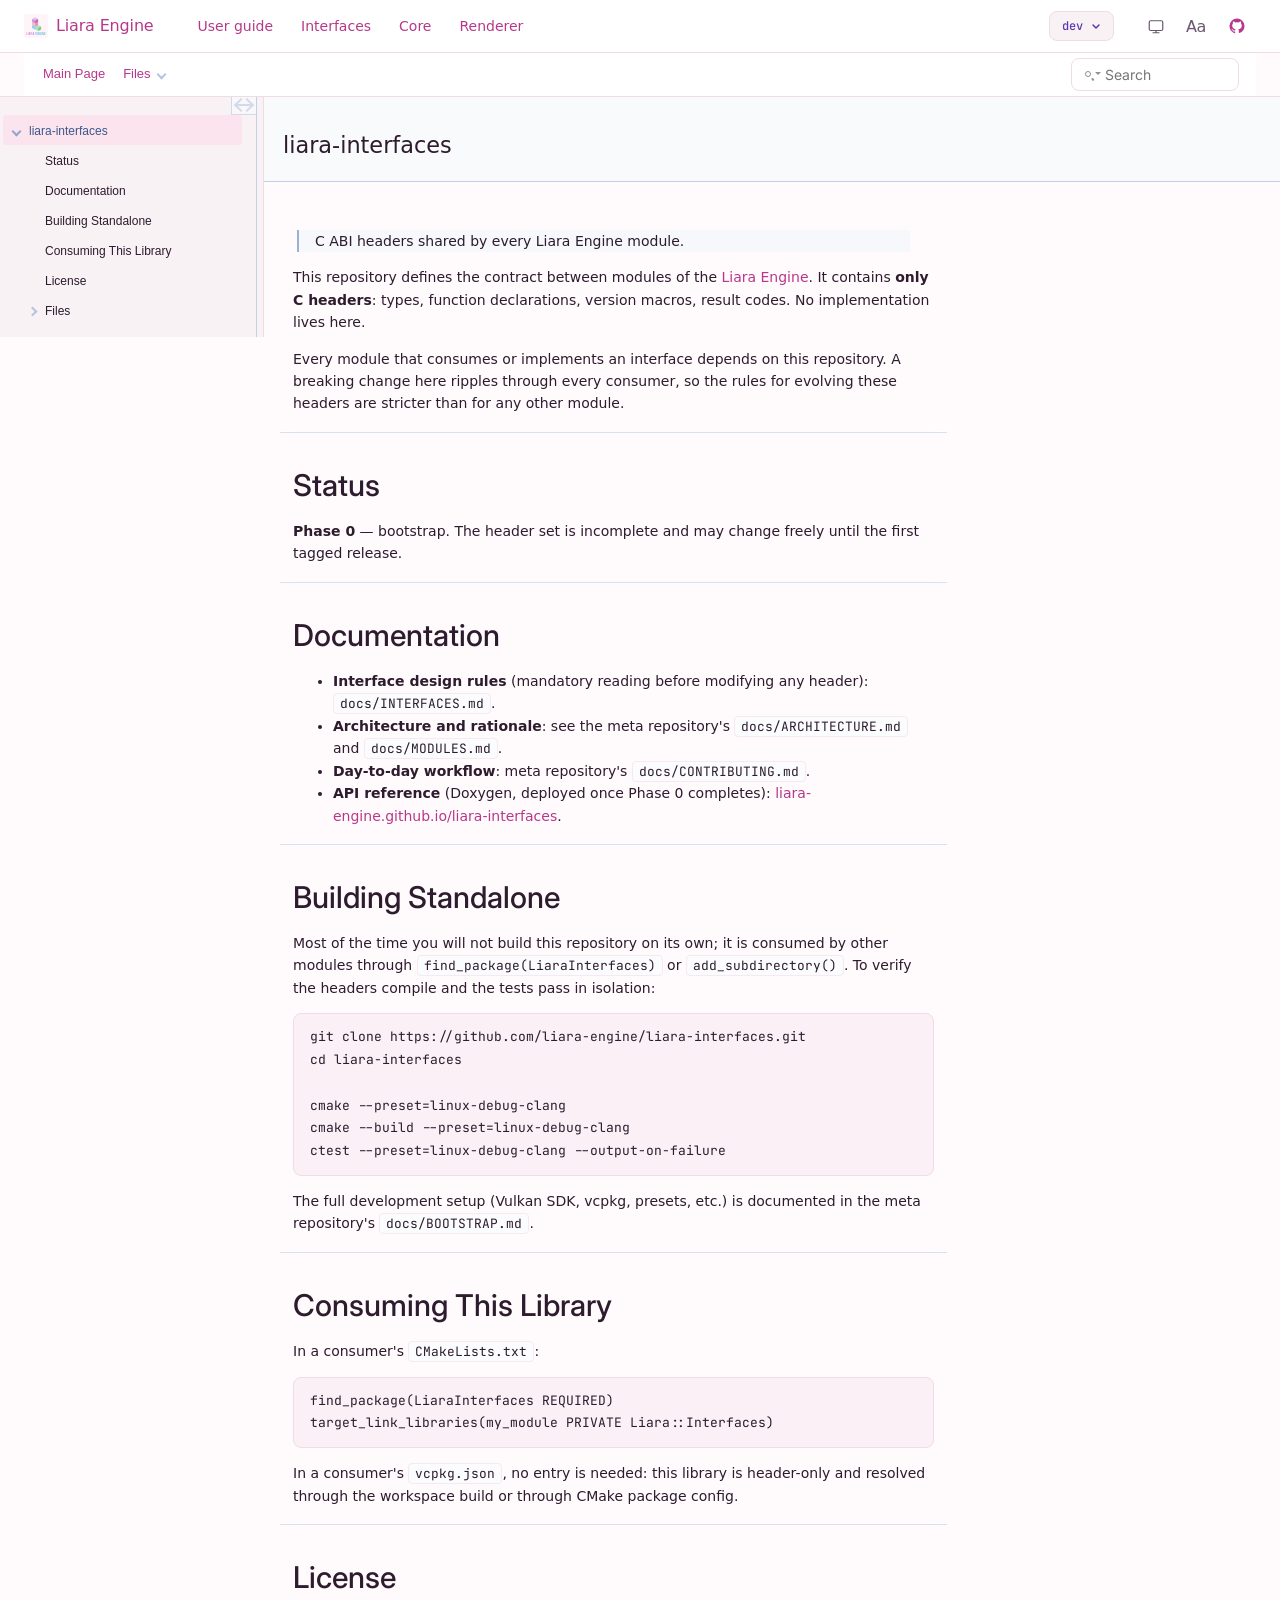
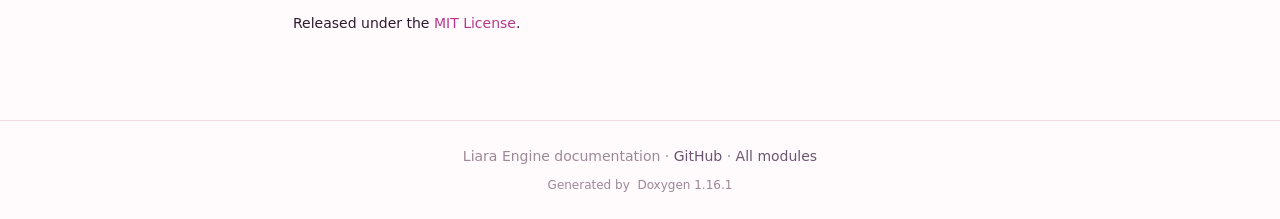
<file: dev/html/index.html>
<!--
    Liara Engine — Doxygen header template
    This template replaces Doxygen's default <head> + opening of <body>.
    Doxygen substitutes special tokens like liara-interfaces, , <link href="navtree.css" rel="stylesheet" type="text/css"/>
<script type="text/javascript" src="navtreedata.js"></script>
<script type="text/javascript" src="navtree.js"></script>
<script type="text/javascript" src="cookie.js"></script>
    when generating each page; do not remove or rename these.
-->
<!DOCTYPE html>
<html xmlns="http://www.w3.org/1999/xhtml" lang="en-US">
<head>
    <meta charset="UTF-8"/>
    <meta http-equiv="X-UA-Compatible" content="IE=9"/>
    <meta name="generator" content="Doxygen 1.16.1"/>
    <meta name="viewport" content="width=device-width, initial-scale=1"/>
    <title>liara-interfaces: liara-interfaces</title>
    <!-- Fonts: Inter for sans, JetBrains Mono for code, OpenDyslexic for a11y -->
    <link rel="preconnect" href="https://fonts.googleapis.com">
    <link rel="preconnect" href="https://fonts.gstatic.com" crossorigin>
    <link rel="stylesheet" href="https://fonts.googleapis.com/css2?family=Inter:wght@400;500;700&family=JetBrains+Mono:wght@400;500&display=swap">
    <link rel="stylesheet" href="https://fonts.cdnfonts.com/css/open-dyslexic">
    <!-- jQuery (required by Doxygen scripts) -->
    <script src="jquery.js"></script>
    <!-- Doxygen's own stylesheets, kept for layout fundamentals we override below -->
    <link href="navtree.css" rel="stylesheet" type="text/css"/>
<script type="text/javascript" src="navtreedata.js"></script>
<script type="text/javascript" src="navtree.js"></script>
<script type="text/javascript" src="cookie.js"></script>
    <link href="search/search.css" rel="stylesheet" type="text/css"/>
<script type="text/javascript" src="search/searchdata.js"></script>
<script type="text/javascript" src="search/search.js"></script>
    <link href="tabs.css" rel="stylesheet" type="text/css"/>
    <link href="doxygen.css" rel="stylesheet" type="text/css"/>
    <link rel="icon" type="image/x-icon" href="../favicon.ico">
    <!-- Liara design system, applied AFTER Doxygen's own CSS so we can override -->
    <link rel="stylesheet" href="design-tokens.css">
    <link rel="stylesheet" href="navbar.css">
    <link rel="stylesheet" href="doxygen-custom.css">
    <link href="design-tokens.css" rel="stylesheet" type="text/css"/>
<link href="navbar.css" rel="stylesheet" type="text/css"/>
<link href="doxygen-custom.css" rel="stylesheet" type="text/css"/>
    <!-- Apply theme/a11y prefs synchronously to prevent flash -->
    <script>
        (function () {
            try {
                const t = localStorage.getItem("liara-theme");
                if (t === "light" || t === "dark") {
                    document.documentElement.setAttribute("data-liara-theme", t);
                }
                if (localStorage.getItem("liara-a11y-dyslexia") === "true") {
                    document.documentElement.setAttribute("data-liara-a11y-dyslexia", "true");
                }
            } catch (e) { /* localStorage unavailable, fall back to defaults */ }
        })();
    </script>
    <script defer src="navbar.js"></script>
</head>
<body>
<!--
    Shared navbar. The fragment below mirrors docs-shared/navbar/navbar.html.
    TODO: Generate this part in CI instead of maintaining two separate files with identical content.
-->
<nav id="liara-navbar" class="liara-navbar" aria-label="Documentation navigation">
    <div class="liara-navbar__inner">
        <a class="liara-navbar__brand" href="https://liara-engine.github.io/" aria-label="Liara Engine home">
            <img class="liara-navbar__logo" src="../logo.svg" alt="" aria-hidden="true" width="24" height="24"/>
            <span class="liara-navbar__brand-name">Liara Engine</span>
        </a>
        <ul class="liara-navbar__modules" role="list">
            <li><a class="liara-navbar__module" data-liara-module="user" href="https://liara-engine.github.io/user/dev/">User guide</a></li>
            <li><a class="liara-navbar__module" data-liara-module="interfaces" href="https://liara-engine.github.io/liara-interfaces/dev/">Interfaces</a></li>
            <li><a class="liara-navbar__module" data-liara-module="core" href="https://liara-engine.github.io/liara-core/dev/">Core</a></li>
            <li><a class="liara-navbar__module" data-liara-module="renderer" href="https://liara-engine.github.io/liara-renderer/dev/">Renderer</a></li>
        </ul>
        <div class="liara-navbar__spacer"></div>
        <div class="liara-navbar__version">
            <button class="liara-navbar__version-trigger" type="button"
                    aria-haspopup="listbox" aria-expanded="false"
                    aria-label="Switch documentation version">
                <span class="liara-navbar__version-label" data-liara-version-label>dev</span>
                <svg class="liara-navbar__version-caret" width="10" height="10" viewBox="0 0 10 10" aria-hidden="true">
                    <path d="M2 4l3 3 3-3" stroke="currentColor" stroke-width="1.5" fill="none" stroke-linecap="round" stroke-linejoin="round"/>
                </svg>
            </button>
            <ul class="liara-navbar__version-menu" role="listbox" data-liara-version-menu hidden></ul>
        </div>
        <div class="liara-navbar__actions">
            <button class="liara-navbar__action" type="button" data-liara-theme-toggle aria-label="Toggle color theme" title="Toggle color theme">
                <svg class="liara-navbar__icon liara-navbar__icon--system" width="18" height="18" viewBox="0 0 24 24" aria-hidden="true"><rect x="3" y="5" width="18" height="13" rx="2" stroke="currentColor" stroke-width="1.6" fill="none"/><path d="M8 21h8M12 18v3" stroke="currentColor" stroke-width="1.6" stroke-linecap="round"/></svg>
                <svg class="liara-navbar__icon liara-navbar__icon--light" width="18" height="18" viewBox="0 0 24 24" aria-hidden="true"><circle cx="12" cy="12" r="4" stroke="currentColor" stroke-width="1.6" fill="none"/><path d="M12 3v2M12 19v2M3 12h2M19 12h2M5.6 5.6l1.4 1.4M17 17l1.4 1.4M5.6 18.4l1.4-1.4M17 7l1.4-1.4" stroke="currentColor" stroke-width="1.6" stroke-linecap="round"/></svg>
                <svg class="liara-navbar__icon liara-navbar__icon--dark" width="18" height="18" viewBox="0 0 24 24" aria-hidden="true"><path d="M21 12.8A9 9 0 1 1 11.2 3a7 7 0 0 0 9.8 9.8z" stroke="currentColor" stroke-width="1.6" fill="none" stroke-linejoin="round"/></svg>
            </button>
            <button class="liara-navbar__action liara-navbar__action--text" type="button" data-liara-a11y-toggle aria-label="Toggle dyslexia-friendly mode" aria-pressed="false" title="Dyslexia-friendly mode">
                <span aria-hidden="true">Aa</span>
            </button>
            <a class="liara-navbar__action" data-liara-github href="https://github.com/liara-engine/liara" aria-label="View on GitHub" title="View on GitHub" target="_blank" rel="noopener">
                <svg class="liara-navbar__icon" width="18" height="18" viewBox="0 0 24 24" aria-hidden="true"><path fill="currentColor" d="M12 2A10 10 0 0 0 2 12c0 4.42 2.87 8.17 6.84 9.5.5.09.66-.22.66-.48v-1.7c-2.78.6-3.37-1.34-3.37-1.34-.45-1.16-1.11-1.47-1.11-1.47-.91-.62.07-.6.07-.6 1 .07 1.53 1.03 1.53 1.03.89 1.53 2.34 1.09 2.91.83.09-.65.35-1.09.63-1.34-2.22-.25-4.55-1.11-4.55-4.94 0-1.09.39-1.98 1.03-2.68-.1-.25-.45-1.27.1-2.65 0 0 .84-.27 2.75 1.02a9.5 9.5 0 0 1 5 0c1.91-1.29 2.75-1.02 2.75-1.02.55 1.38.2 2.4.1 2.65.64.7 1.03 1.59 1.03 2.68 0 3.84-2.34 4.69-4.57 4.94.36.31.68.92.68 1.85V21c0 .27.16.58.67.48A10 10 0 0 0 22 12 10 10 0 0 0 12 2z"/></svg>
            </a>
        </div>
        <button class="liara-navbar__menu-toggle" type="button" data-liara-menu-toggle aria-label="Open menu" aria-expanded="false">
            <span class="liara-navbar__menu-toggle-bar"></span>
            <span class="liara-navbar__menu-toggle-bar"></span>
            <span class="liara-navbar__menu-toggle-bar"></span>
        </button>
    </div>
</nav>
<!--
    Doxygen-generated content begins here. The wrapper div lets us scope our
    custom CSS without touching Doxygen's own structure.
-->
<div id="top" class="liara-doxygen">
    <!-- Generated by -->
<!-- Generated by Doxygen 1.16.1 -->
<script type="text/javascript">
var searchBox = new SearchBox("searchBox", "search/",'.html');
</script>
<script type="text/javascript">
$(function() { codefold.init(); });
</script>
<script type="text/javascript" src="menudata.js"></script>
<script type="text/javascript" src="menu.js"></script>
<script type="text/javascript">
$(function() {
  initMenu('',true,false,'search.php','Search',true);
  $(function() { init_search(); });
});
</script>
<div id="main-nav"></div>
</div><!-- top -->
<div id="side-nav" class="ui-resizable side-nav-resizable">
  <div id="nav-tree">
    <div id="nav-tree-contents">
      <div id="nav-sync" class="sync"></div>
    </div>
  </div>
  <div id="splitbar" style="-moz-user-select:none;" 
       class="ui-resizable-handle">
  </div>
</div>
<script type="text/javascript">
$(function(){initNavTree('index.html','',''); });
</script>
<div id="container">
<div id="doc-content">
<!-- window showing the filter options -->
<div id="MSearchSelectWindow"
     onmouseover="return searchBox.OnSearchSelectShow()"
     onmouseout="return searchBox.OnSearchSelectHide()"
     onkeydown="return searchBox.OnSearchSelectKey(event)">
</div>

<!-- iframe showing the search results (closed by default) -->
<div id="MSearchResultsWindow">
<div id="MSearchResults">
<div class="SRPage">
<div id="SRIndex">
<div id="SRResults"></div>
<div class="SRStatus" id="Loading">Loading...</div>
<div class="SRStatus" id="Searching">Searching...</div>
<div class="SRStatus" id="NoMatches">No Matches</div>
</div>
</div>
</div>
</div>

<div><div class="header">
  <div class="headertitle"><div class="title">liara-interfaces </div></div>
</div><!--header-->
<div class="contents">
<div class="textblock"><p><a class="anchor" id="md_README"></a></p>
<blockquote class="doxtable">
<p>C ABI headers shared by every Liara Engine module. </p>
</blockquote>
<p>This repository defines the contract between modules of the <a href="https://github.com/liara-engine/liara">Liara Engine</a>. It contains <b>only C headers</b>: types, function declarations, version macros, result codes. No implementation lives here.</p>
<p>Every module that consumes or implements an interface depends on this repository. A breaking change here ripples through every consumer, so the rules for evolving these headers are stricter than for any other module.</p>
<hr  />
<h1 class="doxsection"><a class="anchor" id="autotoc_md2"></a>
Status</h1>
<p><b>Phase 0</b> — bootstrap. The header set is incomplete and may change freely until the first tagged release.</p>
<hr  />
<h1 class="doxsection"><a class="anchor" id="autotoc_md4"></a>
Documentation</h1>
<ul>
<li><b>Interface design rules</b> (mandatory reading before modifying any header): <span class="tt">docs/INTERFACES.md</span>.</li>
<li><b>Architecture and rationale</b>: see the meta repository's <a href="https://github.com/liara-engine/liara/blob/main/docs/ARCHITECTURE.md"><span class="tt">docs/ARCHITECTURE.md</span></a> and <a href="https://github.com/liara-engine/liara/blob/main/docs/MODULES.md"><span class="tt">docs/MODULES.md</span></a>.</li>
<li><b>Day-to-day workflow</b>: meta repository's <a href="https://github.com/liara-engine/liara/blob/main/docs/CONTRIBUTING.md"><span class="tt">docs/CONTRIBUTING.md</span></a>.</li>
<li><b>API reference</b> (Doxygen, deployed once Phase 0 completes): <a href="https://liara-engine.github.io/liara-interfaces">liara-engine.github.io/liara-interfaces</a>.</li>
</ul>
<hr  />
<h1 class="doxsection"><a class="anchor" id="autotoc_md6"></a>
Building Standalone</h1>
<p>Most of the time you will not build this repository on its own; it is consumed by other modules through <span class="tt">find_package(LiaraInterfaces)</span> or <span class="tt">add_subdirectory()</span>. To verify the headers compile and the tests pass in isolation:</p>
<div class="fragment"><div class="line">git clone https://github.com/liara-engine/liara-interfaces.git</div>
<div class="line">cd liara-interfaces</div>
<div class="line"> </div>
<div class="line">cmake --preset=linux-debug-clang</div>
<div class="line">cmake --build --preset=linux-debug-clang</div>
<div class="line">ctest --preset=linux-debug-clang --output-on-failure</div>
</div><!-- fragment --><p>The full development setup (Vulkan SDK, vcpkg, presets, etc.) is documented in the meta repository's <a href="https://github.com/liara-engine/liara/blob/main/docs/BOOTSTRAP.md"><span class="tt">docs/BOOTSTRAP.md</span></a>.</p>
<hr  />
<h1 class="doxsection"><a class="anchor" id="autotoc_md8"></a>
Consuming This Library</h1>
<p>In a consumer's <span class="tt">CMakeLists.txt</span>:</p>
<div class="fragment"><div class="line">find_package(LiaraInterfaces REQUIRED)</div>
<div class="line">target_link_libraries(my_module PRIVATE Liara::Interfaces)</div>
</div><!-- fragment --><p>In a consumer's <span class="tt">vcpkg.json</span>, no entry is needed: this library is header-only and resolved through the workspace build or through CMake package config.</p>
<hr  />
<h1 class="doxsection"><a class="anchor" id="autotoc_md10"></a>
License</h1>
<p>Released under the <a href="./LICENSE">MIT License</a>. </p>
</div></div><!-- PageDoc -->
<a href="doxygen_crawl.html"></a>
</div><!-- contents -->
</div><!-- doc-content -->
</div><!-- container -->
<!--
    Liara Engine — Doxygen footer template
    Closes the wrapper started in header.html and adds a discreet footer
    line. Doxygen substitutes Generated by and <span class="datetime"></span> for the
    "Generated on ... by Doxygen" line.
-->
</div><!-- /#top.liara-doxygen -->
<footer class="liara-doxygen-footer">
    <div class="liara-doxygen-footer__inner">
        <p class="liara-doxygen-footer__line">
            Liara Engine documentation &middot;
            <a href="https://github.com/liara-engine">GitHub</a> &middot;
            <a href="https://liara-engine.github.io/">All modules</a>
        </p>
        <p class="liara-doxygen-footer__generated">
            Generated by &nbsp;Doxygen 1.16.1
        </p>
    </div>
</footer>
</body>
</html>
</file>
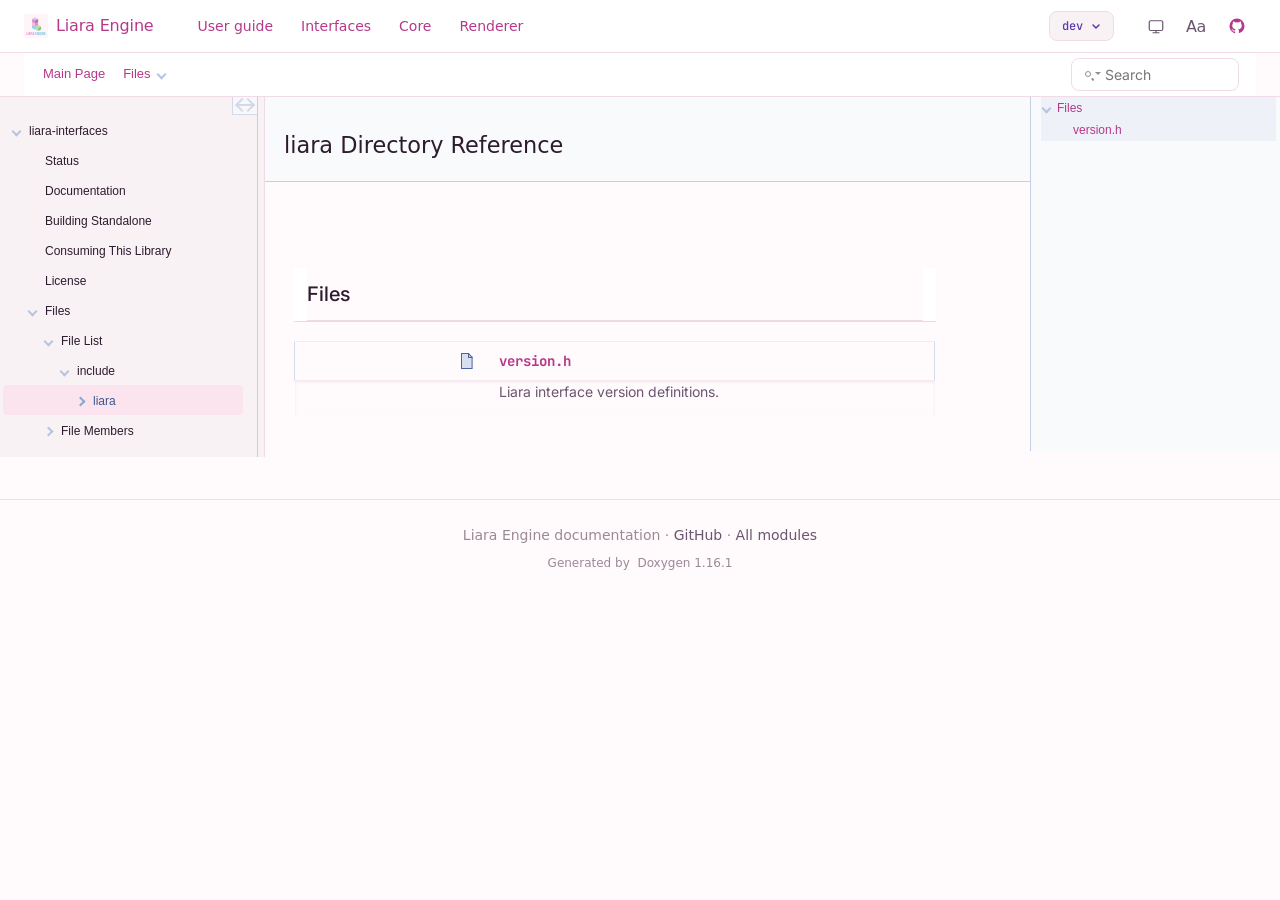
<file: dev/html/dir_285aa40730b2df8f5cd48498b8604c92.html>
<!--
    Liara Engine — Doxygen header template
    This template replaces Doxygen's default <head> + opening of <body>.
    Doxygen substitutes special tokens like include/liara Directory Reference, , <link href="navtree.css" rel="stylesheet" type="text/css"/>
<script type="text/javascript" src="navtreedata.js"></script>
<script type="text/javascript" src="navtree.js"></script>
<script type="text/javascript" src="cookie.js"></script>
    when generating each page; do not remove or rename these.
-->
<!DOCTYPE html>
<html xmlns="http://www.w3.org/1999/xhtml" lang="en-US">
<head>
    <meta charset="UTF-8"/>
    <meta http-equiv="X-UA-Compatible" content="IE=9"/>
    <meta name="generator" content="Doxygen 1.16.1"/>
    <meta name="viewport" content="width=device-width, initial-scale=1"/>
    <title>liara-interfaces: include/liara Directory Reference</title>
    <!-- Fonts: Inter for sans, JetBrains Mono for code, OpenDyslexic for a11y -->
    <link rel="preconnect" href="https://fonts.googleapis.com">
    <link rel="preconnect" href="https://fonts.gstatic.com" crossorigin>
    <link rel="stylesheet" href="https://fonts.googleapis.com/css2?family=Inter:wght@400;500;700&family=JetBrains+Mono:wght@400;500&display=swap">
    <link rel="stylesheet" href="https://fonts.cdnfonts.com/css/open-dyslexic">
    <!-- jQuery (required by Doxygen scripts) -->
    <script src="jquery.js"></script>
    <!-- Doxygen's own stylesheets, kept for layout fundamentals we override below -->
    <link href="navtree.css" rel="stylesheet" type="text/css"/>
<script type="text/javascript" src="navtreedata.js"></script>
<script type="text/javascript" src="navtree.js"></script>
<script type="text/javascript" src="cookie.js"></script>
    <link href="search/search.css" rel="stylesheet" type="text/css"/>
<script type="text/javascript" src="search/searchdata.js"></script>
<script type="text/javascript" src="search/search.js"></script>
    <link href="tabs.css" rel="stylesheet" type="text/css"/>
    <link href="doxygen.css" rel="stylesheet" type="text/css"/>
    <link rel="icon" type="image/x-icon" href="../favicon.ico">
    <!-- Liara design system, applied AFTER Doxygen's own CSS so we can override -->
    <link rel="stylesheet" href="design-tokens.css">
    <link rel="stylesheet" href="navbar.css">
    <link rel="stylesheet" href="doxygen-custom.css">
    <link href="design-tokens.css" rel="stylesheet" type="text/css"/>
<link href="navbar.css" rel="stylesheet" type="text/css"/>
<link href="doxygen-custom.css" rel="stylesheet" type="text/css"/>
    <!-- Apply theme/a11y prefs synchronously to prevent flash -->
    <script>
        (function () {
            try {
                const t = localStorage.getItem("liara-theme");
                if (t === "light" || t === "dark") {
                    document.documentElement.setAttribute("data-liara-theme", t);
                }
                if (localStorage.getItem("liara-a11y-dyslexia") === "true") {
                    document.documentElement.setAttribute("data-liara-a11y-dyslexia", "true");
                }
            } catch (e) { /* localStorage unavailable, fall back to defaults */ }
        })();
    </script>
    <script defer src="navbar.js"></script>
</head>
<body>
<!--
    Shared navbar. The fragment below mirrors docs-shared/navbar/navbar.html.
    TODO: Generate this part in CI instead of maintaining two separate files with identical content.
-->
<nav id="liara-navbar" class="liara-navbar" aria-label="Documentation navigation">
    <div class="liara-navbar__inner">
        <a class="liara-navbar__brand" href="https://liara-engine.github.io/" aria-label="Liara Engine home">
            <img class="liara-navbar__logo" src="../logo.svg" alt="" aria-hidden="true" width="24" height="24"/>
            <span class="liara-navbar__brand-name">Liara Engine</span>
        </a>
        <ul class="liara-navbar__modules" role="list">
            <li><a class="liara-navbar__module" data-liara-module="user" href="https://liara-engine.github.io/user/dev/">User guide</a></li>
            <li><a class="liara-navbar__module" data-liara-module="interfaces" href="https://liara-engine.github.io/liara-interfaces/dev/">Interfaces</a></li>
            <li><a class="liara-navbar__module" data-liara-module="core" href="https://liara-engine.github.io/liara-core/dev/">Core</a></li>
            <li><a class="liara-navbar__module" data-liara-module="renderer" href="https://liara-engine.github.io/liara-renderer/dev/">Renderer</a></li>
        </ul>
        <div class="liara-navbar__spacer"></div>
        <div class="liara-navbar__version">
            <button class="liara-navbar__version-trigger" type="button"
                    aria-haspopup="listbox" aria-expanded="false"
                    aria-label="Switch documentation version">
                <span class="liara-navbar__version-label" data-liara-version-label>dev</span>
                <svg class="liara-navbar__version-caret" width="10" height="10" viewBox="0 0 10 10" aria-hidden="true">
                    <path d="M2 4l3 3 3-3" stroke="currentColor" stroke-width="1.5" fill="none" stroke-linecap="round" stroke-linejoin="round"/>
                </svg>
            </button>
            <ul class="liara-navbar__version-menu" role="listbox" data-liara-version-menu hidden></ul>
        </div>
        <div class="liara-navbar__actions">
            <button class="liara-navbar__action" type="button" data-liara-theme-toggle aria-label="Toggle color theme" title="Toggle color theme">
                <svg class="liara-navbar__icon liara-navbar__icon--system" width="18" height="18" viewBox="0 0 24 24" aria-hidden="true"><rect x="3" y="5" width="18" height="13" rx="2" stroke="currentColor" stroke-width="1.6" fill="none"/><path d="M8 21h8M12 18v3" stroke="currentColor" stroke-width="1.6" stroke-linecap="round"/></svg>
                <svg class="liara-navbar__icon liara-navbar__icon--light" width="18" height="18" viewBox="0 0 24 24" aria-hidden="true"><circle cx="12" cy="12" r="4" stroke="currentColor" stroke-width="1.6" fill="none"/><path d="M12 3v2M12 19v2M3 12h2M19 12h2M5.6 5.6l1.4 1.4M17 17l1.4 1.4M5.6 18.4l1.4-1.4M17 7l1.4-1.4" stroke="currentColor" stroke-width="1.6" stroke-linecap="round"/></svg>
                <svg class="liara-navbar__icon liara-navbar__icon--dark" width="18" height="18" viewBox="0 0 24 24" aria-hidden="true"><path d="M21 12.8A9 9 0 1 1 11.2 3a7 7 0 0 0 9.8 9.8z" stroke="currentColor" stroke-width="1.6" fill="none" stroke-linejoin="round"/></svg>
            </button>
            <button class="liara-navbar__action liara-navbar__action--text" type="button" data-liara-a11y-toggle aria-label="Toggle dyslexia-friendly mode" aria-pressed="false" title="Dyslexia-friendly mode">
                <span aria-hidden="true">Aa</span>
            </button>
            <a class="liara-navbar__action" data-liara-github href="https://github.com/liara-engine/liara" aria-label="View on GitHub" title="View on GitHub" target="_blank" rel="noopener">
                <svg class="liara-navbar__icon" width="18" height="18" viewBox="0 0 24 24" aria-hidden="true"><path fill="currentColor" d="M12 2A10 10 0 0 0 2 12c0 4.42 2.87 8.17 6.84 9.5.5.09.66-.22.66-.48v-1.7c-2.78.6-3.37-1.34-3.37-1.34-.45-1.16-1.11-1.47-1.11-1.47-.91-.62.07-.6.07-.6 1 .07 1.53 1.03 1.53 1.03.89 1.53 2.34 1.09 2.91.83.09-.65.35-1.09.63-1.34-2.22-.25-4.55-1.11-4.55-4.94 0-1.09.39-1.98 1.03-2.68-.1-.25-.45-1.27.1-2.65 0 0 .84-.27 2.75 1.02a9.5 9.5 0 0 1 5 0c1.91-1.29 2.75-1.02 2.75-1.02.55 1.38.2 2.4.1 2.65.64.7 1.03 1.59 1.03 2.68 0 3.84-2.34 4.69-4.57 4.94.36.31.68.92.68 1.85V21c0 .27.16.58.67.48A10 10 0 0 0 22 12 10 10 0 0 0 12 2z"/></svg>
            </a>
        </div>
        <button class="liara-navbar__menu-toggle" type="button" data-liara-menu-toggle aria-label="Open menu" aria-expanded="false">
            <span class="liara-navbar__menu-toggle-bar"></span>
            <span class="liara-navbar__menu-toggle-bar"></span>
            <span class="liara-navbar__menu-toggle-bar"></span>
        </button>
    </div>
</nav>
<!--
    Doxygen-generated content begins here. The wrapper div lets us scope our
    custom CSS without touching Doxygen's own structure.
-->
<div id="top" class="liara-doxygen">
    <!-- Generated by -->
<!-- Generated by Doxygen 1.16.1 -->
<script type="text/javascript">
var searchBox = new SearchBox("searchBox", "search/",'.html');
</script>
<script type="text/javascript">
$(function() { codefold.init(); });
</script>
<script type="text/javascript" src="menudata.js"></script>
<script type="text/javascript" src="menu.js"></script>
<script type="text/javascript">
$(function() {
  initMenu('',true,false,'search.php','Search',true);
  $(function() { init_search(); });
});
</script>
<div id="main-nav"></div>
</div><!-- top -->
<div id="side-nav" class="ui-resizable side-nav-resizable">
  <div id="nav-tree">
    <div id="nav-tree-contents">
      <div id="nav-sync" class="sync"></div>
    </div>
  </div>
  <div id="splitbar" style="-moz-user-select:none;" 
       class="ui-resizable-handle">
  </div>
</div>
<script type="text/javascript">
$(function(){initNavTree('dir_285aa40730b2df8f5cd48498b8604c92.html','',''); });
</script>
<div id="container">
<div id="doc-content">
<!-- window showing the filter options -->
<div id="MSearchSelectWindow"
     onmouseover="return searchBox.OnSearchSelectShow()"
     onmouseout="return searchBox.OnSearchSelectHide()"
     onkeydown="return searchBox.OnSearchSelectKey(event)">
</div>

<!-- iframe showing the search results (closed by default) -->
<div id="MSearchResultsWindow">
<div id="MSearchResults">
<div class="SRPage">
<div id="SRIndex">
<div id="SRResults"></div>
<div class="SRStatus" id="Loading">Loading...</div>
<div class="SRStatus" id="Searching">Searching...</div>
<div class="SRStatus" id="NoMatches">No Matches</div>
</div>
</div>
</div>
</div>

<div class="header">
  <div class="headertitle"><div class="title">liara Directory Reference</div></div>
</div><!--header-->
<div class="contents">
<table class="memberdecls">
<tr class="heading"><td colspan="2"><h2 id="header-files" class="groupheader"><a id="files" name="files"></a>
Files</h2></td></tr>
<tr class="memitem:version_2Eh" id="r_version_2Eh"><td class="memItemLeft"><a href="version_8h_source.html"><span class="icondoc"><div class="doc-icon"></div></span></a>&#160;</td><td class="memItemRight"><a class="el" href="version_8h.html">version.h</a></td></tr>
<tr class="memdesc:version_8h"><td class="mdescLeft">&#160;</td><td class="mdescRight">Liara interface version definitions. <br /></td></tr>
</table>
</div><!-- contents -->
</div><!-- doc-content -->
<div id="page-nav" class="page-nav-panel">
<div id="page-nav-resize-handle"></div>
<div id="page-nav-tree">
<div id="page-nav-contents">
</div><!-- page-nav-contents -->
</div><!-- page-nav-tree -->
</div><!-- page-nav -->
</div><!-- container -->
<!--
    Liara Engine — Doxygen footer template
    Closes the wrapper started in header.html and adds a discreet footer
    line. Doxygen substitutes Generated by and <span class="datetime"></span> for the
    "Generated on ... by Doxygen" line.
-->
</div><!-- /#top.liara-doxygen -->
<footer class="liara-doxygen-footer">
    <div class="liara-doxygen-footer__inner">
        <p class="liara-doxygen-footer__line">
            Liara Engine documentation &middot;
            <a href="https://github.com/liara-engine">GitHub</a> &middot;
            <a href="https://liara-engine.github.io/">All modules</a>
        </p>
        <p class="liara-doxygen-footer__generated">
            Generated by &nbsp;Doxygen 1.16.1
        </p>
    </div>
</footer>
</body>
</html>
</file>
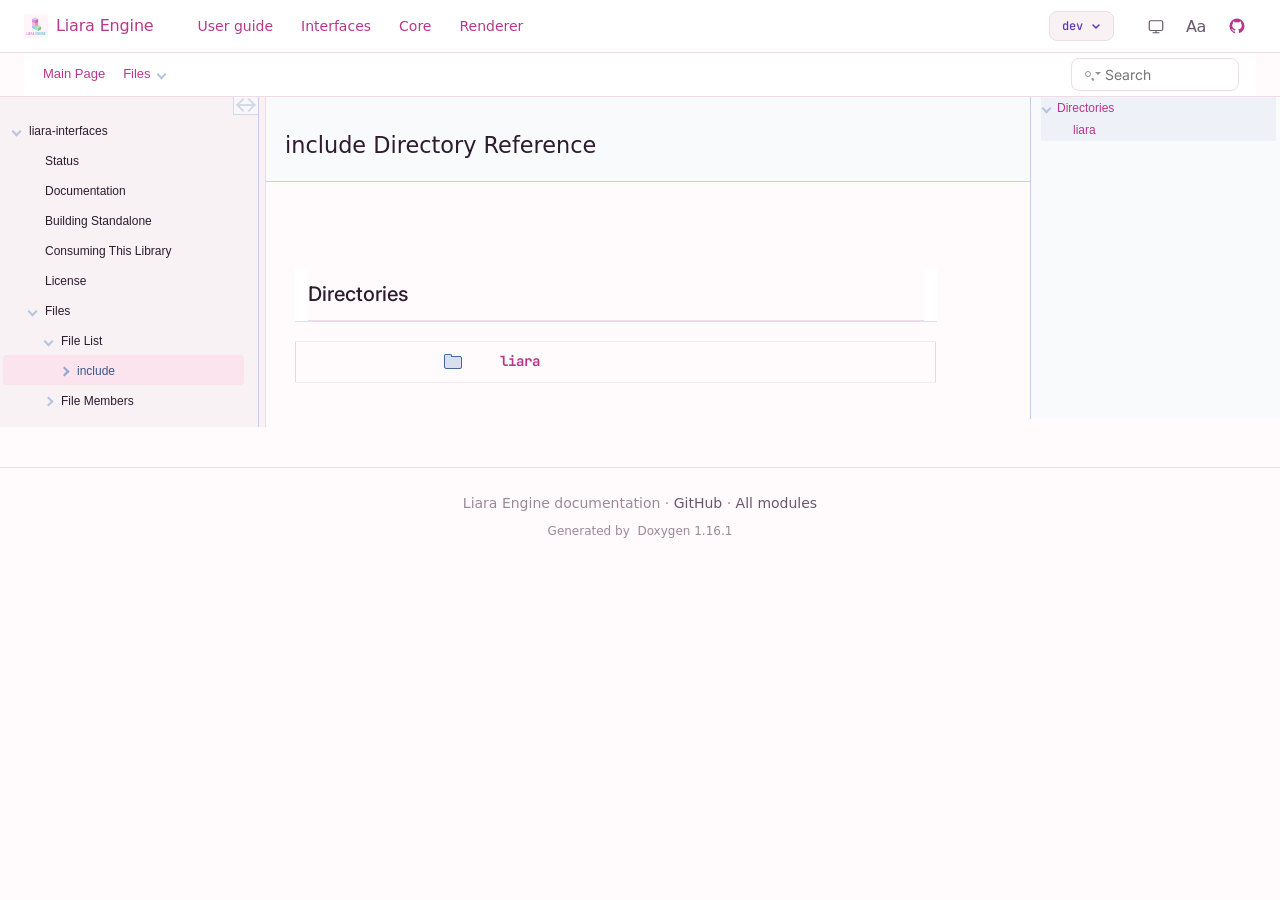
<file: dev/html/dir_d44c64559bbebec7f509842c48db8b23.html>
<!--
    Liara Engine — Doxygen header template
    This template replaces Doxygen's default <head> + opening of <body>.
    Doxygen substitutes special tokens like include Directory Reference, , <link href="navtree.css" rel="stylesheet" type="text/css"/>
<script type="text/javascript" src="navtreedata.js"></script>
<script type="text/javascript" src="navtree.js"></script>
<script type="text/javascript" src="cookie.js"></script>
    when generating each page; do not remove or rename these.
-->
<!DOCTYPE html>
<html xmlns="http://www.w3.org/1999/xhtml" lang="en-US">
<head>
    <meta charset="UTF-8"/>
    <meta http-equiv="X-UA-Compatible" content="IE=9"/>
    <meta name="generator" content="Doxygen 1.16.1"/>
    <meta name="viewport" content="width=device-width, initial-scale=1"/>
    <title>liara-interfaces: include Directory Reference</title>
    <!-- Fonts: Inter for sans, JetBrains Mono for code, OpenDyslexic for a11y -->
    <link rel="preconnect" href="https://fonts.googleapis.com">
    <link rel="preconnect" href="https://fonts.gstatic.com" crossorigin>
    <link rel="stylesheet" href="https://fonts.googleapis.com/css2?family=Inter:wght@400;500;700&family=JetBrains+Mono:wght@400;500&display=swap">
    <link rel="stylesheet" href="https://fonts.cdnfonts.com/css/open-dyslexic">
    <!-- jQuery (required by Doxygen scripts) -->
    <script src="jquery.js"></script>
    <!-- Doxygen's own stylesheets, kept for layout fundamentals we override below -->
    <link href="navtree.css" rel="stylesheet" type="text/css"/>
<script type="text/javascript" src="navtreedata.js"></script>
<script type="text/javascript" src="navtree.js"></script>
<script type="text/javascript" src="cookie.js"></script>
    <link href="search/search.css" rel="stylesheet" type="text/css"/>
<script type="text/javascript" src="search/searchdata.js"></script>
<script type="text/javascript" src="search/search.js"></script>
    <link href="tabs.css" rel="stylesheet" type="text/css"/>
    <link href="doxygen.css" rel="stylesheet" type="text/css"/>
    <link rel="icon" type="image/x-icon" href="../favicon.ico">
    <!-- Liara design system, applied AFTER Doxygen's own CSS so we can override -->
    <link rel="stylesheet" href="design-tokens.css">
    <link rel="stylesheet" href="navbar.css">
    <link rel="stylesheet" href="doxygen-custom.css">
    <link href="design-tokens.css" rel="stylesheet" type="text/css"/>
<link href="navbar.css" rel="stylesheet" type="text/css"/>
<link href="doxygen-custom.css" rel="stylesheet" type="text/css"/>
    <!-- Apply theme/a11y prefs synchronously to prevent flash -->
    <script>
        (function () {
            try {
                const t = localStorage.getItem("liara-theme");
                if (t === "light" || t === "dark") {
                    document.documentElement.setAttribute("data-liara-theme", t);
                }
                if (localStorage.getItem("liara-a11y-dyslexia") === "true") {
                    document.documentElement.setAttribute("data-liara-a11y-dyslexia", "true");
                }
            } catch (e) { /* localStorage unavailable, fall back to defaults */ }
        })();
    </script>
    <script defer src="navbar.js"></script>
</head>
<body>
<!--
    Shared navbar. The fragment below mirrors docs-shared/navbar/navbar.html.
    TODO: Generate this part in CI instead of maintaining two separate files with identical content.
-->
<nav id="liara-navbar" class="liara-navbar" aria-label="Documentation navigation">
    <div class="liara-navbar__inner">
        <a class="liara-navbar__brand" href="https://liara-engine.github.io/" aria-label="Liara Engine home">
            <img class="liara-navbar__logo" src="../logo.svg" alt="" aria-hidden="true" width="24" height="24"/>
            <span class="liara-navbar__brand-name">Liara Engine</span>
        </a>
        <ul class="liara-navbar__modules" role="list">
            <li><a class="liara-navbar__module" data-liara-module="user" href="https://liara-engine.github.io/user/dev/">User guide</a></li>
            <li><a class="liara-navbar__module" data-liara-module="interfaces" href="https://liara-engine.github.io/liara-interfaces/dev/">Interfaces</a></li>
            <li><a class="liara-navbar__module" data-liara-module="core" href="https://liara-engine.github.io/liara-core/dev/">Core</a></li>
            <li><a class="liara-navbar__module" data-liara-module="renderer" href="https://liara-engine.github.io/liara-renderer/dev/">Renderer</a></li>
        </ul>
        <div class="liara-navbar__spacer"></div>
        <div class="liara-navbar__version">
            <button class="liara-navbar__version-trigger" type="button"
                    aria-haspopup="listbox" aria-expanded="false"
                    aria-label="Switch documentation version">
                <span class="liara-navbar__version-label" data-liara-version-label>dev</span>
                <svg class="liara-navbar__version-caret" width="10" height="10" viewBox="0 0 10 10" aria-hidden="true">
                    <path d="M2 4l3 3 3-3" stroke="currentColor" stroke-width="1.5" fill="none" stroke-linecap="round" stroke-linejoin="round"/>
                </svg>
            </button>
            <ul class="liara-navbar__version-menu" role="listbox" data-liara-version-menu hidden></ul>
        </div>
        <div class="liara-navbar__actions">
            <button class="liara-navbar__action" type="button" data-liara-theme-toggle aria-label="Toggle color theme" title="Toggle color theme">
                <svg class="liara-navbar__icon liara-navbar__icon--system" width="18" height="18" viewBox="0 0 24 24" aria-hidden="true"><rect x="3" y="5" width="18" height="13" rx="2" stroke="currentColor" stroke-width="1.6" fill="none"/><path d="M8 21h8M12 18v3" stroke="currentColor" stroke-width="1.6" stroke-linecap="round"/></svg>
                <svg class="liara-navbar__icon liara-navbar__icon--light" width="18" height="18" viewBox="0 0 24 24" aria-hidden="true"><circle cx="12" cy="12" r="4" stroke="currentColor" stroke-width="1.6" fill="none"/><path d="M12 3v2M12 19v2M3 12h2M19 12h2M5.6 5.6l1.4 1.4M17 17l1.4 1.4M5.6 18.4l1.4-1.4M17 7l1.4-1.4" stroke="currentColor" stroke-width="1.6" stroke-linecap="round"/></svg>
                <svg class="liara-navbar__icon liara-navbar__icon--dark" width="18" height="18" viewBox="0 0 24 24" aria-hidden="true"><path d="M21 12.8A9 9 0 1 1 11.2 3a7 7 0 0 0 9.8 9.8z" stroke="currentColor" stroke-width="1.6" fill="none" stroke-linejoin="round"/></svg>
            </button>
            <button class="liara-navbar__action liara-navbar__action--text" type="button" data-liara-a11y-toggle aria-label="Toggle dyslexia-friendly mode" aria-pressed="false" title="Dyslexia-friendly mode">
                <span aria-hidden="true">Aa</span>
            </button>
            <a class="liara-navbar__action" data-liara-github href="https://github.com/liara-engine/liara" aria-label="View on GitHub" title="View on GitHub" target="_blank" rel="noopener">
                <svg class="liara-navbar__icon" width="18" height="18" viewBox="0 0 24 24" aria-hidden="true"><path fill="currentColor" d="M12 2A10 10 0 0 0 2 12c0 4.42 2.87 8.17 6.84 9.5.5.09.66-.22.66-.48v-1.7c-2.78.6-3.37-1.34-3.37-1.34-.45-1.16-1.11-1.47-1.11-1.47-.91-.62.07-.6.07-.6 1 .07 1.53 1.03 1.53 1.03.89 1.53 2.34 1.09 2.91.83.09-.65.35-1.09.63-1.34-2.22-.25-4.55-1.11-4.55-4.94 0-1.09.39-1.98 1.03-2.68-.1-.25-.45-1.27.1-2.65 0 0 .84-.27 2.75 1.02a9.5 9.5 0 0 1 5 0c1.91-1.29 2.75-1.02 2.75-1.02.55 1.38.2 2.4.1 2.65.64.7 1.03 1.59 1.03 2.68 0 3.84-2.34 4.69-4.57 4.94.36.31.68.92.68 1.85V21c0 .27.16.58.67.48A10 10 0 0 0 22 12 10 10 0 0 0 12 2z"/></svg>
            </a>
        </div>
        <button class="liara-navbar__menu-toggle" type="button" data-liara-menu-toggle aria-label="Open menu" aria-expanded="false">
            <span class="liara-navbar__menu-toggle-bar"></span>
            <span class="liara-navbar__menu-toggle-bar"></span>
            <span class="liara-navbar__menu-toggle-bar"></span>
        </button>
    </div>
</nav>
<!--
    Doxygen-generated content begins here. The wrapper div lets us scope our
    custom CSS without touching Doxygen's own structure.
-->
<div id="top" class="liara-doxygen">
    <!-- Generated by -->
<!-- Generated by Doxygen 1.16.1 -->
<script type="text/javascript">
var searchBox = new SearchBox("searchBox", "search/",'.html');
</script>
<script type="text/javascript">
$(function() { codefold.init(); });
</script>
<script type="text/javascript" src="menudata.js"></script>
<script type="text/javascript" src="menu.js"></script>
<script type="text/javascript">
$(function() {
  initMenu('',true,false,'search.php','Search',true);
  $(function() { init_search(); });
});
</script>
<div id="main-nav"></div>
</div><!-- top -->
<div id="side-nav" class="ui-resizable side-nav-resizable">
  <div id="nav-tree">
    <div id="nav-tree-contents">
      <div id="nav-sync" class="sync"></div>
    </div>
  </div>
  <div id="splitbar" style="-moz-user-select:none;" 
       class="ui-resizable-handle">
  </div>
</div>
<script type="text/javascript">
$(function(){initNavTree('dir_d44c64559bbebec7f509842c48db8b23.html','',''); });
</script>
<div id="container">
<div id="doc-content">
<!-- window showing the filter options -->
<div id="MSearchSelectWindow"
     onmouseover="return searchBox.OnSearchSelectShow()"
     onmouseout="return searchBox.OnSearchSelectHide()"
     onkeydown="return searchBox.OnSearchSelectKey(event)">
</div>

<!-- iframe showing the search results (closed by default) -->
<div id="MSearchResultsWindow">
<div id="MSearchResults">
<div class="SRPage">
<div id="SRIndex">
<div id="SRResults"></div>
<div class="SRStatus" id="Loading">Loading...</div>
<div class="SRStatus" id="Searching">Searching...</div>
<div class="SRStatus" id="NoMatches">No Matches</div>
</div>
</div>
</div>
</div>

<div class="header">
  <div class="headertitle"><div class="title">include Directory Reference</div></div>
</div><!--header-->
<div class="contents">
<table class="memberdecls">
<tr class="heading"><td colspan="2"><h2 id="header-subdirs" class="groupheader"><a id="subdirs" name="subdirs"></a>
Directories</h2></td></tr>
<tr class="memitem:liara" id="r_liara"><td class="memItemLeft"><span class="iconfolder"><div class="folder-icon"></div></span>&#160;</td><td class="memItemRight"><a class="el" href="dir_285aa40730b2df8f5cd48498b8604c92.html">liara</a></td></tr>
</table>
</div><!-- contents -->
</div><!-- doc-content -->
<div id="page-nav" class="page-nav-panel">
<div id="page-nav-resize-handle"></div>
<div id="page-nav-tree">
<div id="page-nav-contents">
</div><!-- page-nav-contents -->
</div><!-- page-nav-tree -->
</div><!-- page-nav -->
</div><!-- container -->
<!--
    Liara Engine — Doxygen footer template
    Closes the wrapper started in header.html and adds a discreet footer
    line. Doxygen substitutes Generated by and <span class="datetime"></span> for the
    "Generated on ... by Doxygen" line.
-->
</div><!-- /#top.liara-doxygen -->
<footer class="liara-doxygen-footer">
    <div class="liara-doxygen-footer__inner">
        <p class="liara-doxygen-footer__line">
            Liara Engine documentation &middot;
            <a href="https://github.com/liara-engine">GitHub</a> &middot;
            <a href="https://liara-engine.github.io/">All modules</a>
        </p>
        <p class="liara-doxygen-footer__generated">
            Generated by &nbsp;Doxygen 1.16.1
        </p>
    </div>
</footer>
</body>
</html>
</file>
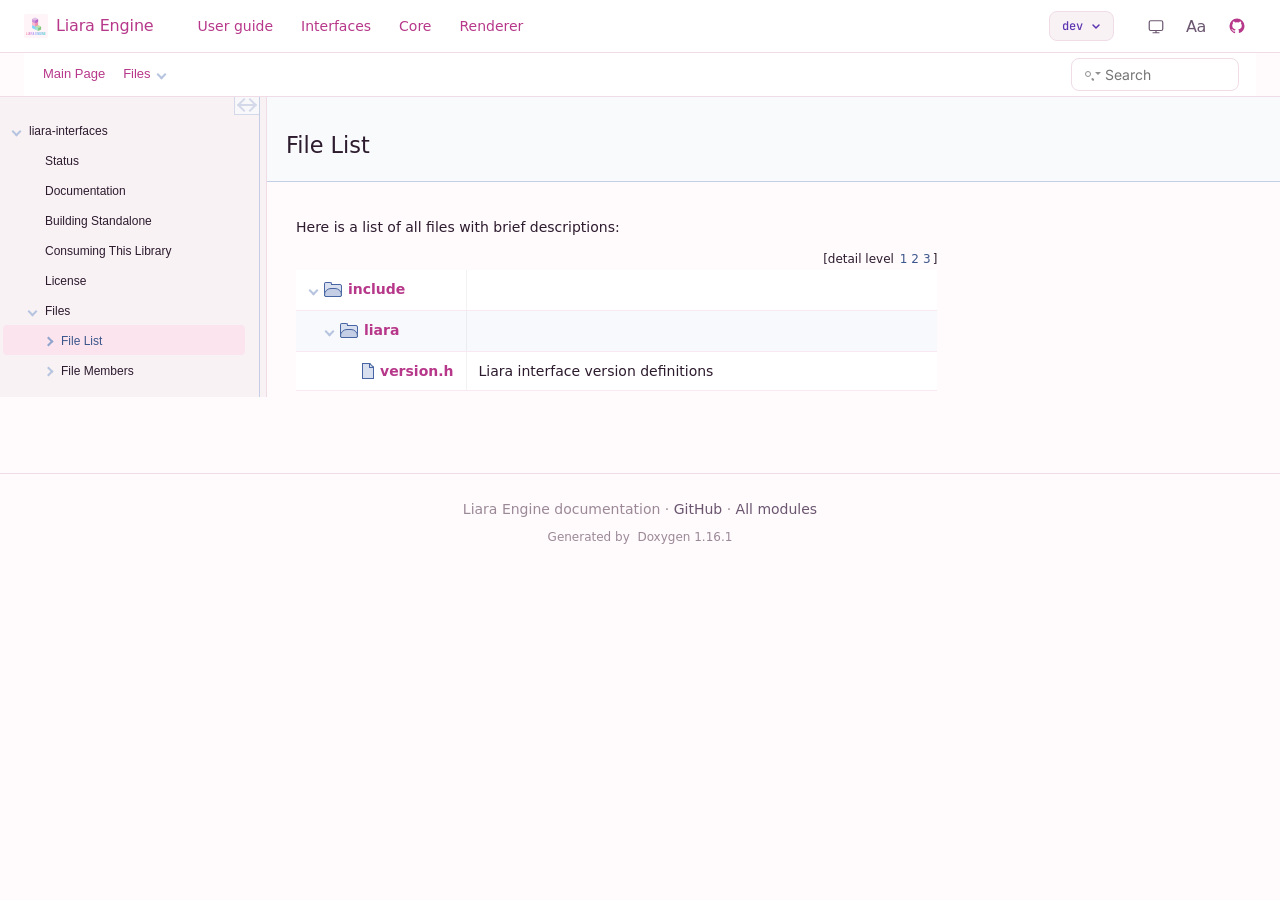
<file: dev/html/files.html>
<!--
    Liara Engine — Doxygen header template
    This template replaces Doxygen's default <head> + opening of <body>.
    Doxygen substitutes special tokens like File List, , <link href="navtree.css" rel="stylesheet" type="text/css"/>
<script type="text/javascript" src="navtreedata.js"></script>
<script type="text/javascript" src="navtree.js"></script>
<script type="text/javascript" src="cookie.js"></script>
    when generating each page; do not remove or rename these.
-->
<!DOCTYPE html>
<html xmlns="http://www.w3.org/1999/xhtml" lang="en-US">
<head>
    <meta charset="UTF-8"/>
    <meta http-equiv="X-UA-Compatible" content="IE=9"/>
    <meta name="generator" content="Doxygen 1.16.1"/>
    <meta name="viewport" content="width=device-width, initial-scale=1"/>
    <title>liara-interfaces: File List</title>
    <!-- Fonts: Inter for sans, JetBrains Mono for code, OpenDyslexic for a11y -->
    <link rel="preconnect" href="https://fonts.googleapis.com">
    <link rel="preconnect" href="https://fonts.gstatic.com" crossorigin>
    <link rel="stylesheet" href="https://fonts.googleapis.com/css2?family=Inter:wght@400;500;700&family=JetBrains+Mono:wght@400;500&display=swap">
    <link rel="stylesheet" href="https://fonts.cdnfonts.com/css/open-dyslexic">
    <!-- jQuery (required by Doxygen scripts) -->
    <script src="jquery.js"></script>
    <!-- Doxygen's own stylesheets, kept for layout fundamentals we override below -->
    <link href="navtree.css" rel="stylesheet" type="text/css"/>
<script type="text/javascript" src="navtreedata.js"></script>
<script type="text/javascript" src="navtree.js"></script>
<script type="text/javascript" src="cookie.js"></script>
    <link href="search/search.css" rel="stylesheet" type="text/css"/>
<script type="text/javascript" src="search/searchdata.js"></script>
<script type="text/javascript" src="search/search.js"></script>
    <link href="tabs.css" rel="stylesheet" type="text/css"/>
    <link href="doxygen.css" rel="stylesheet" type="text/css"/>
    <link rel="icon" type="image/x-icon" href="../favicon.ico">
    <!-- Liara design system, applied AFTER Doxygen's own CSS so we can override -->
    <link rel="stylesheet" href="design-tokens.css">
    <link rel="stylesheet" href="navbar.css">
    <link rel="stylesheet" href="doxygen-custom.css">
    <link href="design-tokens.css" rel="stylesheet" type="text/css"/>
<link href="navbar.css" rel="stylesheet" type="text/css"/>
<link href="doxygen-custom.css" rel="stylesheet" type="text/css"/>
    <!-- Apply theme/a11y prefs synchronously to prevent flash -->
    <script>
        (function () {
            try {
                const t = localStorage.getItem("liara-theme");
                if (t === "light" || t === "dark") {
                    document.documentElement.setAttribute("data-liara-theme", t);
                }
                if (localStorage.getItem("liara-a11y-dyslexia") === "true") {
                    document.documentElement.setAttribute("data-liara-a11y-dyslexia", "true");
                }
            } catch (e) { /* localStorage unavailable, fall back to defaults */ }
        })();
    </script>
    <script defer src="navbar.js"></script>
</head>
<body>
<!--
    Shared navbar. The fragment below mirrors docs-shared/navbar/navbar.html.
    TODO: Generate this part in CI instead of maintaining two separate files with identical content.
-->
<nav id="liara-navbar" class="liara-navbar" aria-label="Documentation navigation">
    <div class="liara-navbar__inner">
        <a class="liara-navbar__brand" href="https://liara-engine.github.io/" aria-label="Liara Engine home">
            <img class="liara-navbar__logo" src="../logo.svg" alt="" aria-hidden="true" width="24" height="24"/>
            <span class="liara-navbar__brand-name">Liara Engine</span>
        </a>
        <ul class="liara-navbar__modules" role="list">
            <li><a class="liara-navbar__module" data-liara-module="user" href="https://liara-engine.github.io/user/dev/">User guide</a></li>
            <li><a class="liara-navbar__module" data-liara-module="interfaces" href="https://liara-engine.github.io/liara-interfaces/dev/">Interfaces</a></li>
            <li><a class="liara-navbar__module" data-liara-module="core" href="https://liara-engine.github.io/liara-core/dev/">Core</a></li>
            <li><a class="liara-navbar__module" data-liara-module="renderer" href="https://liara-engine.github.io/liara-renderer/dev/">Renderer</a></li>
        </ul>
        <div class="liara-navbar__spacer"></div>
        <div class="liara-navbar__version">
            <button class="liara-navbar__version-trigger" type="button"
                    aria-haspopup="listbox" aria-expanded="false"
                    aria-label="Switch documentation version">
                <span class="liara-navbar__version-label" data-liara-version-label>dev</span>
                <svg class="liara-navbar__version-caret" width="10" height="10" viewBox="0 0 10 10" aria-hidden="true">
                    <path d="M2 4l3 3 3-3" stroke="currentColor" stroke-width="1.5" fill="none" stroke-linecap="round" stroke-linejoin="round"/>
                </svg>
            </button>
            <ul class="liara-navbar__version-menu" role="listbox" data-liara-version-menu hidden></ul>
        </div>
        <div class="liara-navbar__actions">
            <button class="liara-navbar__action" type="button" data-liara-theme-toggle aria-label="Toggle color theme" title="Toggle color theme">
                <svg class="liara-navbar__icon liara-navbar__icon--system" width="18" height="18" viewBox="0 0 24 24" aria-hidden="true"><rect x="3" y="5" width="18" height="13" rx="2" stroke="currentColor" stroke-width="1.6" fill="none"/><path d="M8 21h8M12 18v3" stroke="currentColor" stroke-width="1.6" stroke-linecap="round"/></svg>
                <svg class="liara-navbar__icon liara-navbar__icon--light" width="18" height="18" viewBox="0 0 24 24" aria-hidden="true"><circle cx="12" cy="12" r="4" stroke="currentColor" stroke-width="1.6" fill="none"/><path d="M12 3v2M12 19v2M3 12h2M19 12h2M5.6 5.6l1.4 1.4M17 17l1.4 1.4M5.6 18.4l1.4-1.4M17 7l1.4-1.4" stroke="currentColor" stroke-width="1.6" stroke-linecap="round"/></svg>
                <svg class="liara-navbar__icon liara-navbar__icon--dark" width="18" height="18" viewBox="0 0 24 24" aria-hidden="true"><path d="M21 12.8A9 9 0 1 1 11.2 3a7 7 0 0 0 9.8 9.8z" stroke="currentColor" stroke-width="1.6" fill="none" stroke-linejoin="round"/></svg>
            </button>
            <button class="liara-navbar__action liara-navbar__action--text" type="button" data-liara-a11y-toggle aria-label="Toggle dyslexia-friendly mode" aria-pressed="false" title="Dyslexia-friendly mode">
                <span aria-hidden="true">Aa</span>
            </button>
            <a class="liara-navbar__action" data-liara-github href="https://github.com/liara-engine/liara" aria-label="View on GitHub" title="View on GitHub" target="_blank" rel="noopener">
                <svg class="liara-navbar__icon" width="18" height="18" viewBox="0 0 24 24" aria-hidden="true"><path fill="currentColor" d="M12 2A10 10 0 0 0 2 12c0 4.42 2.87 8.17 6.84 9.5.5.09.66-.22.66-.48v-1.7c-2.78.6-3.37-1.34-3.37-1.34-.45-1.16-1.11-1.47-1.11-1.47-.91-.62.07-.6.07-.6 1 .07 1.53 1.03 1.53 1.03.89 1.53 2.34 1.09 2.91.83.09-.65.35-1.09.63-1.34-2.22-.25-4.55-1.11-4.55-4.94 0-1.09.39-1.98 1.03-2.68-.1-.25-.45-1.27.1-2.65 0 0 .84-.27 2.75 1.02a9.5 9.5 0 0 1 5 0c1.91-1.29 2.75-1.02 2.75-1.02.55 1.38.2 2.4.1 2.65.64.7 1.03 1.59 1.03 2.68 0 3.84-2.34 4.69-4.57 4.94.36.31.68.92.68 1.85V21c0 .27.16.58.67.48A10 10 0 0 0 22 12 10 10 0 0 0 12 2z"/></svg>
            </a>
        </div>
        <button class="liara-navbar__menu-toggle" type="button" data-liara-menu-toggle aria-label="Open menu" aria-expanded="false">
            <span class="liara-navbar__menu-toggle-bar"></span>
            <span class="liara-navbar__menu-toggle-bar"></span>
            <span class="liara-navbar__menu-toggle-bar"></span>
        </button>
    </div>
</nav>
<!--
    Doxygen-generated content begins here. The wrapper div lets us scope our
    custom CSS without touching Doxygen's own structure.
-->
<div id="top" class="liara-doxygen">
    <!-- Generated by -->
<!-- Generated by Doxygen 1.16.1 -->
<script type="text/javascript">
var searchBox = new SearchBox("searchBox", "search/",'.html');
</script>
<script type="text/javascript">
$(function() { codefold.init(); });
</script>
<script type="text/javascript" src="menudata.js"></script>
<script type="text/javascript" src="menu.js"></script>
<script type="text/javascript">
$(function() {
  initMenu('',true,false,'search.php','Search',true);
  $(function() { init_search(); });
});
</script>
<div id="main-nav"></div>
</div><!-- top -->
<div id="side-nav" class="ui-resizable side-nav-resizable">
  <div id="nav-tree">
    <div id="nav-tree-contents">
      <div id="nav-sync" class="sync"></div>
    </div>
  </div>
  <div id="splitbar" style="-moz-user-select:none;" 
       class="ui-resizable-handle">
  </div>
</div>
<script type="text/javascript">
$(function(){initNavTree('files.html','',''); });
</script>
<div id="container">
<div id="doc-content">
<!-- window showing the filter options -->
<div id="MSearchSelectWindow"
     onmouseover="return searchBox.OnSearchSelectShow()"
     onmouseout="return searchBox.OnSearchSelectHide()"
     onkeydown="return searchBox.OnSearchSelectKey(event)">
</div>

<!-- iframe showing the search results (closed by default) -->
<div id="MSearchResultsWindow">
<div id="MSearchResults">
<div class="SRPage">
<div id="SRIndex">
<div id="SRResults"></div>
<div class="SRStatus" id="Loading">Loading...</div>
<div class="SRStatus" id="Searching">Searching...</div>
<div class="SRStatus" id="NoMatches">No Matches</div>
</div>
</div>
</div>
</div>

<div class="header">
  <div class="headertitle"><div class="title">File List</div></div>
</div><!--header-->
<div class="contents">
<div class="textblock">Here is a list of all files with brief descriptions:</div><div class="directory">
<div class="levels">[detail level <span onclick="javascript:dynsection.toggleLevel(1);">1</span><span onclick="javascript:dynsection.toggleLevel(2);">2</span><span onclick="javascript:dynsection.toggleLevel(3);">3</span>]</div><table class="directory">
<tr id="row_0_" class="even"><td class="entry"><span style="width:0px;display:inline-block;">&#160;</span><span id="arr_0_" class="arrow" onclick="dynsection.toggleFolder('0_')"><span class="arrowhead opened"></span></span><span id="img_0_" class="iconfolder" onclick="dynsection.toggleFolder('0_')"><div class="folder-icon open"></div></span><a class="el" href="dir_d44c64559bbebec7f509842c48db8b23.html" target="_self">include</a></td><td class="desc"></td></tr>
<tr id="row_0_0_" class="odd"><td class="entry"><span style="width:16px;display:inline-block;">&#160;</span><span id="arr_0_0_" class="arrow" onclick="dynsection.toggleFolder('0_0_')"><span class="arrowhead opened"></span></span><span id="img_0_0_" class="iconfolder" onclick="dynsection.toggleFolder('0_0_')"><div class="folder-icon open"></div></span><a class="el" href="dir_285aa40730b2df8f5cd48498b8604c92.html" target="_self">liara</a></td><td class="desc"></td></tr>
<tr id="row_0_0_0_" class="even"><td class="entry"><span style="width:48px;display:inline-block;">&#160;</span><a href="version_8h_source.html"><span class="icondoc"><div class="doc-icon"></div></span></a><a class="el" href="version_8h.html" target="_self">version.h</a></td><td class="desc">Liara interface version definitions </td></tr>
</table>
</div><!-- directory -->
</div><!-- contents -->
</div><!-- doc-content -->
</div><!-- container -->
<!--
    Liara Engine — Doxygen footer template
    Closes the wrapper started in header.html and adds a discreet footer
    line. Doxygen substitutes Generated by and <span class="datetime"></span> for the
    "Generated on ... by Doxygen" line.
-->
</div><!-- /#top.liara-doxygen -->
<footer class="liara-doxygen-footer">
    <div class="liara-doxygen-footer__inner">
        <p class="liara-doxygen-footer__line">
            Liara Engine documentation &middot;
            <a href="https://github.com/liara-engine">GitHub</a> &middot;
            <a href="https://liara-engine.github.io/">All modules</a>
        </p>
        <p class="liara-doxygen-footer__generated">
            Generated by &nbsp;Doxygen 1.16.1
        </p>
    </div>
</footer>
</body>
</html>
</file>
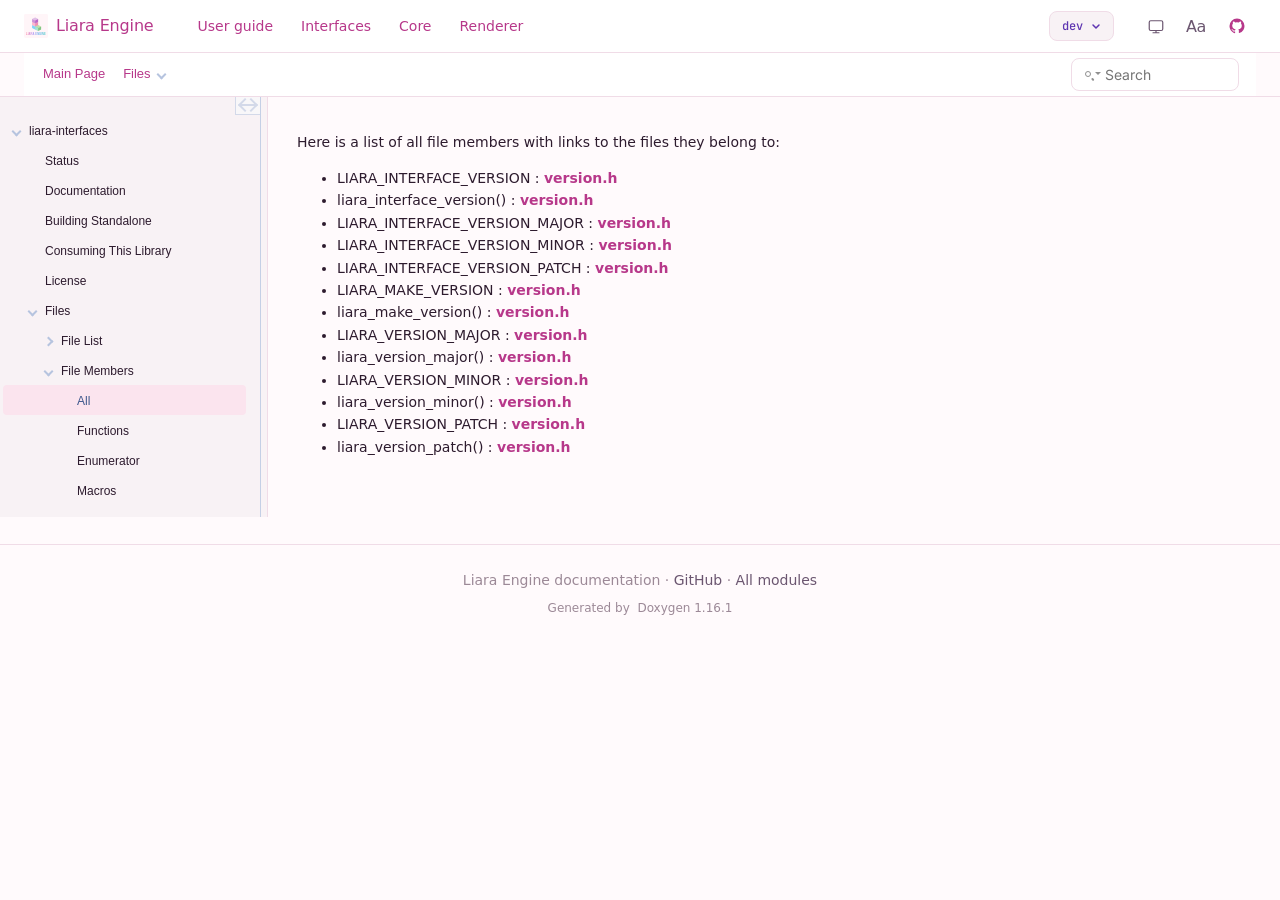
<file: dev/html/globals.html>
<!--
    Liara Engine — Doxygen header template
    This template replaces Doxygen's default <head> + opening of <body>.
    Doxygen substitutes special tokens like File Members, , <link href="navtree.css" rel="stylesheet" type="text/css"/>
<script type="text/javascript" src="navtreedata.js"></script>
<script type="text/javascript" src="navtree.js"></script>
<script type="text/javascript" src="cookie.js"></script>
    when generating each page; do not remove or rename these.
-->
<!DOCTYPE html>
<html xmlns="http://www.w3.org/1999/xhtml" lang="en-US">
<head>
    <meta charset="UTF-8"/>
    <meta http-equiv="X-UA-Compatible" content="IE=9"/>
    <meta name="generator" content="Doxygen 1.16.1"/>
    <meta name="viewport" content="width=device-width, initial-scale=1"/>
    <title>liara-interfaces: File Members</title>
    <!-- Fonts: Inter for sans, JetBrains Mono for code, OpenDyslexic for a11y -->
    <link rel="preconnect" href="https://fonts.googleapis.com">
    <link rel="preconnect" href="https://fonts.gstatic.com" crossorigin>
    <link rel="stylesheet" href="https://fonts.googleapis.com/css2?family=Inter:wght@400;500;700&family=JetBrains+Mono:wght@400;500&display=swap">
    <link rel="stylesheet" href="https://fonts.cdnfonts.com/css/open-dyslexic">
    <!-- jQuery (required by Doxygen scripts) -->
    <script src="jquery.js"></script>
    <!-- Doxygen's own stylesheets, kept for layout fundamentals we override below -->
    <link href="navtree.css" rel="stylesheet" type="text/css"/>
<script type="text/javascript" src="navtreedata.js"></script>
<script type="text/javascript" src="navtree.js"></script>
<script type="text/javascript" src="cookie.js"></script>
    <link href="search/search.css" rel="stylesheet" type="text/css"/>
<script type="text/javascript" src="search/searchdata.js"></script>
<script type="text/javascript" src="search/search.js"></script>
    <link href="tabs.css" rel="stylesheet" type="text/css"/>
    <link href="doxygen.css" rel="stylesheet" type="text/css"/>
    <link rel="icon" type="image/x-icon" href="../favicon.ico">
    <!-- Liara design system, applied AFTER Doxygen's own CSS so we can override -->
    <link rel="stylesheet" href="design-tokens.css">
    <link rel="stylesheet" href="navbar.css">
    <link rel="stylesheet" href="doxygen-custom.css">
    <link href="design-tokens.css" rel="stylesheet" type="text/css"/>
<link href="navbar.css" rel="stylesheet" type="text/css"/>
<link href="doxygen-custom.css" rel="stylesheet" type="text/css"/>
    <!-- Apply theme/a11y prefs synchronously to prevent flash -->
    <script>
        (function () {
            try {
                const t = localStorage.getItem("liara-theme");
                if (t === "light" || t === "dark") {
                    document.documentElement.setAttribute("data-liara-theme", t);
                }
                if (localStorage.getItem("liara-a11y-dyslexia") === "true") {
                    document.documentElement.setAttribute("data-liara-a11y-dyslexia", "true");
                }
            } catch (e) { /* localStorage unavailable, fall back to defaults */ }
        })();
    </script>
    <script defer src="navbar.js"></script>
</head>
<body>
<!--
    Shared navbar. The fragment below mirrors docs-shared/navbar/navbar.html.
    TODO: Generate this part in CI instead of maintaining two separate files with identical content.
-->
<nav id="liara-navbar" class="liara-navbar" aria-label="Documentation navigation">
    <div class="liara-navbar__inner">
        <a class="liara-navbar__brand" href="https://liara-engine.github.io/" aria-label="Liara Engine home">
            <img class="liara-navbar__logo" src="../logo.svg" alt="" aria-hidden="true" width="24" height="24"/>
            <span class="liara-navbar__brand-name">Liara Engine</span>
        </a>
        <ul class="liara-navbar__modules" role="list">
            <li><a class="liara-navbar__module" data-liara-module="user" href="https://liara-engine.github.io/user/dev/">User guide</a></li>
            <li><a class="liara-navbar__module" data-liara-module="interfaces" href="https://liara-engine.github.io/liara-interfaces/dev/">Interfaces</a></li>
            <li><a class="liara-navbar__module" data-liara-module="core" href="https://liara-engine.github.io/liara-core/dev/">Core</a></li>
            <li><a class="liara-navbar__module" data-liara-module="renderer" href="https://liara-engine.github.io/liara-renderer/dev/">Renderer</a></li>
        </ul>
        <div class="liara-navbar__spacer"></div>
        <div class="liara-navbar__version">
            <button class="liara-navbar__version-trigger" type="button"
                    aria-haspopup="listbox" aria-expanded="false"
                    aria-label="Switch documentation version">
                <span class="liara-navbar__version-label" data-liara-version-label>dev</span>
                <svg class="liara-navbar__version-caret" width="10" height="10" viewBox="0 0 10 10" aria-hidden="true">
                    <path d="M2 4l3 3 3-3" stroke="currentColor" stroke-width="1.5" fill="none" stroke-linecap="round" stroke-linejoin="round"/>
                </svg>
            </button>
            <ul class="liara-navbar__version-menu" role="listbox" data-liara-version-menu hidden></ul>
        </div>
        <div class="liara-navbar__actions">
            <button class="liara-navbar__action" type="button" data-liara-theme-toggle aria-label="Toggle color theme" title="Toggle color theme">
                <svg class="liara-navbar__icon liara-navbar__icon--system" width="18" height="18" viewBox="0 0 24 24" aria-hidden="true"><rect x="3" y="5" width="18" height="13" rx="2" stroke="currentColor" stroke-width="1.6" fill="none"/><path d="M8 21h8M12 18v3" stroke="currentColor" stroke-width="1.6" stroke-linecap="round"/></svg>
                <svg class="liara-navbar__icon liara-navbar__icon--light" width="18" height="18" viewBox="0 0 24 24" aria-hidden="true"><circle cx="12" cy="12" r="4" stroke="currentColor" stroke-width="1.6" fill="none"/><path d="M12 3v2M12 19v2M3 12h2M19 12h2M5.6 5.6l1.4 1.4M17 17l1.4 1.4M5.6 18.4l1.4-1.4M17 7l1.4-1.4" stroke="currentColor" stroke-width="1.6" stroke-linecap="round"/></svg>
                <svg class="liara-navbar__icon liara-navbar__icon--dark" width="18" height="18" viewBox="0 0 24 24" aria-hidden="true"><path d="M21 12.8A9 9 0 1 1 11.2 3a7 7 0 0 0 9.8 9.8z" stroke="currentColor" stroke-width="1.6" fill="none" stroke-linejoin="round"/></svg>
            </button>
            <button class="liara-navbar__action liara-navbar__action--text" type="button" data-liara-a11y-toggle aria-label="Toggle dyslexia-friendly mode" aria-pressed="false" title="Dyslexia-friendly mode">
                <span aria-hidden="true">Aa</span>
            </button>
            <a class="liara-navbar__action" data-liara-github href="https://github.com/liara-engine/liara" aria-label="View on GitHub" title="View on GitHub" target="_blank" rel="noopener">
                <svg class="liara-navbar__icon" width="18" height="18" viewBox="0 0 24 24" aria-hidden="true"><path fill="currentColor" d="M12 2A10 10 0 0 0 2 12c0 4.42 2.87 8.17 6.84 9.5.5.09.66-.22.66-.48v-1.7c-2.78.6-3.37-1.34-3.37-1.34-.45-1.16-1.11-1.47-1.11-1.47-.91-.62.07-.6.07-.6 1 .07 1.53 1.03 1.53 1.03.89 1.53 2.34 1.09 2.91.83.09-.65.35-1.09.63-1.34-2.22-.25-4.55-1.11-4.55-4.94 0-1.09.39-1.98 1.03-2.68-.1-.25-.45-1.27.1-2.65 0 0 .84-.27 2.75 1.02a9.5 9.5 0 0 1 5 0c1.91-1.29 2.75-1.02 2.75-1.02.55 1.38.2 2.4.1 2.65.64.7 1.03 1.59 1.03 2.68 0 3.84-2.34 4.69-4.57 4.94.36.31.68.92.68 1.85V21c0 .27.16.58.67.48A10 10 0 0 0 22 12 10 10 0 0 0 12 2z"/></svg>
            </a>
        </div>
        <button class="liara-navbar__menu-toggle" type="button" data-liara-menu-toggle aria-label="Open menu" aria-expanded="false">
            <span class="liara-navbar__menu-toggle-bar"></span>
            <span class="liara-navbar__menu-toggle-bar"></span>
            <span class="liara-navbar__menu-toggle-bar"></span>
        </button>
    </div>
</nav>
<!--
    Doxygen-generated content begins here. The wrapper div lets us scope our
    custom CSS without touching Doxygen's own structure.
-->
<div id="top" class="liara-doxygen">
    <!-- Generated by -->
<!-- Generated by Doxygen 1.16.1 -->
<script type="text/javascript">
var searchBox = new SearchBox("searchBox", "search/",'.html');
</script>
<script type="text/javascript">
$(function() { codefold.init(); });
</script>
<script type="text/javascript" src="menudata.js"></script>
<script type="text/javascript" src="menu.js"></script>
<script type="text/javascript">
$(function() {
  initMenu('',true,false,'search.php','Search',true);
  $(function() { init_search(); });
});
</script>
<div id="main-nav"></div>
</div><!-- top -->
<div id="side-nav" class="ui-resizable side-nav-resizable">
  <div id="nav-tree">
    <div id="nav-tree-contents">
      <div id="nav-sync" class="sync"></div>
    </div>
  </div>
  <div id="splitbar" style="-moz-user-select:none;" 
       class="ui-resizable-handle">
  </div>
</div>
<script type="text/javascript">
$(function(){initNavTree('globals.html','',''); });
</script>
<div id="container">
<div id="doc-content">
<!-- window showing the filter options -->
<div id="MSearchSelectWindow"
     onmouseover="return searchBox.OnSearchSelectShow()"
     onmouseout="return searchBox.OnSearchSelectHide()"
     onkeydown="return searchBox.OnSearchSelectKey(event)">
</div>

<!-- iframe showing the search results (closed by default) -->
<div id="MSearchResultsWindow">
<div id="MSearchResults">
<div class="SRPage">
<div id="SRIndex">
<div id="SRResults"></div>
<div class="SRStatus" id="Loading">Loading...</div>
<div class="SRStatus" id="Searching">Searching...</div>
<div class="SRStatus" id="NoMatches">No Matches</div>
</div>
</div>
</div>
</div>

<div class="contents">
<div class="textblock">Here is a list of all file members with links to the files they belong to:</div><ul>
<li>LIARA_INTERFACE_VERSION&#160;:&#160;<a class="el" href="version_8h.html#a46227cd58d447b660e126c48dd357f34">version.h</a></li>
<li>liara_interface_version()&#160;:&#160;<a class="el" href="version_8h.html#a2de37ea455a9151f5e99b5aeeaeb02f0">version.h</a></li>
<li>LIARA_INTERFACE_VERSION_MAJOR&#160;:&#160;<a class="el" href="version_8h.html#a67db7dea32af233e3ed355130f529a63a0b976c95a8649fc70fd89c4ba5af5aea">version.h</a></li>
<li>LIARA_INTERFACE_VERSION_MINOR&#160;:&#160;<a class="el" href="version_8h.html#a67db7dea32af233e3ed355130f529a63ace553b1f8c483b61e5606d96d8d9f28d">version.h</a></li>
<li>LIARA_INTERFACE_VERSION_PATCH&#160;:&#160;<a class="el" href="version_8h.html#a67db7dea32af233e3ed355130f529a63a264aee64e3165a205e0656679623466e">version.h</a></li>
<li>LIARA_MAKE_VERSION&#160;:&#160;<a class="el" href="version_8h.html#a18a41c12177f6912453296efdcce31e5">version.h</a></li>
<li>liara_make_version()&#160;:&#160;<a class="el" href="version_8h.html#af158eb4b184f50e64168b27c83325d49">version.h</a></li>
<li>LIARA_VERSION_MAJOR&#160;:&#160;<a class="el" href="version_8h.html#a84ee12d0b17960a5ce651e7b4578d8f9">version.h</a></li>
<li>liara_version_major()&#160;:&#160;<a class="el" href="version_8h.html#a0b81fe65ae6f507745ec6f593df13c02">version.h</a></li>
<li>LIARA_VERSION_MINOR&#160;:&#160;<a class="el" href="version_8h.html#abf3dccbc75ccc9cdf462ce799ad4b10c">version.h</a></li>
<li>liara_version_minor()&#160;:&#160;<a class="el" href="version_8h.html#a21022700fa739f59b0242e3a10234586">version.h</a></li>
<li>LIARA_VERSION_PATCH&#160;:&#160;<a class="el" href="version_8h.html#a667dbd4947915aa5b2169e7c6c809869">version.h</a></li>
<li>liara_version_patch()&#160;:&#160;<a class="el" href="version_8h.html#a83cc9330f9634d19aeffd69c0a9108dd">version.h</a></li>
</ul>
</div><!-- contents -->
</div><!-- doc-content -->
</div><!-- container -->
<!--
    Liara Engine — Doxygen footer template
    Closes the wrapper started in header.html and adds a discreet footer
    line. Doxygen substitutes Generated by and <span class="datetime"></span> for the
    "Generated on ... by Doxygen" line.
-->
</div><!-- /#top.liara-doxygen -->
<footer class="liara-doxygen-footer">
    <div class="liara-doxygen-footer__inner">
        <p class="liara-doxygen-footer__line">
            Liara Engine documentation &middot;
            <a href="https://github.com/liara-engine">GitHub</a> &middot;
            <a href="https://liara-engine.github.io/">All modules</a>
        </p>
        <p class="liara-doxygen-footer__generated">
            Generated by &nbsp;Doxygen 1.16.1
        </p>
    </div>
</footer>
</body>
</html>
</file>
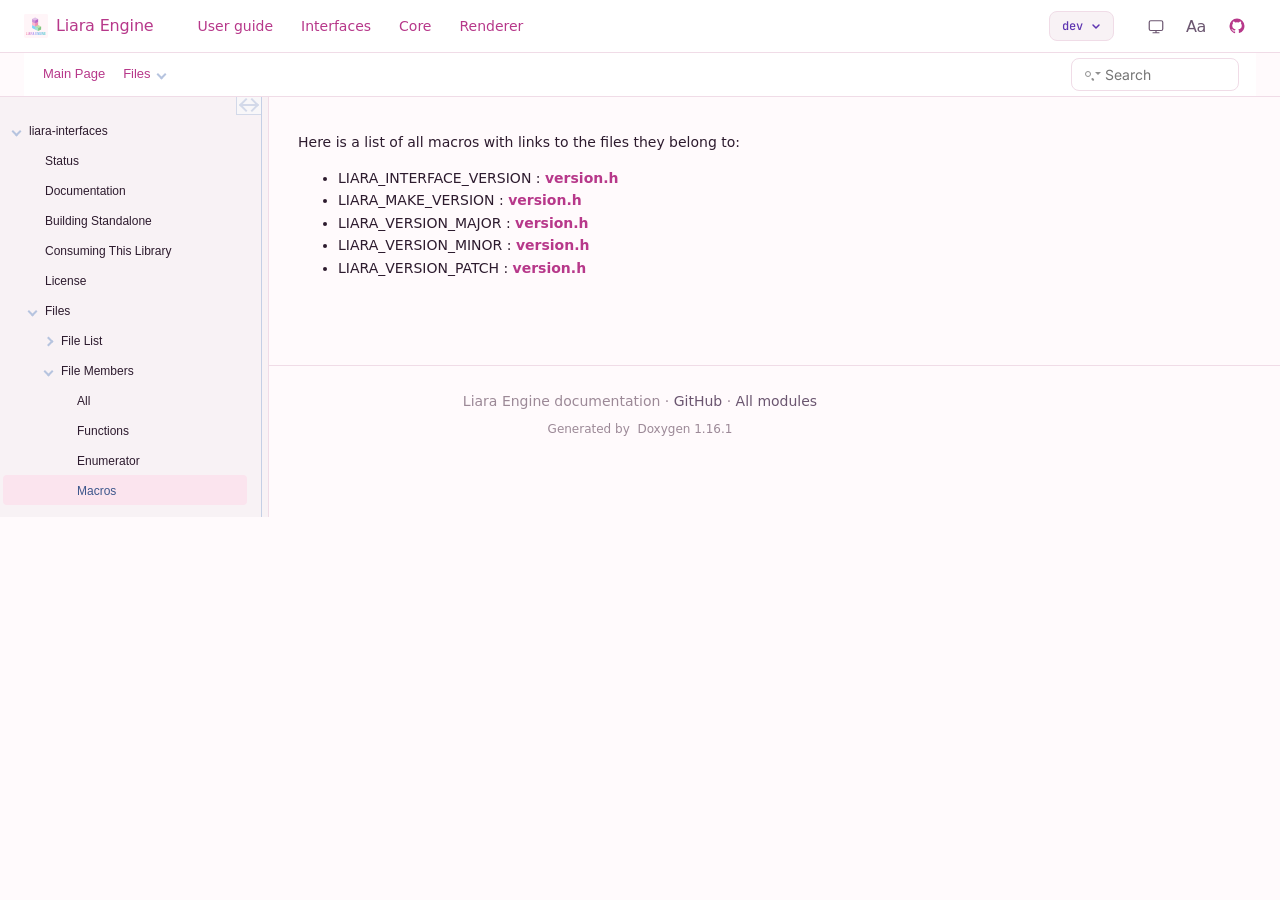
<file: dev/html/globals_defs.html>
<!--
    Liara Engine — Doxygen header template
    This template replaces Doxygen's default <head> + opening of <body>.
    Doxygen substitutes special tokens like File Members, , <link href="navtree.css" rel="stylesheet" type="text/css"/>
<script type="text/javascript" src="navtreedata.js"></script>
<script type="text/javascript" src="navtree.js"></script>
<script type="text/javascript" src="cookie.js"></script>
    when generating each page; do not remove or rename these.
-->
<!DOCTYPE html>
<html xmlns="http://www.w3.org/1999/xhtml" lang="en-US">
<head>
    <meta charset="UTF-8"/>
    <meta http-equiv="X-UA-Compatible" content="IE=9"/>
    <meta name="generator" content="Doxygen 1.16.1"/>
    <meta name="viewport" content="width=device-width, initial-scale=1"/>
    <title>liara-interfaces: File Members</title>
    <!-- Fonts: Inter for sans, JetBrains Mono for code, OpenDyslexic for a11y -->
    <link rel="preconnect" href="https://fonts.googleapis.com">
    <link rel="preconnect" href="https://fonts.gstatic.com" crossorigin>
    <link rel="stylesheet" href="https://fonts.googleapis.com/css2?family=Inter:wght@400;500;700&family=JetBrains+Mono:wght@400;500&display=swap">
    <link rel="stylesheet" href="https://fonts.cdnfonts.com/css/open-dyslexic">
    <!-- jQuery (required by Doxygen scripts) -->
    <script src="jquery.js"></script>
    <!-- Doxygen's own stylesheets, kept for layout fundamentals we override below -->
    <link href="navtree.css" rel="stylesheet" type="text/css"/>
<script type="text/javascript" src="navtreedata.js"></script>
<script type="text/javascript" src="navtree.js"></script>
<script type="text/javascript" src="cookie.js"></script>
    <link href="search/search.css" rel="stylesheet" type="text/css"/>
<script type="text/javascript" src="search/searchdata.js"></script>
<script type="text/javascript" src="search/search.js"></script>
    <link href="tabs.css" rel="stylesheet" type="text/css"/>
    <link href="doxygen.css" rel="stylesheet" type="text/css"/>
    <link rel="icon" type="image/x-icon" href="../favicon.ico">
    <!-- Liara design system, applied AFTER Doxygen's own CSS so we can override -->
    <link rel="stylesheet" href="design-tokens.css">
    <link rel="stylesheet" href="navbar.css">
    <link rel="stylesheet" href="doxygen-custom.css">
    <link href="design-tokens.css" rel="stylesheet" type="text/css"/>
<link href="navbar.css" rel="stylesheet" type="text/css"/>
<link href="doxygen-custom.css" rel="stylesheet" type="text/css"/>
    <!-- Apply theme/a11y prefs synchronously to prevent flash -->
    <script>
        (function () {
            try {
                const t = localStorage.getItem("liara-theme");
                if (t === "light" || t === "dark") {
                    document.documentElement.setAttribute("data-liara-theme", t);
                }
                if (localStorage.getItem("liara-a11y-dyslexia") === "true") {
                    document.documentElement.setAttribute("data-liara-a11y-dyslexia", "true");
                }
            } catch (e) { /* localStorage unavailable, fall back to defaults */ }
        })();
    </script>
    <script defer src="navbar.js"></script>
</head>
<body>
<!--
    Shared navbar. The fragment below mirrors docs-shared/navbar/navbar.html.
    TODO: Generate this part in CI instead of maintaining two separate files with identical content.
-->
<nav id="liara-navbar" class="liara-navbar" aria-label="Documentation navigation">
    <div class="liara-navbar__inner">
        <a class="liara-navbar__brand" href="https://liara-engine.github.io/" aria-label="Liara Engine home">
            <img class="liara-navbar__logo" src="../logo.svg" alt="" aria-hidden="true" width="24" height="24"/>
            <span class="liara-navbar__brand-name">Liara Engine</span>
        </a>
        <ul class="liara-navbar__modules" role="list">
            <li><a class="liara-navbar__module" data-liara-module="user" href="https://liara-engine.github.io/user/dev/">User guide</a></li>
            <li><a class="liara-navbar__module" data-liara-module="interfaces" href="https://liara-engine.github.io/liara-interfaces/dev/">Interfaces</a></li>
            <li><a class="liara-navbar__module" data-liara-module="core" href="https://liara-engine.github.io/liara-core/dev/">Core</a></li>
            <li><a class="liara-navbar__module" data-liara-module="renderer" href="https://liara-engine.github.io/liara-renderer/dev/">Renderer</a></li>
        </ul>
        <div class="liara-navbar__spacer"></div>
        <div class="liara-navbar__version">
            <button class="liara-navbar__version-trigger" type="button"
                    aria-haspopup="listbox" aria-expanded="false"
                    aria-label="Switch documentation version">
                <span class="liara-navbar__version-label" data-liara-version-label>dev</span>
                <svg class="liara-navbar__version-caret" width="10" height="10" viewBox="0 0 10 10" aria-hidden="true">
                    <path d="M2 4l3 3 3-3" stroke="currentColor" stroke-width="1.5" fill="none" stroke-linecap="round" stroke-linejoin="round"/>
                </svg>
            </button>
            <ul class="liara-navbar__version-menu" role="listbox" data-liara-version-menu hidden></ul>
        </div>
        <div class="liara-navbar__actions">
            <button class="liara-navbar__action" type="button" data-liara-theme-toggle aria-label="Toggle color theme" title="Toggle color theme">
                <svg class="liara-navbar__icon liara-navbar__icon--system" width="18" height="18" viewBox="0 0 24 24" aria-hidden="true"><rect x="3" y="5" width="18" height="13" rx="2" stroke="currentColor" stroke-width="1.6" fill="none"/><path d="M8 21h8M12 18v3" stroke="currentColor" stroke-width="1.6" stroke-linecap="round"/></svg>
                <svg class="liara-navbar__icon liara-navbar__icon--light" width="18" height="18" viewBox="0 0 24 24" aria-hidden="true"><circle cx="12" cy="12" r="4" stroke="currentColor" stroke-width="1.6" fill="none"/><path d="M12 3v2M12 19v2M3 12h2M19 12h2M5.6 5.6l1.4 1.4M17 17l1.4 1.4M5.6 18.4l1.4-1.4M17 7l1.4-1.4" stroke="currentColor" stroke-width="1.6" stroke-linecap="round"/></svg>
                <svg class="liara-navbar__icon liara-navbar__icon--dark" width="18" height="18" viewBox="0 0 24 24" aria-hidden="true"><path d="M21 12.8A9 9 0 1 1 11.2 3a7 7 0 0 0 9.8 9.8z" stroke="currentColor" stroke-width="1.6" fill="none" stroke-linejoin="round"/></svg>
            </button>
            <button class="liara-navbar__action liara-navbar__action--text" type="button" data-liara-a11y-toggle aria-label="Toggle dyslexia-friendly mode" aria-pressed="false" title="Dyslexia-friendly mode">
                <span aria-hidden="true">Aa</span>
            </button>
            <a class="liara-navbar__action" data-liara-github href="https://github.com/liara-engine/liara" aria-label="View on GitHub" title="View on GitHub" target="_blank" rel="noopener">
                <svg class="liara-navbar__icon" width="18" height="18" viewBox="0 0 24 24" aria-hidden="true"><path fill="currentColor" d="M12 2A10 10 0 0 0 2 12c0 4.42 2.87 8.17 6.84 9.5.5.09.66-.22.66-.48v-1.7c-2.78.6-3.37-1.34-3.37-1.34-.45-1.16-1.11-1.47-1.11-1.47-.91-.62.07-.6.07-.6 1 .07 1.53 1.03 1.53 1.03.89 1.53 2.34 1.09 2.91.83.09-.65.35-1.09.63-1.34-2.22-.25-4.55-1.11-4.55-4.94 0-1.09.39-1.98 1.03-2.68-.1-.25-.45-1.27.1-2.65 0 0 .84-.27 2.75 1.02a9.5 9.5 0 0 1 5 0c1.91-1.29 2.75-1.02 2.75-1.02.55 1.38.2 2.4.1 2.65.64.7 1.03 1.59 1.03 2.68 0 3.84-2.34 4.69-4.57 4.94.36.31.68.92.68 1.85V21c0 .27.16.58.67.48A10 10 0 0 0 22 12 10 10 0 0 0 12 2z"/></svg>
            </a>
        </div>
        <button class="liara-navbar__menu-toggle" type="button" data-liara-menu-toggle aria-label="Open menu" aria-expanded="false">
            <span class="liara-navbar__menu-toggle-bar"></span>
            <span class="liara-navbar__menu-toggle-bar"></span>
            <span class="liara-navbar__menu-toggle-bar"></span>
        </button>
    </div>
</nav>
<!--
    Doxygen-generated content begins here. The wrapper div lets us scope our
    custom CSS without touching Doxygen's own structure.
-->
<div id="top" class="liara-doxygen">
    <!-- Generated by -->
<!-- Generated by Doxygen 1.16.1 -->
<script type="text/javascript">
var searchBox = new SearchBox("searchBox", "search/",'.html');
</script>
<script type="text/javascript">
$(function() { codefold.init(); });
</script>
<script type="text/javascript" src="menudata.js"></script>
<script type="text/javascript" src="menu.js"></script>
<script type="text/javascript">
$(function() {
  initMenu('',true,false,'search.php','Search',true);
  $(function() { init_search(); });
});
</script>
<div id="main-nav"></div>
</div><!-- top -->
<div id="side-nav" class="ui-resizable side-nav-resizable">
  <div id="nav-tree">
    <div id="nav-tree-contents">
      <div id="nav-sync" class="sync"></div>
    </div>
  </div>
  <div id="splitbar" style="-moz-user-select:none;" 
       class="ui-resizable-handle">
  </div>
</div>
<script type="text/javascript">
$(function(){initNavTree('globals_defs.html','',''); });
</script>
<div id="container">
<div id="doc-content">
<!-- window showing the filter options -->
<div id="MSearchSelectWindow"
     onmouseover="return searchBox.OnSearchSelectShow()"
     onmouseout="return searchBox.OnSearchSelectHide()"
     onkeydown="return searchBox.OnSearchSelectKey(event)">
</div>

<!-- iframe showing the search results (closed by default) -->
<div id="MSearchResultsWindow">
<div id="MSearchResults">
<div class="SRPage">
<div id="SRIndex">
<div id="SRResults"></div>
<div class="SRStatus" id="Loading">Loading...</div>
<div class="SRStatus" id="Searching">Searching...</div>
<div class="SRStatus" id="NoMatches">No Matches</div>
</div>
</div>
</div>
</div>

<div class="contents">
<div class="textblock">Here is a list of all macros with links to the files they belong to:</div><ul>
<li>LIARA_INTERFACE_VERSION&#160;:&#160;<a class="el" href="version_8h.html#a46227cd58d447b660e126c48dd357f34">version.h</a></li>
<li>LIARA_MAKE_VERSION&#160;:&#160;<a class="el" href="version_8h.html#a18a41c12177f6912453296efdcce31e5">version.h</a></li>
<li>LIARA_VERSION_MAJOR&#160;:&#160;<a class="el" href="version_8h.html#a84ee12d0b17960a5ce651e7b4578d8f9">version.h</a></li>
<li>LIARA_VERSION_MINOR&#160;:&#160;<a class="el" href="version_8h.html#abf3dccbc75ccc9cdf462ce799ad4b10c">version.h</a></li>
<li>LIARA_VERSION_PATCH&#160;:&#160;<a class="el" href="version_8h.html#a667dbd4947915aa5b2169e7c6c809869">version.h</a></li>
</ul>
</div><!-- contents -->
</div><!-- doc-content -->
</div><!-- container -->
<!--
    Liara Engine — Doxygen footer template
    Closes the wrapper started in header.html and adds a discreet footer
    line. Doxygen substitutes Generated by and <span class="datetime"></span> for the
    "Generated on ... by Doxygen" line.
-->
</div><!-- /#top.liara-doxygen -->
<footer class="liara-doxygen-footer">
    <div class="liara-doxygen-footer__inner">
        <p class="liara-doxygen-footer__line">
            Liara Engine documentation &middot;
            <a href="https://github.com/liara-engine">GitHub</a> &middot;
            <a href="https://liara-engine.github.io/">All modules</a>
        </p>
        <p class="liara-doxygen-footer__generated">
            Generated by &nbsp;Doxygen 1.16.1
        </p>
    </div>
</footer>
</body>
</html>
</file>
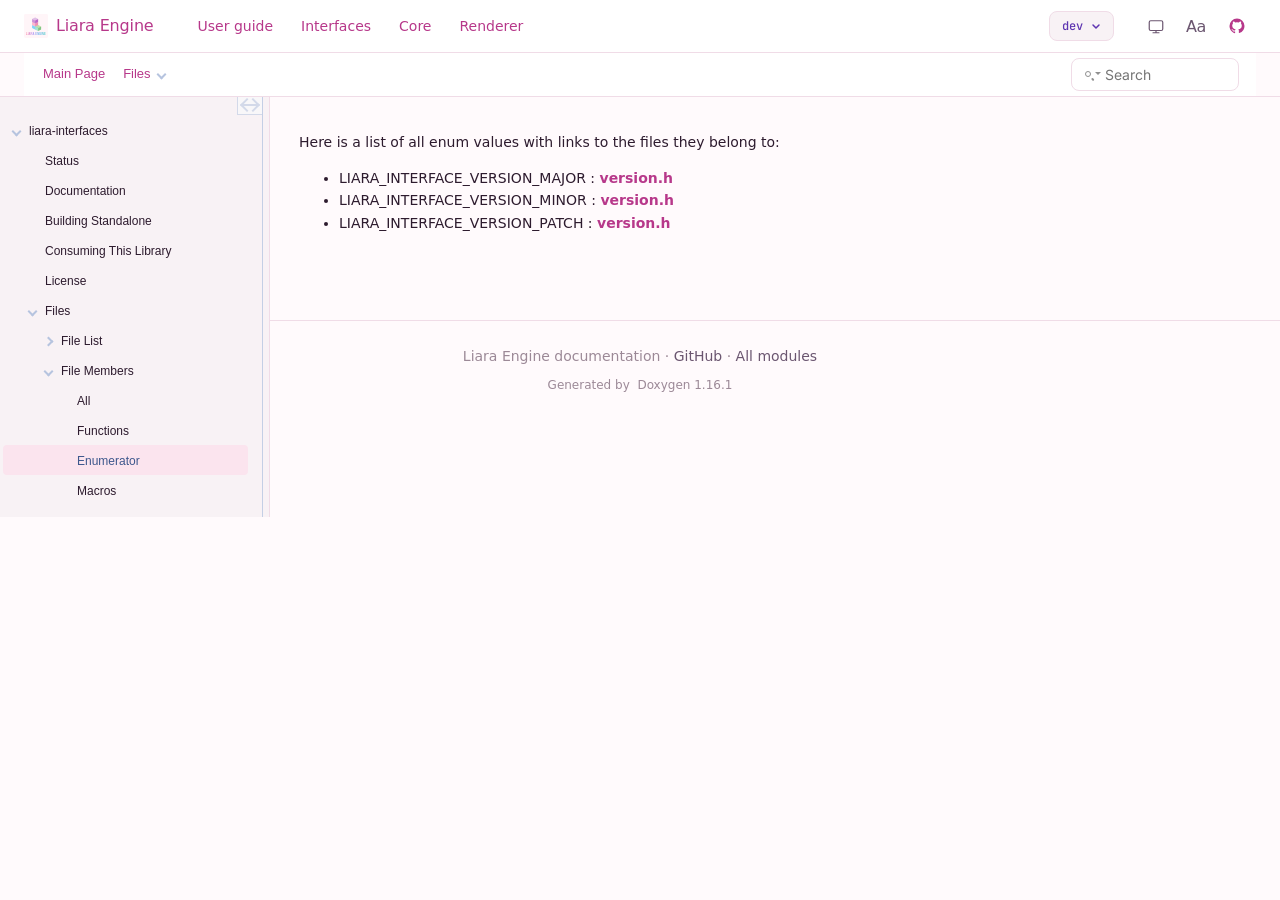
<file: dev/html/globals_eval.html>
<!--
    Liara Engine — Doxygen header template
    This template replaces Doxygen's default <head> + opening of <body>.
    Doxygen substitutes special tokens like File Members, , <link href="navtree.css" rel="stylesheet" type="text/css"/>
<script type="text/javascript" src="navtreedata.js"></script>
<script type="text/javascript" src="navtree.js"></script>
<script type="text/javascript" src="cookie.js"></script>
    when generating each page; do not remove or rename these.
-->
<!DOCTYPE html>
<html xmlns="http://www.w3.org/1999/xhtml" lang="en-US">
<head>
    <meta charset="UTF-8"/>
    <meta http-equiv="X-UA-Compatible" content="IE=9"/>
    <meta name="generator" content="Doxygen 1.16.1"/>
    <meta name="viewport" content="width=device-width, initial-scale=1"/>
    <title>liara-interfaces: File Members</title>
    <!-- Fonts: Inter for sans, JetBrains Mono for code, OpenDyslexic for a11y -->
    <link rel="preconnect" href="https://fonts.googleapis.com">
    <link rel="preconnect" href="https://fonts.gstatic.com" crossorigin>
    <link rel="stylesheet" href="https://fonts.googleapis.com/css2?family=Inter:wght@400;500;700&family=JetBrains+Mono:wght@400;500&display=swap">
    <link rel="stylesheet" href="https://fonts.cdnfonts.com/css/open-dyslexic">
    <!-- jQuery (required by Doxygen scripts) -->
    <script src="jquery.js"></script>
    <!-- Doxygen's own stylesheets, kept for layout fundamentals we override below -->
    <link href="navtree.css" rel="stylesheet" type="text/css"/>
<script type="text/javascript" src="navtreedata.js"></script>
<script type="text/javascript" src="navtree.js"></script>
<script type="text/javascript" src="cookie.js"></script>
    <link href="search/search.css" rel="stylesheet" type="text/css"/>
<script type="text/javascript" src="search/searchdata.js"></script>
<script type="text/javascript" src="search/search.js"></script>
    <link href="tabs.css" rel="stylesheet" type="text/css"/>
    <link href="doxygen.css" rel="stylesheet" type="text/css"/>
    <link rel="icon" type="image/x-icon" href="../favicon.ico">
    <!-- Liara design system, applied AFTER Doxygen's own CSS so we can override -->
    <link rel="stylesheet" href="design-tokens.css">
    <link rel="stylesheet" href="navbar.css">
    <link rel="stylesheet" href="doxygen-custom.css">
    <link href="design-tokens.css" rel="stylesheet" type="text/css"/>
<link href="navbar.css" rel="stylesheet" type="text/css"/>
<link href="doxygen-custom.css" rel="stylesheet" type="text/css"/>
    <!-- Apply theme/a11y prefs synchronously to prevent flash -->
    <script>
        (function () {
            try {
                const t = localStorage.getItem("liara-theme");
                if (t === "light" || t === "dark") {
                    document.documentElement.setAttribute("data-liara-theme", t);
                }
                if (localStorage.getItem("liara-a11y-dyslexia") === "true") {
                    document.documentElement.setAttribute("data-liara-a11y-dyslexia", "true");
                }
            } catch (e) { /* localStorage unavailable, fall back to defaults */ }
        })();
    </script>
    <script defer src="navbar.js"></script>
</head>
<body>
<!--
    Shared navbar. The fragment below mirrors docs-shared/navbar/navbar.html.
    TODO: Generate this part in CI instead of maintaining two separate files with identical content.
-->
<nav id="liara-navbar" class="liara-navbar" aria-label="Documentation navigation">
    <div class="liara-navbar__inner">
        <a class="liara-navbar__brand" href="https://liara-engine.github.io/" aria-label="Liara Engine home">
            <img class="liara-navbar__logo" src="../logo.svg" alt="" aria-hidden="true" width="24" height="24"/>
            <span class="liara-navbar__brand-name">Liara Engine</span>
        </a>
        <ul class="liara-navbar__modules" role="list">
            <li><a class="liara-navbar__module" data-liara-module="user" href="https://liara-engine.github.io/user/dev/">User guide</a></li>
            <li><a class="liara-navbar__module" data-liara-module="interfaces" href="https://liara-engine.github.io/liara-interfaces/dev/">Interfaces</a></li>
            <li><a class="liara-navbar__module" data-liara-module="core" href="https://liara-engine.github.io/liara-core/dev/">Core</a></li>
            <li><a class="liara-navbar__module" data-liara-module="renderer" href="https://liara-engine.github.io/liara-renderer/dev/">Renderer</a></li>
        </ul>
        <div class="liara-navbar__spacer"></div>
        <div class="liara-navbar__version">
            <button class="liara-navbar__version-trigger" type="button"
                    aria-haspopup="listbox" aria-expanded="false"
                    aria-label="Switch documentation version">
                <span class="liara-navbar__version-label" data-liara-version-label>dev</span>
                <svg class="liara-navbar__version-caret" width="10" height="10" viewBox="0 0 10 10" aria-hidden="true">
                    <path d="M2 4l3 3 3-3" stroke="currentColor" stroke-width="1.5" fill="none" stroke-linecap="round" stroke-linejoin="round"/>
                </svg>
            </button>
            <ul class="liara-navbar__version-menu" role="listbox" data-liara-version-menu hidden></ul>
        </div>
        <div class="liara-navbar__actions">
            <button class="liara-navbar__action" type="button" data-liara-theme-toggle aria-label="Toggle color theme" title="Toggle color theme">
                <svg class="liara-navbar__icon liara-navbar__icon--system" width="18" height="18" viewBox="0 0 24 24" aria-hidden="true"><rect x="3" y="5" width="18" height="13" rx="2" stroke="currentColor" stroke-width="1.6" fill="none"/><path d="M8 21h8M12 18v3" stroke="currentColor" stroke-width="1.6" stroke-linecap="round"/></svg>
                <svg class="liara-navbar__icon liara-navbar__icon--light" width="18" height="18" viewBox="0 0 24 24" aria-hidden="true"><circle cx="12" cy="12" r="4" stroke="currentColor" stroke-width="1.6" fill="none"/><path d="M12 3v2M12 19v2M3 12h2M19 12h2M5.6 5.6l1.4 1.4M17 17l1.4 1.4M5.6 18.4l1.4-1.4M17 7l1.4-1.4" stroke="currentColor" stroke-width="1.6" stroke-linecap="round"/></svg>
                <svg class="liara-navbar__icon liara-navbar__icon--dark" width="18" height="18" viewBox="0 0 24 24" aria-hidden="true"><path d="M21 12.8A9 9 0 1 1 11.2 3a7 7 0 0 0 9.8 9.8z" stroke="currentColor" stroke-width="1.6" fill="none" stroke-linejoin="round"/></svg>
            </button>
            <button class="liara-navbar__action liara-navbar__action--text" type="button" data-liara-a11y-toggle aria-label="Toggle dyslexia-friendly mode" aria-pressed="false" title="Dyslexia-friendly mode">
                <span aria-hidden="true">Aa</span>
            </button>
            <a class="liara-navbar__action" data-liara-github href="https://github.com/liara-engine/liara" aria-label="View on GitHub" title="View on GitHub" target="_blank" rel="noopener">
                <svg class="liara-navbar__icon" width="18" height="18" viewBox="0 0 24 24" aria-hidden="true"><path fill="currentColor" d="M12 2A10 10 0 0 0 2 12c0 4.42 2.87 8.17 6.84 9.5.5.09.66-.22.66-.48v-1.7c-2.78.6-3.37-1.34-3.37-1.34-.45-1.16-1.11-1.47-1.11-1.47-.91-.62.07-.6.07-.6 1 .07 1.53 1.03 1.53 1.03.89 1.53 2.34 1.09 2.91.83.09-.65.35-1.09.63-1.34-2.22-.25-4.55-1.11-4.55-4.94 0-1.09.39-1.98 1.03-2.68-.1-.25-.45-1.27.1-2.65 0 0 .84-.27 2.75 1.02a9.5 9.5 0 0 1 5 0c1.91-1.29 2.75-1.02 2.75-1.02.55 1.38.2 2.4.1 2.65.64.7 1.03 1.59 1.03 2.68 0 3.84-2.34 4.69-4.57 4.94.36.31.68.92.68 1.85V21c0 .27.16.58.67.48A10 10 0 0 0 22 12 10 10 0 0 0 12 2z"/></svg>
            </a>
        </div>
        <button class="liara-navbar__menu-toggle" type="button" data-liara-menu-toggle aria-label="Open menu" aria-expanded="false">
            <span class="liara-navbar__menu-toggle-bar"></span>
            <span class="liara-navbar__menu-toggle-bar"></span>
            <span class="liara-navbar__menu-toggle-bar"></span>
        </button>
    </div>
</nav>
<!--
    Doxygen-generated content begins here. The wrapper div lets us scope our
    custom CSS without touching Doxygen's own structure.
-->
<div id="top" class="liara-doxygen">
    <!-- Generated by -->
<!-- Generated by Doxygen 1.16.1 -->
<script type="text/javascript">
var searchBox = new SearchBox("searchBox", "search/",'.html');
</script>
<script type="text/javascript">
$(function() { codefold.init(); });
</script>
<script type="text/javascript" src="menudata.js"></script>
<script type="text/javascript" src="menu.js"></script>
<script type="text/javascript">
$(function() {
  initMenu('',true,false,'search.php','Search',true);
  $(function() { init_search(); });
});
</script>
<div id="main-nav"></div>
</div><!-- top -->
<div id="side-nav" class="ui-resizable side-nav-resizable">
  <div id="nav-tree">
    <div id="nav-tree-contents">
      <div id="nav-sync" class="sync"></div>
    </div>
  </div>
  <div id="splitbar" style="-moz-user-select:none;" 
       class="ui-resizable-handle">
  </div>
</div>
<script type="text/javascript">
$(function(){initNavTree('globals_eval.html','',''); });
</script>
<div id="container">
<div id="doc-content">
<!-- window showing the filter options -->
<div id="MSearchSelectWindow"
     onmouseover="return searchBox.OnSearchSelectShow()"
     onmouseout="return searchBox.OnSearchSelectHide()"
     onkeydown="return searchBox.OnSearchSelectKey(event)">
</div>

<!-- iframe showing the search results (closed by default) -->
<div id="MSearchResultsWindow">
<div id="MSearchResults">
<div class="SRPage">
<div id="SRIndex">
<div id="SRResults"></div>
<div class="SRStatus" id="Loading">Loading...</div>
<div class="SRStatus" id="Searching">Searching...</div>
<div class="SRStatus" id="NoMatches">No Matches</div>
</div>
</div>
</div>
</div>

<div class="contents">
<div class="textblock">Here is a list of all enum values with links to the files they belong to:</div><ul>
<li>LIARA_INTERFACE_VERSION_MAJOR&#160;:&#160;<a class="el" href="version_8h.html#a67db7dea32af233e3ed355130f529a63a0b976c95a8649fc70fd89c4ba5af5aea">version.h</a></li>
<li>LIARA_INTERFACE_VERSION_MINOR&#160;:&#160;<a class="el" href="version_8h.html#a67db7dea32af233e3ed355130f529a63ace553b1f8c483b61e5606d96d8d9f28d">version.h</a></li>
<li>LIARA_INTERFACE_VERSION_PATCH&#160;:&#160;<a class="el" href="version_8h.html#a67db7dea32af233e3ed355130f529a63a264aee64e3165a205e0656679623466e">version.h</a></li>
</ul>
</div><!-- contents -->
</div><!-- doc-content -->
</div><!-- container -->
<!--
    Liara Engine — Doxygen footer template
    Closes the wrapper started in header.html and adds a discreet footer
    line. Doxygen substitutes Generated by and <span class="datetime"></span> for the
    "Generated on ... by Doxygen" line.
-->
</div><!-- /#top.liara-doxygen -->
<footer class="liara-doxygen-footer">
    <div class="liara-doxygen-footer__inner">
        <p class="liara-doxygen-footer__line">
            Liara Engine documentation &middot;
            <a href="https://github.com/liara-engine">GitHub</a> &middot;
            <a href="https://liara-engine.github.io/">All modules</a>
        </p>
        <p class="liara-doxygen-footer__generated">
            Generated by &nbsp;Doxygen 1.16.1
        </p>
    </div>
</footer>
</body>
</html>
</file>
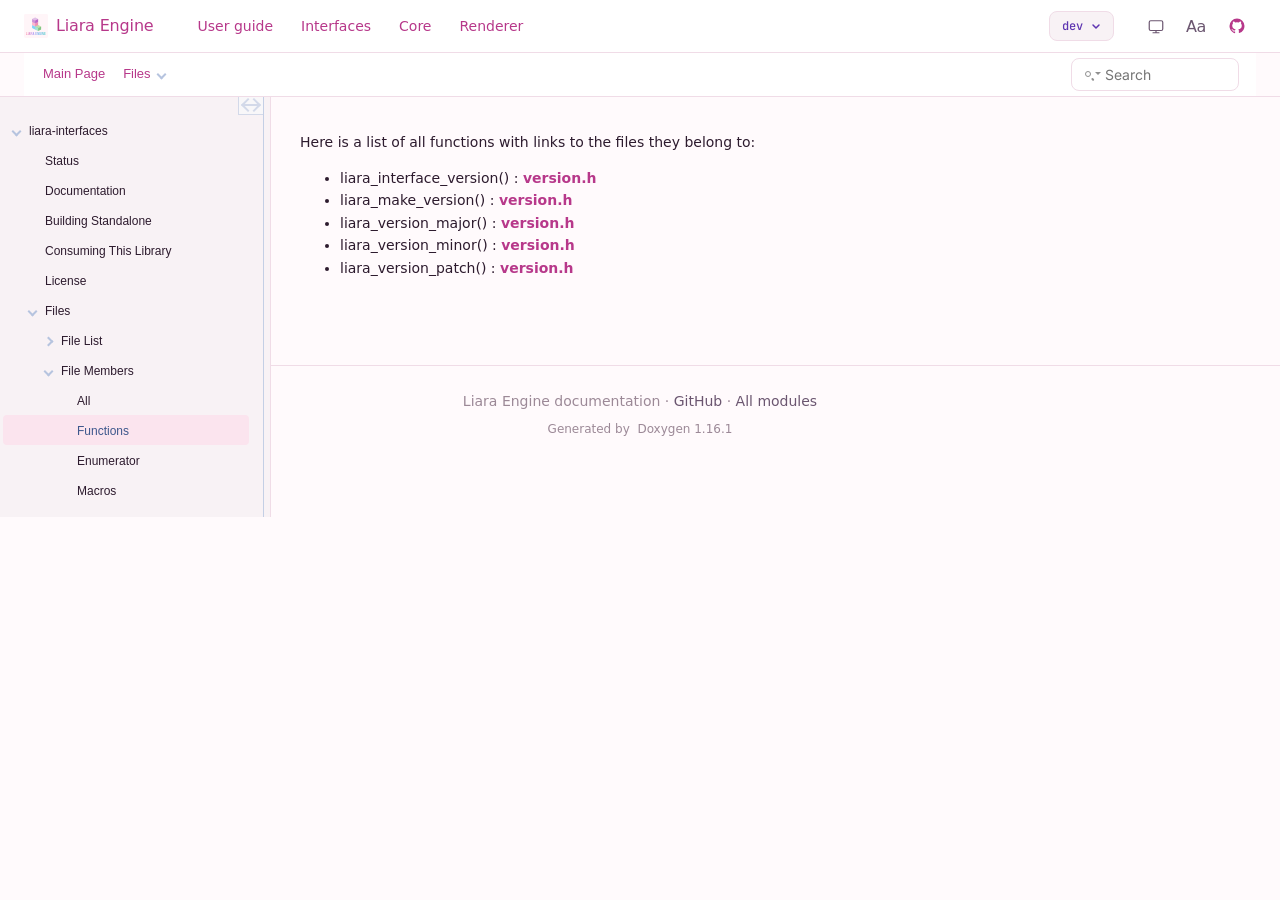
<file: dev/html/globals_func.html>
<!--
    Liara Engine — Doxygen header template
    This template replaces Doxygen's default <head> + opening of <body>.
    Doxygen substitutes special tokens like File Members, , <link href="navtree.css" rel="stylesheet" type="text/css"/>
<script type="text/javascript" src="navtreedata.js"></script>
<script type="text/javascript" src="navtree.js"></script>
<script type="text/javascript" src="cookie.js"></script>
    when generating each page; do not remove or rename these.
-->
<!DOCTYPE html>
<html xmlns="http://www.w3.org/1999/xhtml" lang="en-US">
<head>
    <meta charset="UTF-8"/>
    <meta http-equiv="X-UA-Compatible" content="IE=9"/>
    <meta name="generator" content="Doxygen 1.16.1"/>
    <meta name="viewport" content="width=device-width, initial-scale=1"/>
    <title>liara-interfaces: File Members</title>
    <!-- Fonts: Inter for sans, JetBrains Mono for code, OpenDyslexic for a11y -->
    <link rel="preconnect" href="https://fonts.googleapis.com">
    <link rel="preconnect" href="https://fonts.gstatic.com" crossorigin>
    <link rel="stylesheet" href="https://fonts.googleapis.com/css2?family=Inter:wght@400;500;700&family=JetBrains+Mono:wght@400;500&display=swap">
    <link rel="stylesheet" href="https://fonts.cdnfonts.com/css/open-dyslexic">
    <!-- jQuery (required by Doxygen scripts) -->
    <script src="jquery.js"></script>
    <!-- Doxygen's own stylesheets, kept for layout fundamentals we override below -->
    <link href="navtree.css" rel="stylesheet" type="text/css"/>
<script type="text/javascript" src="navtreedata.js"></script>
<script type="text/javascript" src="navtree.js"></script>
<script type="text/javascript" src="cookie.js"></script>
    <link href="search/search.css" rel="stylesheet" type="text/css"/>
<script type="text/javascript" src="search/searchdata.js"></script>
<script type="text/javascript" src="search/search.js"></script>
    <link href="tabs.css" rel="stylesheet" type="text/css"/>
    <link href="doxygen.css" rel="stylesheet" type="text/css"/>
    <link rel="icon" type="image/x-icon" href="../favicon.ico">
    <!-- Liara design system, applied AFTER Doxygen's own CSS so we can override -->
    <link rel="stylesheet" href="design-tokens.css">
    <link rel="stylesheet" href="navbar.css">
    <link rel="stylesheet" href="doxygen-custom.css">
    <link href="design-tokens.css" rel="stylesheet" type="text/css"/>
<link href="navbar.css" rel="stylesheet" type="text/css"/>
<link href="doxygen-custom.css" rel="stylesheet" type="text/css"/>
    <!-- Apply theme/a11y prefs synchronously to prevent flash -->
    <script>
        (function () {
            try {
                const t = localStorage.getItem("liara-theme");
                if (t === "light" || t === "dark") {
                    document.documentElement.setAttribute("data-liara-theme", t);
                }
                if (localStorage.getItem("liara-a11y-dyslexia") === "true") {
                    document.documentElement.setAttribute("data-liara-a11y-dyslexia", "true");
                }
            } catch (e) { /* localStorage unavailable, fall back to defaults */ }
        })();
    </script>
    <script defer src="navbar.js"></script>
</head>
<body>
<!--
    Shared navbar. The fragment below mirrors docs-shared/navbar/navbar.html.
    TODO: Generate this part in CI instead of maintaining two separate files with identical content.
-->
<nav id="liara-navbar" class="liara-navbar" aria-label="Documentation navigation">
    <div class="liara-navbar__inner">
        <a class="liara-navbar__brand" href="https://liara-engine.github.io/" aria-label="Liara Engine home">
            <img class="liara-navbar__logo" src="../logo.svg" alt="" aria-hidden="true" width="24" height="24"/>
            <span class="liara-navbar__brand-name">Liara Engine</span>
        </a>
        <ul class="liara-navbar__modules" role="list">
            <li><a class="liara-navbar__module" data-liara-module="user" href="https://liara-engine.github.io/user/dev/">User guide</a></li>
            <li><a class="liara-navbar__module" data-liara-module="interfaces" href="https://liara-engine.github.io/liara-interfaces/dev/">Interfaces</a></li>
            <li><a class="liara-navbar__module" data-liara-module="core" href="https://liara-engine.github.io/liara-core/dev/">Core</a></li>
            <li><a class="liara-navbar__module" data-liara-module="renderer" href="https://liara-engine.github.io/liara-renderer/dev/">Renderer</a></li>
        </ul>
        <div class="liara-navbar__spacer"></div>
        <div class="liara-navbar__version">
            <button class="liara-navbar__version-trigger" type="button"
                    aria-haspopup="listbox" aria-expanded="false"
                    aria-label="Switch documentation version">
                <span class="liara-navbar__version-label" data-liara-version-label>dev</span>
                <svg class="liara-navbar__version-caret" width="10" height="10" viewBox="0 0 10 10" aria-hidden="true">
                    <path d="M2 4l3 3 3-3" stroke="currentColor" stroke-width="1.5" fill="none" stroke-linecap="round" stroke-linejoin="round"/>
                </svg>
            </button>
            <ul class="liara-navbar__version-menu" role="listbox" data-liara-version-menu hidden></ul>
        </div>
        <div class="liara-navbar__actions">
            <button class="liara-navbar__action" type="button" data-liara-theme-toggle aria-label="Toggle color theme" title="Toggle color theme">
                <svg class="liara-navbar__icon liara-navbar__icon--system" width="18" height="18" viewBox="0 0 24 24" aria-hidden="true"><rect x="3" y="5" width="18" height="13" rx="2" stroke="currentColor" stroke-width="1.6" fill="none"/><path d="M8 21h8M12 18v3" stroke="currentColor" stroke-width="1.6" stroke-linecap="round"/></svg>
                <svg class="liara-navbar__icon liara-navbar__icon--light" width="18" height="18" viewBox="0 0 24 24" aria-hidden="true"><circle cx="12" cy="12" r="4" stroke="currentColor" stroke-width="1.6" fill="none"/><path d="M12 3v2M12 19v2M3 12h2M19 12h2M5.6 5.6l1.4 1.4M17 17l1.4 1.4M5.6 18.4l1.4-1.4M17 7l1.4-1.4" stroke="currentColor" stroke-width="1.6" stroke-linecap="round"/></svg>
                <svg class="liara-navbar__icon liara-navbar__icon--dark" width="18" height="18" viewBox="0 0 24 24" aria-hidden="true"><path d="M21 12.8A9 9 0 1 1 11.2 3a7 7 0 0 0 9.8 9.8z" stroke="currentColor" stroke-width="1.6" fill="none" stroke-linejoin="round"/></svg>
            </button>
            <button class="liara-navbar__action liara-navbar__action--text" type="button" data-liara-a11y-toggle aria-label="Toggle dyslexia-friendly mode" aria-pressed="false" title="Dyslexia-friendly mode">
                <span aria-hidden="true">Aa</span>
            </button>
            <a class="liara-navbar__action" data-liara-github href="https://github.com/liara-engine/liara" aria-label="View on GitHub" title="View on GitHub" target="_blank" rel="noopener">
                <svg class="liara-navbar__icon" width="18" height="18" viewBox="0 0 24 24" aria-hidden="true"><path fill="currentColor" d="M12 2A10 10 0 0 0 2 12c0 4.42 2.87 8.17 6.84 9.5.5.09.66-.22.66-.48v-1.7c-2.78.6-3.37-1.34-3.37-1.34-.45-1.16-1.11-1.47-1.11-1.47-.91-.62.07-.6.07-.6 1 .07 1.53 1.03 1.53 1.03.89 1.53 2.34 1.09 2.91.83.09-.65.35-1.09.63-1.34-2.22-.25-4.55-1.11-4.55-4.94 0-1.09.39-1.98 1.03-2.68-.1-.25-.45-1.27.1-2.65 0 0 .84-.27 2.75 1.02a9.5 9.5 0 0 1 5 0c1.91-1.29 2.75-1.02 2.75-1.02.55 1.38.2 2.4.1 2.65.64.7 1.03 1.59 1.03 2.68 0 3.84-2.34 4.69-4.57 4.94.36.31.68.92.68 1.85V21c0 .27.16.58.67.48A10 10 0 0 0 22 12 10 10 0 0 0 12 2z"/></svg>
            </a>
        </div>
        <button class="liara-navbar__menu-toggle" type="button" data-liara-menu-toggle aria-label="Open menu" aria-expanded="false">
            <span class="liara-navbar__menu-toggle-bar"></span>
            <span class="liara-navbar__menu-toggle-bar"></span>
            <span class="liara-navbar__menu-toggle-bar"></span>
        </button>
    </div>
</nav>
<!--
    Doxygen-generated content begins here. The wrapper div lets us scope our
    custom CSS without touching Doxygen's own structure.
-->
<div id="top" class="liara-doxygen">
    <!-- Generated by -->
<!-- Generated by Doxygen 1.16.1 -->
<script type="text/javascript">
var searchBox = new SearchBox("searchBox", "search/",'.html');
</script>
<script type="text/javascript">
$(function() { codefold.init(); });
</script>
<script type="text/javascript" src="menudata.js"></script>
<script type="text/javascript" src="menu.js"></script>
<script type="text/javascript">
$(function() {
  initMenu('',true,false,'search.php','Search',true);
  $(function() { init_search(); });
});
</script>
<div id="main-nav"></div>
</div><!-- top -->
<div id="side-nav" class="ui-resizable side-nav-resizable">
  <div id="nav-tree">
    <div id="nav-tree-contents">
      <div id="nav-sync" class="sync"></div>
    </div>
  </div>
  <div id="splitbar" style="-moz-user-select:none;" 
       class="ui-resizable-handle">
  </div>
</div>
<script type="text/javascript">
$(function(){initNavTree('globals_func.html','',''); });
</script>
<div id="container">
<div id="doc-content">
<!-- window showing the filter options -->
<div id="MSearchSelectWindow"
     onmouseover="return searchBox.OnSearchSelectShow()"
     onmouseout="return searchBox.OnSearchSelectHide()"
     onkeydown="return searchBox.OnSearchSelectKey(event)">
</div>

<!-- iframe showing the search results (closed by default) -->
<div id="MSearchResultsWindow">
<div id="MSearchResults">
<div class="SRPage">
<div id="SRIndex">
<div id="SRResults"></div>
<div class="SRStatus" id="Loading">Loading...</div>
<div class="SRStatus" id="Searching">Searching...</div>
<div class="SRStatus" id="NoMatches">No Matches</div>
</div>
</div>
</div>
</div>

<div class="contents">
<div class="textblock">Here is a list of all functions with links to the files they belong to:</div><ul>
<li>liara_interface_version()&#160;:&#160;<a class="el" href="version_8h.html#a2de37ea455a9151f5e99b5aeeaeb02f0">version.h</a></li>
<li>liara_make_version()&#160;:&#160;<a class="el" href="version_8h.html#af158eb4b184f50e64168b27c83325d49">version.h</a></li>
<li>liara_version_major()&#160;:&#160;<a class="el" href="version_8h.html#a0b81fe65ae6f507745ec6f593df13c02">version.h</a></li>
<li>liara_version_minor()&#160;:&#160;<a class="el" href="version_8h.html#a21022700fa739f59b0242e3a10234586">version.h</a></li>
<li>liara_version_patch()&#160;:&#160;<a class="el" href="version_8h.html#a83cc9330f9634d19aeffd69c0a9108dd">version.h</a></li>
</ul>
</div><!-- contents -->
</div><!-- doc-content -->
</div><!-- container -->
<!--
    Liara Engine — Doxygen footer template
    Closes the wrapper started in header.html and adds a discreet footer
    line. Doxygen substitutes Generated by and <span class="datetime"></span> for the
    "Generated on ... by Doxygen" line.
-->
</div><!-- /#top.liara-doxygen -->
<footer class="liara-doxygen-footer">
    <div class="liara-doxygen-footer__inner">
        <p class="liara-doxygen-footer__line">
            Liara Engine documentation &middot;
            <a href="https://github.com/liara-engine">GitHub</a> &middot;
            <a href="https://liara-engine.github.io/">All modules</a>
        </p>
        <p class="liara-doxygen-footer__generated">
            Generated by &nbsp;Doxygen 1.16.1
        </p>
    </div>
</footer>
</body>
</html>
</file>
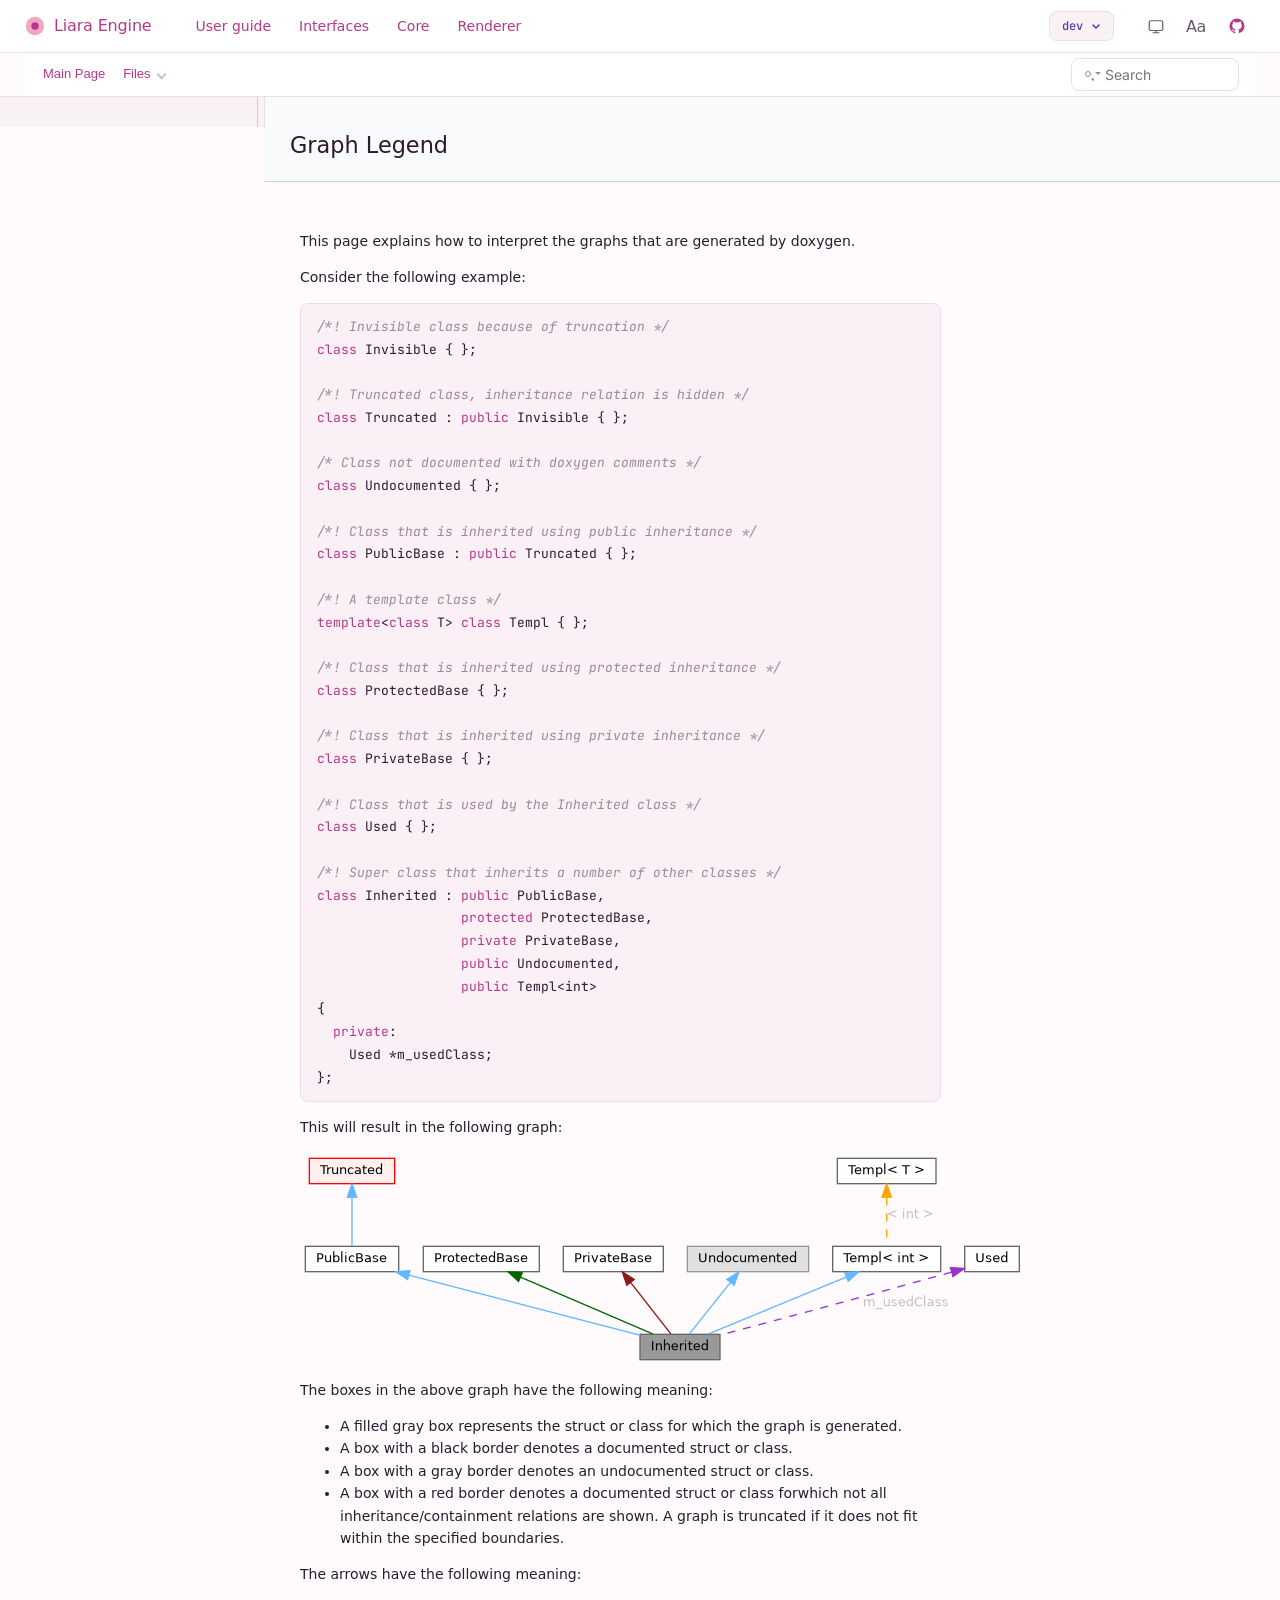
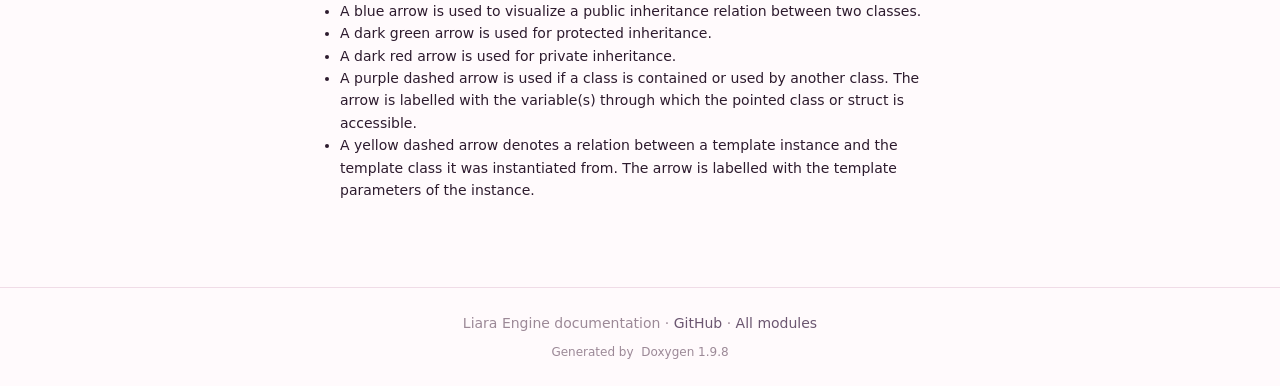
<file: dev/html/graph_legend.html>
<!--
    Liara Engine — Doxygen header template
    This template replaces Doxygen's default <head> + opening of <body>.
    Doxygen substitutes special tokens like Graph Legend, , <link href="navtree.css" rel="stylesheet" type="text/css"/>
<script type="text/javascript" src="resize.js"></script>
<script type="text/javascript" src="navtreedata.js"></script>
<script type="text/javascript" src="navtree.js"></script>
    when generating each page; do not remove or rename these.
-->
<!DOCTYPE html>
<html xmlns="http://www.w3.org/1999/xhtml" lang="en-US">
<head>
    <meta charset="UTF-8"/>
    <meta http-equiv="X-UA-Compatible" content="IE=9"/>
    <meta name="generator" content="Doxygen 1.9.8"/>
    <meta name="viewport" content="width=device-width, initial-scale=1"/>
    <title>liara-interfaces: Graph Legend</title>
    <!-- Fonts: Inter for sans, JetBrains Mono for code, OpenDyslexic for a11y -->
    <link rel="preconnect" href="https://fonts.googleapis.com">
    <link rel="preconnect" href="https://fonts.gstatic.com" crossorigin>
    <link rel="stylesheet" href="https://fonts.googleapis.com/css2?family=Inter:wght@400;500;700&family=JetBrains+Mono:wght@400;500&display=swap">
    <link rel="stylesheet" href="https://fonts.cdnfonts.com/css/open-dyslexic">
    <!-- jQuery (required by Doxygen scripts) -->
    <script src="jquery.js"></script>
    <!-- Doxygen's own stylesheets, kept for layout fundamentals we override below -->
    <link href="navtree.css" rel="stylesheet" type="text/css"/>
<script type="text/javascript" src="resize.js"></script>
<script type="text/javascript" src="navtreedata.js"></script>
<script type="text/javascript" src="navtree.js"></script>
    <link href="search/search.css" rel="stylesheet" type="text/css"/>
<script type="text/javascript" src="search/searchdata.js"></script>
<script type="text/javascript" src="search/search.js"></script>
    <link href="tabs.css" rel="stylesheet" type="text/css"/>
    <link href="doxygen.css" rel="stylesheet" type="text/css"/>
    <!-- Liara design system, applied AFTER Doxygen's own CSS so we can override -->
    <link rel="stylesheet" href="design-tokens.css">
    <link rel="stylesheet" href="navbar.css">
    <link rel="stylesheet" href="doxygen-custom.css">
    <link href="design-tokens.css" rel="stylesheet" type="text/css"/>
<link href="navbar.css" rel="stylesheet" type="text/css"/>
<link href="doxygen-custom.css" rel="stylesheet" type="text/css"/>
    <!-- Apply theme/a11y prefs synchronously to prevent flash -->
    <script>
        (function () {
            try {
                const t = localStorage.getItem("liara-theme");
                if (t === "light" || t === "dark") {
                    document.documentElement.setAttribute("data-liara-theme", t);
                }
                if (localStorage.getItem("liara-a11y-dyslexia") === "true") {
                    document.documentElement.setAttribute("data-liara-a11y-dyslexia", "true");
                }
            } catch (e) { /* localStorage unavailable, fall back to defaults */ }
        })();
    </script>
    <script defer src="navbar.js"></script>
</head>
<body>
<!--
    Shared navbar. The fragment below mirrors docs-shared/navbar/navbar.html.
    TODO: Generate this part in CI instead of maintaining two separate files with identical content.
-->
<nav id="liara-navbar" class="liara-navbar" aria-label="Documentation navigation">
    <div class="liara-navbar__inner">
        <a class="liara-navbar__brand" href="https://liara-engine.github.io/" aria-label="Liara Engine home">
            <svg class="liara-navbar__logo" width="22" height="22" viewBox="0 0 24 24" aria-hidden="true">
                <circle cx="12" cy="12" r="10" fill="var(--liara-brand-primary)"/>
                <circle cx="12" cy="12" r="4" fill="var(--liara-brand-primary-dark)"/>
            </svg>
            <span class="liara-navbar__brand-name">Liara Engine</span>
        </a>
        <ul class="liara-navbar__modules" role="list">
            <li><a class="liara-navbar__module" data-liara-module="user" href="https://liara-engine.github.io/user/dev/">User guide</a></li>
            <li><a class="liara-navbar__module" data-liara-module="interfaces" href="https://liara-engine.github.io/liara-interfaces/dev/">Interfaces</a></li>
            <li><a class="liara-navbar__module" data-liara-module="core" href="https://liara-engine.github.io/liara-core/dev/">Core</a></li>
            <li><a class="liara-navbar__module" data-liara-module="renderer" href="https://liara-engine.github.io/liara-renderer/dev/">Renderer</a></li>
        </ul>
        <div class="liara-navbar__spacer"></div>
        <div class="liara-navbar__version">
            <button class="liara-navbar__version-trigger" type="button"
                    aria-haspopup="listbox" aria-expanded="false"
                    aria-label="Switch documentation version">
                <span class="liara-navbar__version-label" data-liara-version-label>dev</span>
                <svg class="liara-navbar__version-caret" width="10" height="10" viewBox="0 0 10 10" aria-hidden="true">
                    <path d="M2 4l3 3 3-3" stroke="currentColor" stroke-width="1.5" fill="none" stroke-linecap="round" stroke-linejoin="round"/>
                </svg>
            </button>
            <ul class="liara-navbar__version-menu" role="listbox" data-liara-version-menu hidden></ul>
        </div>
        <div class="liara-navbar__actions">
            <button class="liara-navbar__action" type="button" data-liara-theme-toggle aria-label="Toggle color theme" title="Toggle color theme">
                <svg class="liara-navbar__icon liara-navbar__icon--system" width="18" height="18" viewBox="0 0 24 24" aria-hidden="true"><rect x="3" y="5" width="18" height="13" rx="2" stroke="currentColor" stroke-width="1.6" fill="none"/><path d="M8 21h8M12 18v3" stroke="currentColor" stroke-width="1.6" stroke-linecap="round"/></svg>
                <svg class="liara-navbar__icon liara-navbar__icon--light" width="18" height="18" viewBox="0 0 24 24" aria-hidden="true"><circle cx="12" cy="12" r="4" stroke="currentColor" stroke-width="1.6" fill="none"/><path d="M12 3v2M12 19v2M3 12h2M19 12h2M5.6 5.6l1.4 1.4M17 17l1.4 1.4M5.6 18.4l1.4-1.4M17 7l1.4-1.4" stroke="currentColor" stroke-width="1.6" stroke-linecap="round"/></svg>
                <svg class="liara-navbar__icon liara-navbar__icon--dark" width="18" height="18" viewBox="0 0 24 24" aria-hidden="true"><path d="M21 12.8A9 9 0 1 1 11.2 3a7 7 0 0 0 9.8 9.8z" stroke="currentColor" stroke-width="1.6" fill="none" stroke-linejoin="round"/></svg>
            </button>
            <button class="liara-navbar__action liara-navbar__action--text" type="button" data-liara-a11y-toggle aria-label="Toggle dyslexia-friendly mode" aria-pressed="false" title="Dyslexia-friendly mode">
                <span aria-hidden="true">Aa</span>
            </button>
            <a class="liara-navbar__action" data-liara-github href="https://github.com/liara-engine/liara" aria-label="View on GitHub" title="View on GitHub" target="_blank" rel="noopener">
                <svg class="liara-navbar__icon" width="18" height="18" viewBox="0 0 24 24" aria-hidden="true"><path fill="currentColor" d="M12 2A10 10 0 0 0 2 12c0 4.42 2.87 8.17 6.84 9.5.5.09.66-.22.66-.48v-1.7c-2.78.6-3.37-1.34-3.37-1.34-.45-1.16-1.11-1.47-1.11-1.47-.91-.62.07-.6.07-.6 1 .07 1.53 1.03 1.53 1.03.89 1.53 2.34 1.09 2.91.83.09-.65.35-1.09.63-1.34-2.22-.25-4.55-1.11-4.55-4.94 0-1.09.39-1.98 1.03-2.68-.1-.25-.45-1.27.1-2.65 0 0 .84-.27 2.75 1.02a9.5 9.5 0 0 1 5 0c1.91-1.29 2.75-1.02 2.75-1.02.55 1.38.2 2.4.1 2.65.64.7 1.03 1.59 1.03 2.68 0 3.84-2.34 4.69-4.57 4.94.36.31.68.92.68 1.85V21c0 .27.16.58.67.48A10 10 0 0 0 22 12 10 10 0 0 0 12 2z"/></svg>
            </a>
        </div>
        <button class="liara-navbar__menu-toggle" type="button" data-liara-menu-toggle aria-label="Open menu" aria-expanded="false">
            <span class="liara-navbar__menu-toggle-bar"></span>
            <span class="liara-navbar__menu-toggle-bar"></span>
            <span class="liara-navbar__menu-toggle-bar"></span>
        </button>
    </div>
</nav>
<!--
    Doxygen-generated content begins here. The wrapper div lets us scope our
    custom CSS without touching Doxygen's own structure.
-->
<div id="top" class="liara-doxygen">
    <!-- Generated by --><!-- Generated by Doxygen 1.9.8 -->
<script type="text/javascript">
/* @license magnet:?xt=urn:btih:d3d9a9a6595521f9666a5e94cc830dab83b65699&amp;dn=expat.txt MIT */
var searchBox = new SearchBox("searchBox", "search/",'.html');
/* @license-end */
</script>
<script type="text/javascript" src="menudata.js"></script>
<script type="text/javascript" src="menu.js"></script>
<script type="text/javascript">
/* @license magnet:?xt=urn:btih:d3d9a9a6595521f9666a5e94cc830dab83b65699&amp;dn=expat.txt MIT */
$(function() {
  initMenu('',true,false,'search.php','Search');
  $(document).ready(function() { init_search(); });
});
/* @license-end */
</script>
<div id="main-nav"></div>
</div><!-- top -->
<div id="side-nav" class="ui-resizable side-nav-resizable">
  <div id="nav-tree">
    <div id="nav-tree-contents">
      <div id="nav-sync" class="sync"></div>
    </div>
  </div>
  <div id="splitbar" style="-moz-user-select:none;" 
       class="ui-resizable-handle">
  </div>
</div>
<script type="text/javascript">
/* @license magnet:?xt=urn:btih:d3d9a9a6595521f9666a5e94cc830dab83b65699&amp;dn=expat.txt MIT */
$(document).ready(function(){initNavTree('graph_legend.html',''); initResizable(); });
/* @license-end */
</script>
<div id="doc-content">
<!-- window showing the filter options -->
<div id="MSearchSelectWindow"
     onmouseover="return searchBox.OnSearchSelectShow()"
     onmouseout="return searchBox.OnSearchSelectHide()"
     onkeydown="return searchBox.OnSearchSelectKey(event)">
</div>

<!-- iframe showing the search results (closed by default) -->
<div id="MSearchResultsWindow">
<div id="MSearchResults">
<div class="SRPage">
<div id="SRIndex">
<div id="SRResults"></div>
<div class="SRStatus" id="Loading">Loading...</div>
<div class="SRStatus" id="Searching">Searching...</div>
<div class="SRStatus" id="NoMatches">No Matches</div>
</div>
</div>
</div>
</div>

<div class="header">
  <div class="headertitle"><div class="title">Graph Legend</div></div>
</div><!--header-->
<div class="contents">
<p>This page explains how to interpret the graphs that are generated by doxygen.</p>
<p>Consider the following example: </p><div class="fragment"><div class="line"><span class="comment">/*! Invisible class because of truncation */</span></div>
<div class="line"><span class="keyword">class </span>Invisible { };</div>
<div class="line"><span class="comment"></span> </div>
<div class="line"><span class="comment">/*! Truncated class, inheritance relation is hidden */</span></div>
<div class="line"><span class="keyword">class </span>Truncated : <span class="keyword">public</span> Invisible { };</div>
<div class="line"> </div>
<div class="line"><span class="comment">/* Class not documented with doxygen comments */</span></div>
<div class="line"><span class="keyword">class </span>Undocumented { };</div>
<div class="line"><span class="comment"></span> </div>
<div class="line"><span class="comment">/*! Class that is inherited using public inheritance */</span></div>
<div class="line"><span class="keyword">class </span>PublicBase : <span class="keyword">public</span> Truncated { };</div>
<div class="line"><span class="comment"></span> </div>
<div class="line"><span class="comment">/*! A template class */</span></div>
<div class="line"><span class="keyword">template</span>&lt;<span class="keyword">class</span> T&gt; <span class="keyword">class </span>Templ { };</div>
<div class="line"><span class="comment"></span> </div>
<div class="line"><span class="comment">/*! Class that is inherited using protected inheritance */</span></div>
<div class="line"><span class="keyword">class </span>ProtectedBase { };</div>
<div class="line"><span class="comment"></span> </div>
<div class="line"><span class="comment">/*! Class that is inherited using private inheritance */</span></div>
<div class="line"><span class="keyword">class </span>PrivateBase { };</div>
<div class="line"><span class="comment"></span> </div>
<div class="line"><span class="comment">/*! Class that is used by the Inherited class */</span></div>
<div class="line"><span class="keyword">class </span>Used { };</div>
<div class="line"><span class="comment"></span> </div>
<div class="line"><span class="comment">/*! Super class that inherits a number of other classes */</span></div>
<div class="line"><span class="keyword">class </span>Inherited : <span class="keyword">public</span> PublicBase,</div>
<div class="line">                  <span class="keyword">protected</span> ProtectedBase,</div>
<div class="line">                  <span class="keyword">private</span> PrivateBase,</div>
<div class="line">                  <span class="keyword">public</span> Undocumented,</div>
<div class="line">                  <span class="keyword">public</span> Templ&lt;int&gt;</div>
<div class="line">{</div>
<div class="line">  <span class="keyword">private</span>:</div>
<div class="line">    Used *m_usedClass;</div>
<div class="line">};</div>
</div><!-- fragment --><p> This will result in the following graph:</p>
<center><img src="graph_legend.png" alt="" class="inline"/></center><p>The boxes in the above graph have the following meaning: </p>
<ul>
<li>
A filled gray box represents the struct or class for which the graph is generated. </li>
<li>
A box with a black border denotes a documented struct or class. </li>
<li>
A box with a gray border denotes an undocumented struct or class. </li>
<li>
A box with a red border denotes a documented struct or class forwhich not all inheritance/containment relations are shown. A graph is truncated if it does not fit within the specified boundaries. </li>
</ul>
<p>The arrows have the following meaning: </p>
<ul>
<li>
A blue arrow is used to visualize a public inheritance relation between two classes. </li>
<li>
A dark green arrow is used for protected inheritance. </li>
<li>
A dark red arrow is used for private inheritance. </li>
<li>
A purple dashed arrow is used if a class is contained or used by another class. The arrow is labelled with the variable(s) through which the pointed class or struct is accessible. </li>
<li>
A yellow dashed arrow denotes a relation between a template instance and the template class it was instantiated from. The arrow is labelled with the template parameters of the instance. </li>
</ul>
</div><!-- contents -->
</div><!-- doc-content -->
<!--
    Liara Engine — Doxygen footer template
    Closes the wrapper started in header.html and adds a discreet footer
    line. Doxygen substitutes Generated by and Sun Apr 26 2026 21:59:03 for the
    "Generated on ... by Doxygen" line.
-->
</div><!-- /#top.liara-doxygen -->
<footer class="liara-doxygen-footer">
    <div class="liara-doxygen-footer__inner">
        <p class="liara-doxygen-footer__line">
            Liara Engine documentation &middot;
            <a href="https://github.com/liara-engine">GitHub</a> &middot;
            <a href="https://liara-engine.github.io/">All modules</a>
        </p>
        <p class="liara-doxygen-footer__generated">
            Generated by &nbsp;Doxygen 1.9.8
        </p>
    </div>
</footer>
</body>
</html>
</file>
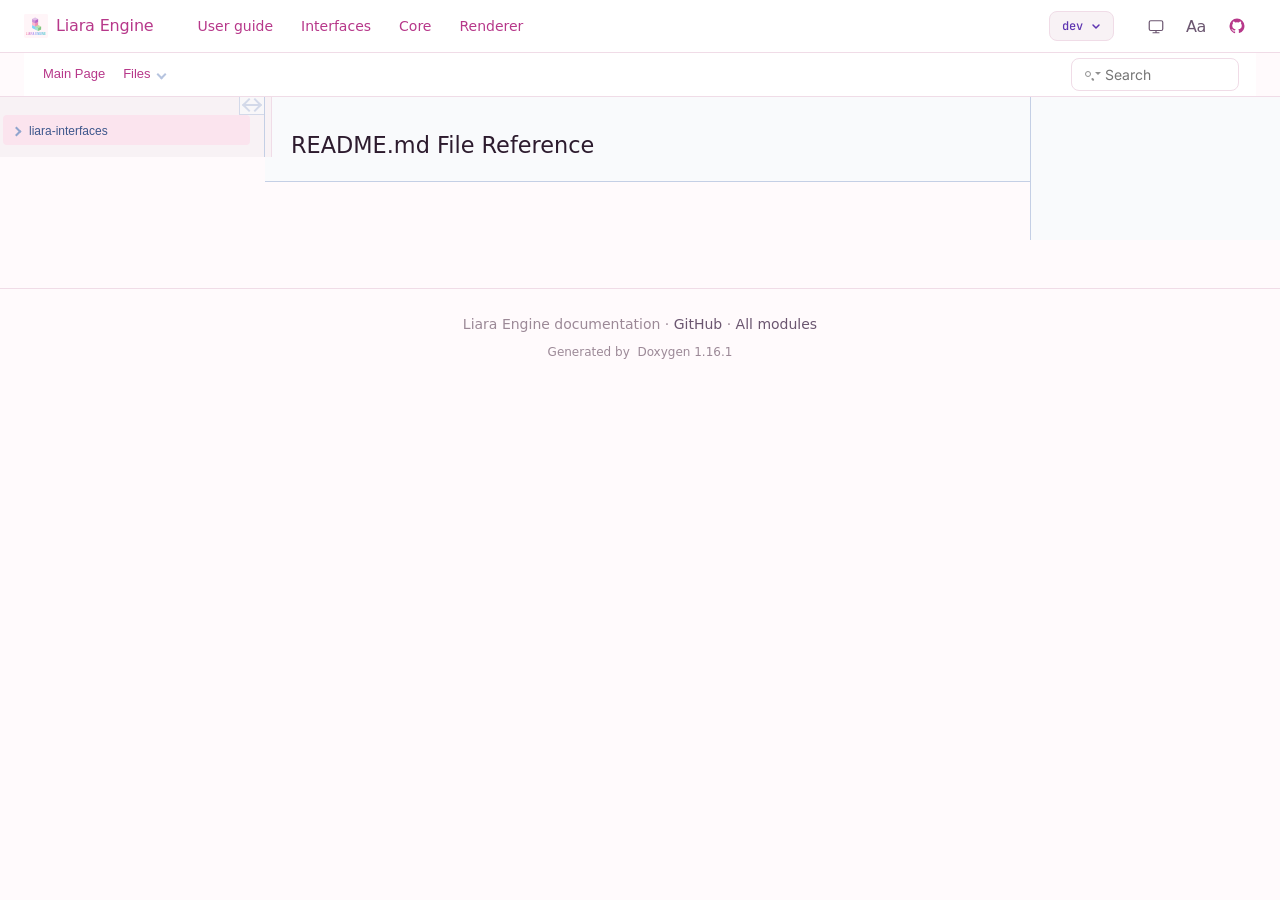
<file: dev/html/README_8md.html>
<!--
    Liara Engine — Doxygen header template
    This template replaces Doxygen's default <head> + opening of <body>.
    Doxygen substitutes special tokens like README.md File Reference, , <link href="navtree.css" rel="stylesheet" type="text/css"/>
<script type="text/javascript" src="navtreedata.js"></script>
<script type="text/javascript" src="navtree.js"></script>
<script type="text/javascript" src="cookie.js"></script>
    when generating each page; do not remove or rename these.
-->
<!DOCTYPE html>
<html xmlns="http://www.w3.org/1999/xhtml" lang="en-US">
<head>
    <meta charset="UTF-8"/>
    <meta http-equiv="X-UA-Compatible" content="IE=9"/>
    <meta name="generator" content="Doxygen 1.16.1"/>
    <meta name="viewport" content="width=device-width, initial-scale=1"/>
    <title>liara-interfaces: README.md File Reference</title>
    <!-- Fonts: Inter for sans, JetBrains Mono for code, OpenDyslexic for a11y -->
    <link rel="preconnect" href="https://fonts.googleapis.com">
    <link rel="preconnect" href="https://fonts.gstatic.com" crossorigin>
    <link rel="stylesheet" href="https://fonts.googleapis.com/css2?family=Inter:wght@400;500;700&family=JetBrains+Mono:wght@400;500&display=swap">
    <link rel="stylesheet" href="https://fonts.cdnfonts.com/css/open-dyslexic">
    <!-- jQuery (required by Doxygen scripts) -->
    <script src="jquery.js"></script>
    <!-- Doxygen's own stylesheets, kept for layout fundamentals we override below -->
    <link href="navtree.css" rel="stylesheet" type="text/css"/>
<script type="text/javascript" src="navtreedata.js"></script>
<script type="text/javascript" src="navtree.js"></script>
<script type="text/javascript" src="cookie.js"></script>
    <link href="search/search.css" rel="stylesheet" type="text/css"/>
<script type="text/javascript" src="search/searchdata.js"></script>
<script type="text/javascript" src="search/search.js"></script>
    <link href="tabs.css" rel="stylesheet" type="text/css"/>
    <link href="doxygen.css" rel="stylesheet" type="text/css"/>
    <link rel="icon" type="image/x-icon" href="../favicon.ico">
    <!-- Liara design system, applied AFTER Doxygen's own CSS so we can override -->
    <link rel="stylesheet" href="design-tokens.css">
    <link rel="stylesheet" href="navbar.css">
    <link rel="stylesheet" href="doxygen-custom.css">
    <link href="design-tokens.css" rel="stylesheet" type="text/css"/>
<link href="navbar.css" rel="stylesheet" type="text/css"/>
<link href="doxygen-custom.css" rel="stylesheet" type="text/css"/>
    <!-- Apply theme/a11y prefs synchronously to prevent flash -->
    <script>
        (function () {
            try {
                const t = localStorage.getItem("liara-theme");
                if (t === "light" || t === "dark") {
                    document.documentElement.setAttribute("data-liara-theme", t);
                }
                if (localStorage.getItem("liara-a11y-dyslexia") === "true") {
                    document.documentElement.setAttribute("data-liara-a11y-dyslexia", "true");
                }
            } catch (e) { /* localStorage unavailable, fall back to defaults */ }
        })();
    </script>
    <script defer src="navbar.js"></script>
</head>
<body>
<!--
    Shared navbar. The fragment below mirrors docs-shared/navbar/navbar.html.
    TODO: Generate this part in CI instead of maintaining two separate files with identical content.
-->
<nav id="liara-navbar" class="liara-navbar" aria-label="Documentation navigation">
    <div class="liara-navbar__inner">
        <a class="liara-navbar__brand" href="https://liara-engine.github.io/" aria-label="Liara Engine home">
            <img class="liara-navbar__logo" src="../logo.svg" alt="" aria-hidden="true" width="24" height="24"/>
            <span class="liara-navbar__brand-name">Liara Engine</span>
        </a>
        <ul class="liara-navbar__modules" role="list">
            <li><a class="liara-navbar__module" data-liara-module="user" href="https://liara-engine.github.io/user/dev/">User guide</a></li>
            <li><a class="liara-navbar__module" data-liara-module="interfaces" href="https://liara-engine.github.io/liara-interfaces/dev/">Interfaces</a></li>
            <li><a class="liara-navbar__module" data-liara-module="core" href="https://liara-engine.github.io/liara-core/dev/">Core</a></li>
            <li><a class="liara-navbar__module" data-liara-module="renderer" href="https://liara-engine.github.io/liara-renderer/dev/">Renderer</a></li>
        </ul>
        <div class="liara-navbar__spacer"></div>
        <div class="liara-navbar__version">
            <button class="liara-navbar__version-trigger" type="button"
                    aria-haspopup="listbox" aria-expanded="false"
                    aria-label="Switch documentation version">
                <span class="liara-navbar__version-label" data-liara-version-label>dev</span>
                <svg class="liara-navbar__version-caret" width="10" height="10" viewBox="0 0 10 10" aria-hidden="true">
                    <path d="M2 4l3 3 3-3" stroke="currentColor" stroke-width="1.5" fill="none" stroke-linecap="round" stroke-linejoin="round"/>
                </svg>
            </button>
            <ul class="liara-navbar__version-menu" role="listbox" data-liara-version-menu hidden></ul>
        </div>
        <div class="liara-navbar__actions">
            <button class="liara-navbar__action" type="button" data-liara-theme-toggle aria-label="Toggle color theme" title="Toggle color theme">
                <svg class="liara-navbar__icon liara-navbar__icon--system" width="18" height="18" viewBox="0 0 24 24" aria-hidden="true"><rect x="3" y="5" width="18" height="13" rx="2" stroke="currentColor" stroke-width="1.6" fill="none"/><path d="M8 21h8M12 18v3" stroke="currentColor" stroke-width="1.6" stroke-linecap="round"/></svg>
                <svg class="liara-navbar__icon liara-navbar__icon--light" width="18" height="18" viewBox="0 0 24 24" aria-hidden="true"><circle cx="12" cy="12" r="4" stroke="currentColor" stroke-width="1.6" fill="none"/><path d="M12 3v2M12 19v2M3 12h2M19 12h2M5.6 5.6l1.4 1.4M17 17l1.4 1.4M5.6 18.4l1.4-1.4M17 7l1.4-1.4" stroke="currentColor" stroke-width="1.6" stroke-linecap="round"/></svg>
                <svg class="liara-navbar__icon liara-navbar__icon--dark" width="18" height="18" viewBox="0 0 24 24" aria-hidden="true"><path d="M21 12.8A9 9 0 1 1 11.2 3a7 7 0 0 0 9.8 9.8z" stroke="currentColor" stroke-width="1.6" fill="none" stroke-linejoin="round"/></svg>
            </button>
            <button class="liara-navbar__action liara-navbar__action--text" type="button" data-liara-a11y-toggle aria-label="Toggle dyslexia-friendly mode" aria-pressed="false" title="Dyslexia-friendly mode">
                <span aria-hidden="true">Aa</span>
            </button>
            <a class="liara-navbar__action" data-liara-github href="https://github.com/liara-engine/liara" aria-label="View on GitHub" title="View on GitHub" target="_blank" rel="noopener">
                <svg class="liara-navbar__icon" width="18" height="18" viewBox="0 0 24 24" aria-hidden="true"><path fill="currentColor" d="M12 2A10 10 0 0 0 2 12c0 4.42 2.87 8.17 6.84 9.5.5.09.66-.22.66-.48v-1.7c-2.78.6-3.37-1.34-3.37-1.34-.45-1.16-1.11-1.47-1.11-1.47-.91-.62.07-.6.07-.6 1 .07 1.53 1.03 1.53 1.03.89 1.53 2.34 1.09 2.91.83.09-.65.35-1.09.63-1.34-2.22-.25-4.55-1.11-4.55-4.94 0-1.09.39-1.98 1.03-2.68-.1-.25-.45-1.27.1-2.65 0 0 .84-.27 2.75 1.02a9.5 9.5 0 0 1 5 0c1.91-1.29 2.75-1.02 2.75-1.02.55 1.38.2 2.4.1 2.65.64.7 1.03 1.59 1.03 2.68 0 3.84-2.34 4.69-4.57 4.94.36.31.68.92.68 1.85V21c0 .27.16.58.67.48A10 10 0 0 0 22 12 10 10 0 0 0 12 2z"/></svg>
            </a>
        </div>
        <button class="liara-navbar__menu-toggle" type="button" data-liara-menu-toggle aria-label="Open menu" aria-expanded="false">
            <span class="liara-navbar__menu-toggle-bar"></span>
            <span class="liara-navbar__menu-toggle-bar"></span>
            <span class="liara-navbar__menu-toggle-bar"></span>
        </button>
    </div>
</nav>
<!--
    Doxygen-generated content begins here. The wrapper div lets us scope our
    custom CSS without touching Doxygen's own structure.
-->
<div id="top" class="liara-doxygen">
    <!-- Generated by -->
<!-- Generated by Doxygen 1.16.1 -->
<script type="text/javascript">
var searchBox = new SearchBox("searchBox", "search/",'.html');
</script>
<script type="text/javascript">
$(function() { codefold.init(); });
</script>
<script type="text/javascript" src="menudata.js"></script>
<script type="text/javascript" src="menu.js"></script>
<script type="text/javascript">
$(function() {
  initMenu('',true,false,'search.php','Search',true);
  $(function() { init_search(); });
});
</script>
<div id="main-nav"></div>
</div><!-- top -->
<div id="side-nav" class="ui-resizable side-nav-resizable">
  <div id="nav-tree">
    <div id="nav-tree-contents">
      <div id="nav-sync" class="sync"></div>
    </div>
  </div>
  <div id="splitbar" style="-moz-user-select:none;" 
       class="ui-resizable-handle">
  </div>
</div>
<script type="text/javascript">
$(function(){initNavTree('README_8md.html','',''); });
</script>
<div id="container">
<div id="doc-content">
<!-- window showing the filter options -->
<div id="MSearchSelectWindow"
     onmouseover="return searchBox.OnSearchSelectShow()"
     onmouseout="return searchBox.OnSearchSelectHide()"
     onkeydown="return searchBox.OnSearchSelectKey(event)">
</div>

<!-- iframe showing the search results (closed by default) -->
<div id="MSearchResultsWindow">
<div id="MSearchResults">
<div class="SRPage">
<div id="SRIndex">
<div id="SRResults"></div>
<div class="SRStatus" id="Loading">Loading...</div>
<div class="SRStatus" id="Searching">Searching...</div>
<div class="SRStatus" id="NoMatches">No Matches</div>
</div>
</div>
</div>
</div>

<div class="header">
  <div class="headertitle"><div class="title">README.md File Reference</div></div>
</div><!--header-->
<div class="contents">
</div><!-- contents -->
</div><!-- doc-content -->
<div id="page-nav" class="page-nav-panel">
<div id="page-nav-resize-handle"></div>
<div id="page-nav-tree">
<div id="page-nav-contents">
</div><!-- page-nav-contents -->
</div><!-- page-nav-tree -->
</div><!-- page-nav -->
</div><!-- container -->
<!--
    Liara Engine — Doxygen footer template
    Closes the wrapper started in header.html and adds a discreet footer
    line. Doxygen substitutes Generated by and <span class="datetime"></span> for the
    "Generated on ... by Doxygen" line.
-->
</div><!-- /#top.liara-doxygen -->
<footer class="liara-doxygen-footer">
    <div class="liara-doxygen-footer__inner">
        <p class="liara-doxygen-footer__line">
            Liara Engine documentation &middot;
            <a href="https://github.com/liara-engine">GitHub</a> &middot;
            <a href="https://liara-engine.github.io/">All modules</a>
        </p>
        <p class="liara-doxygen-footer__generated">
            Generated by &nbsp;Doxygen 1.16.1
        </p>
    </div>
</footer>
</body>
</html>
</file>
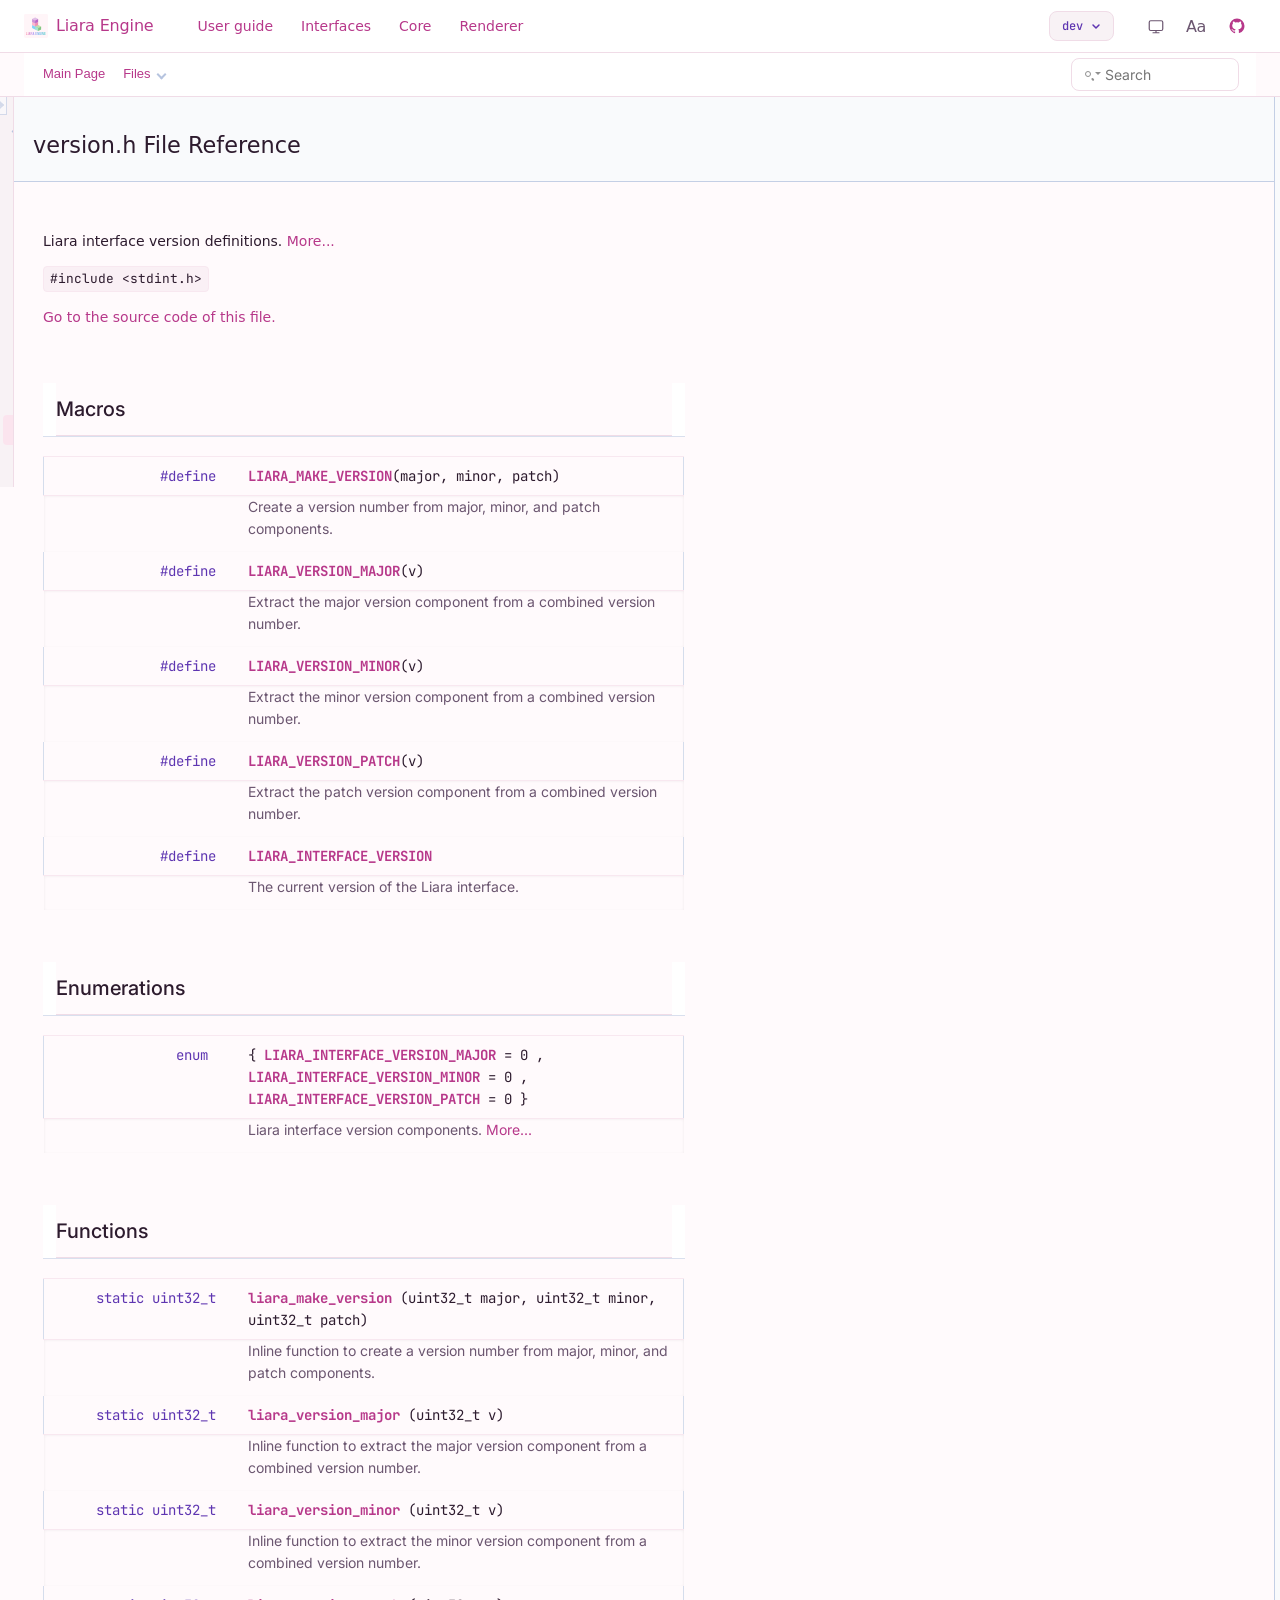
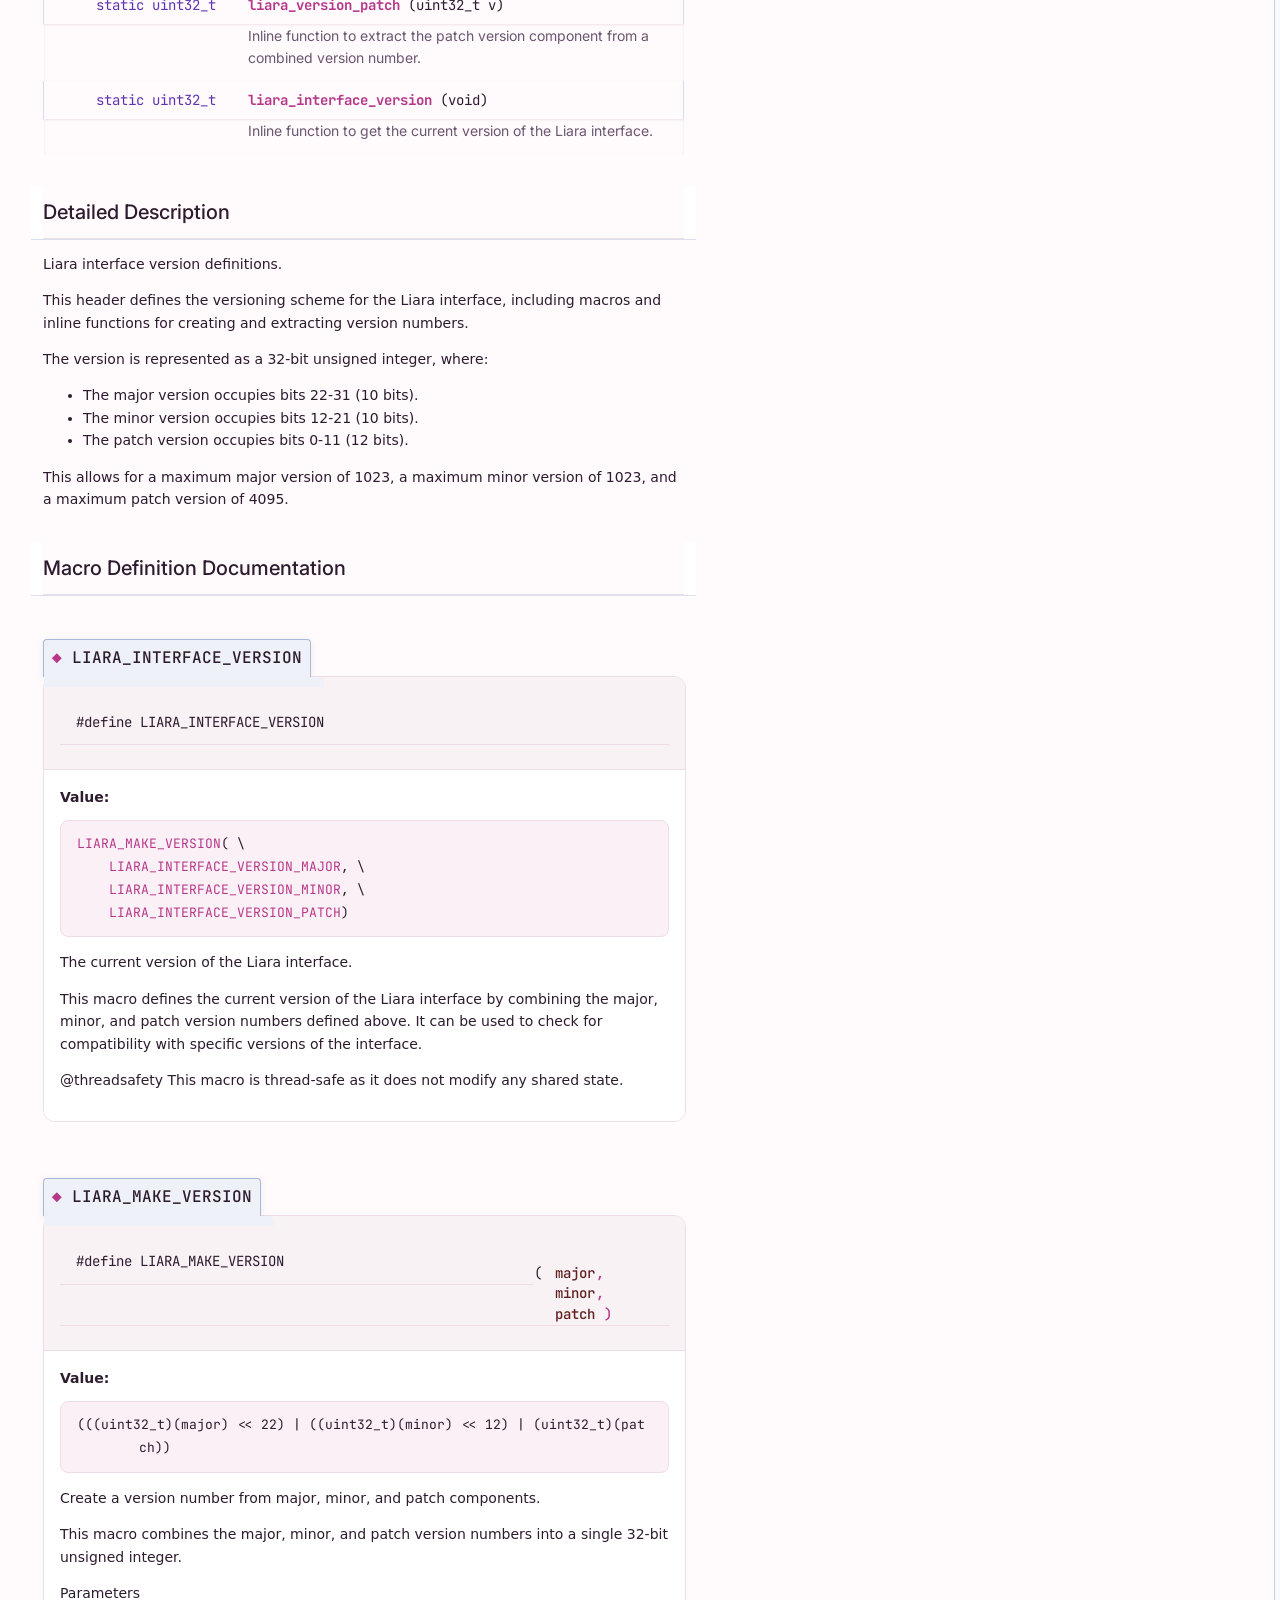
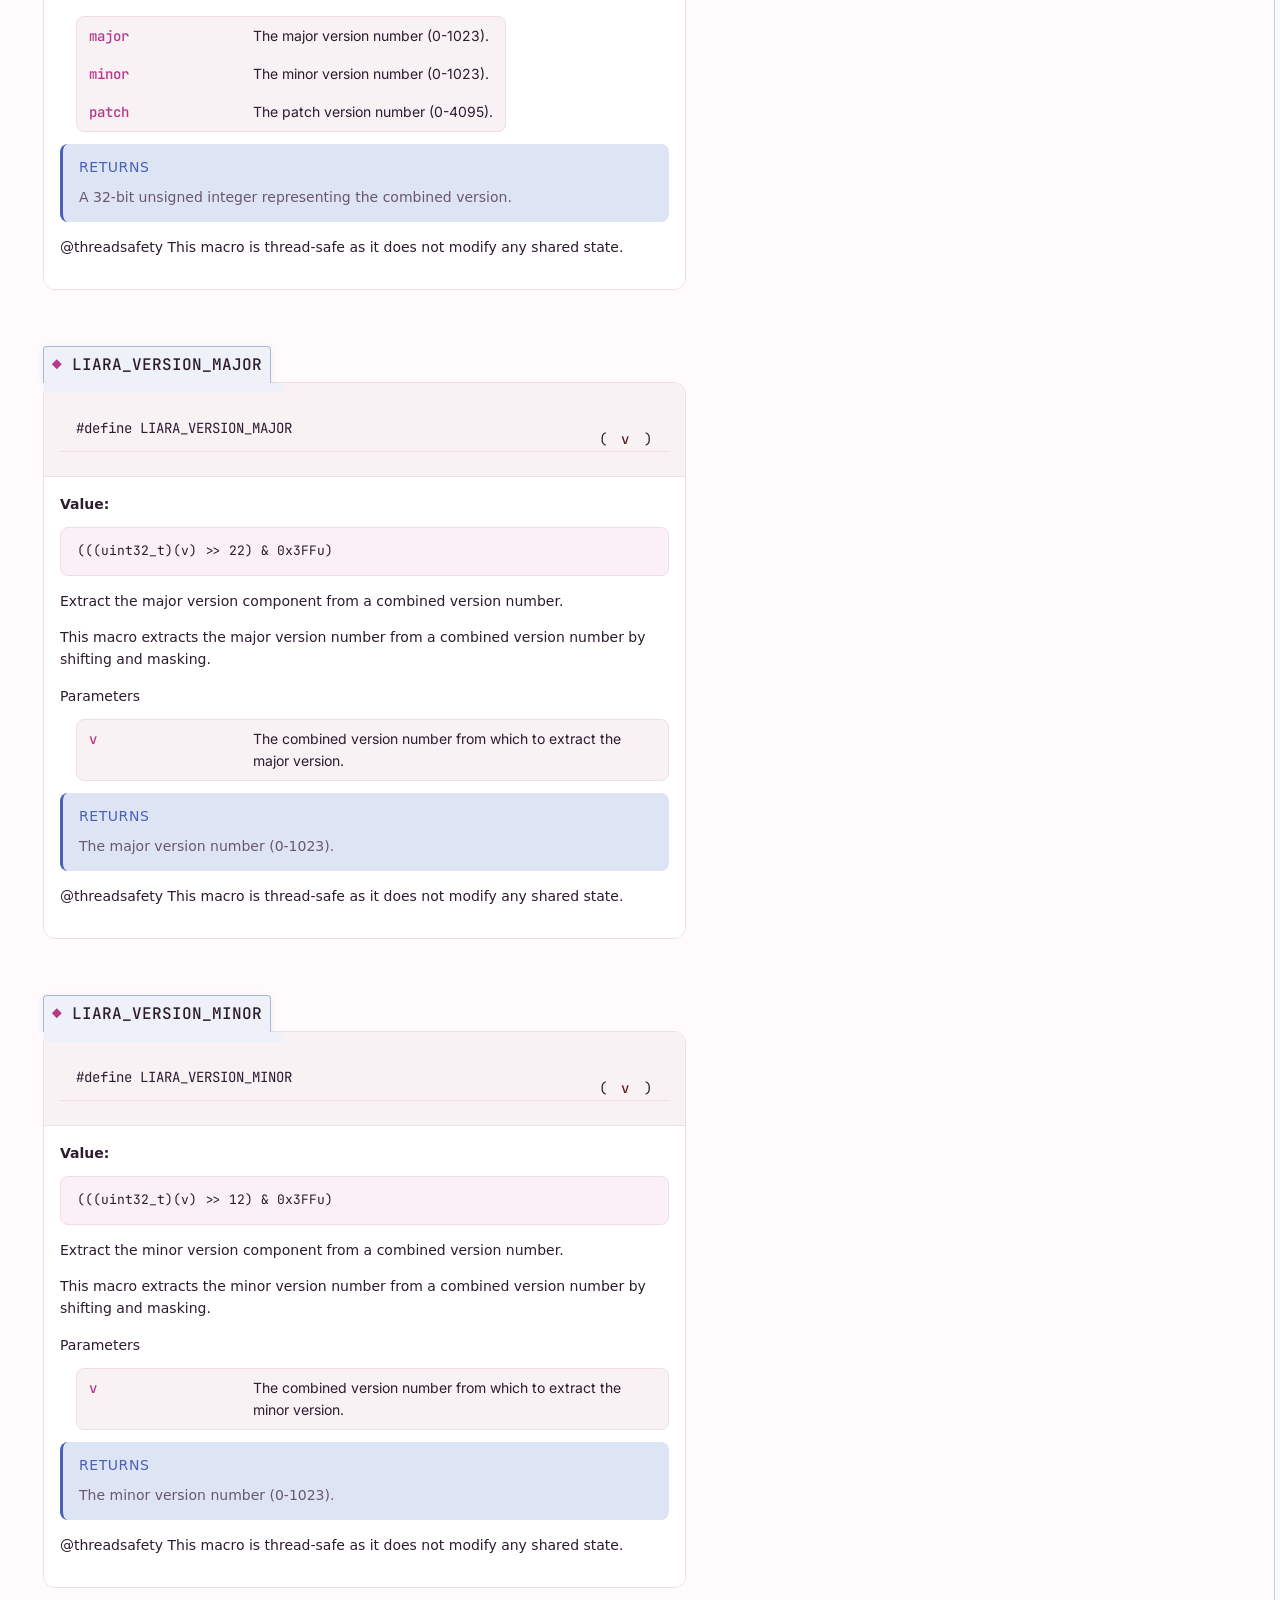
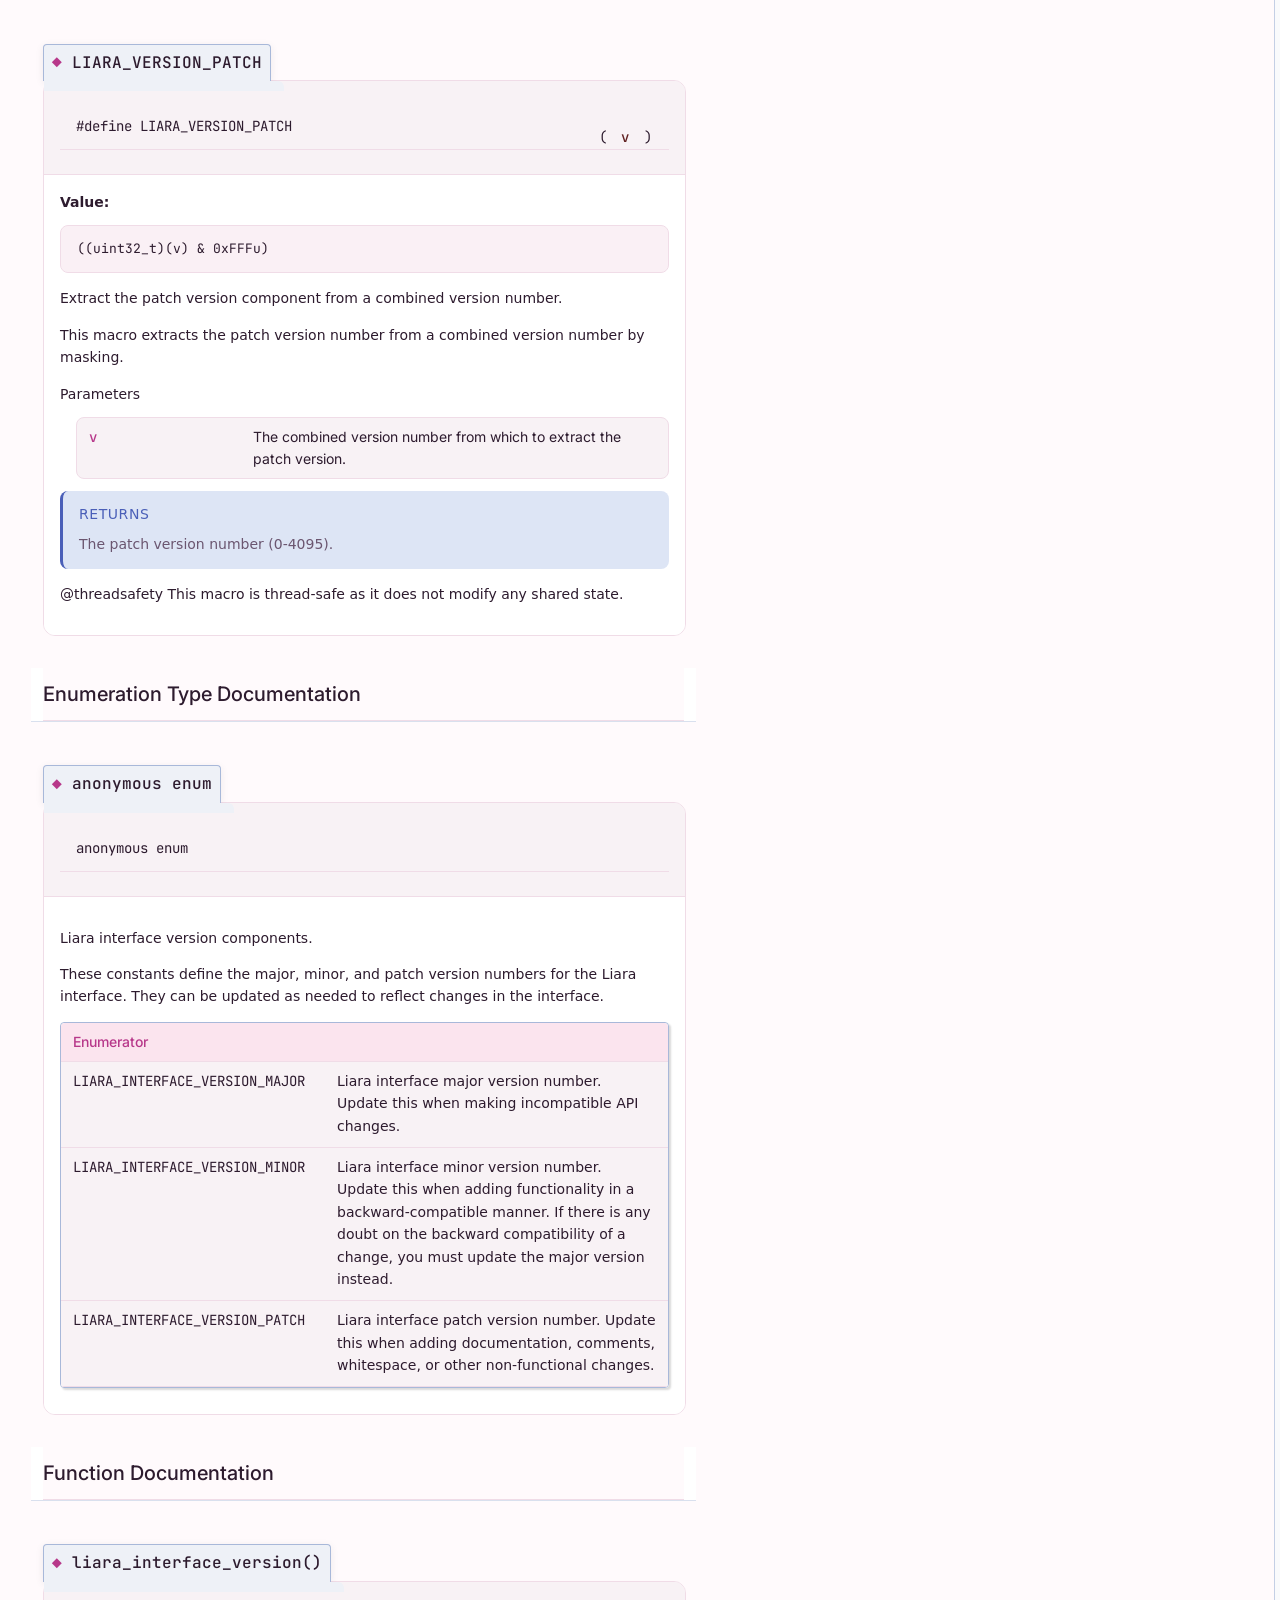
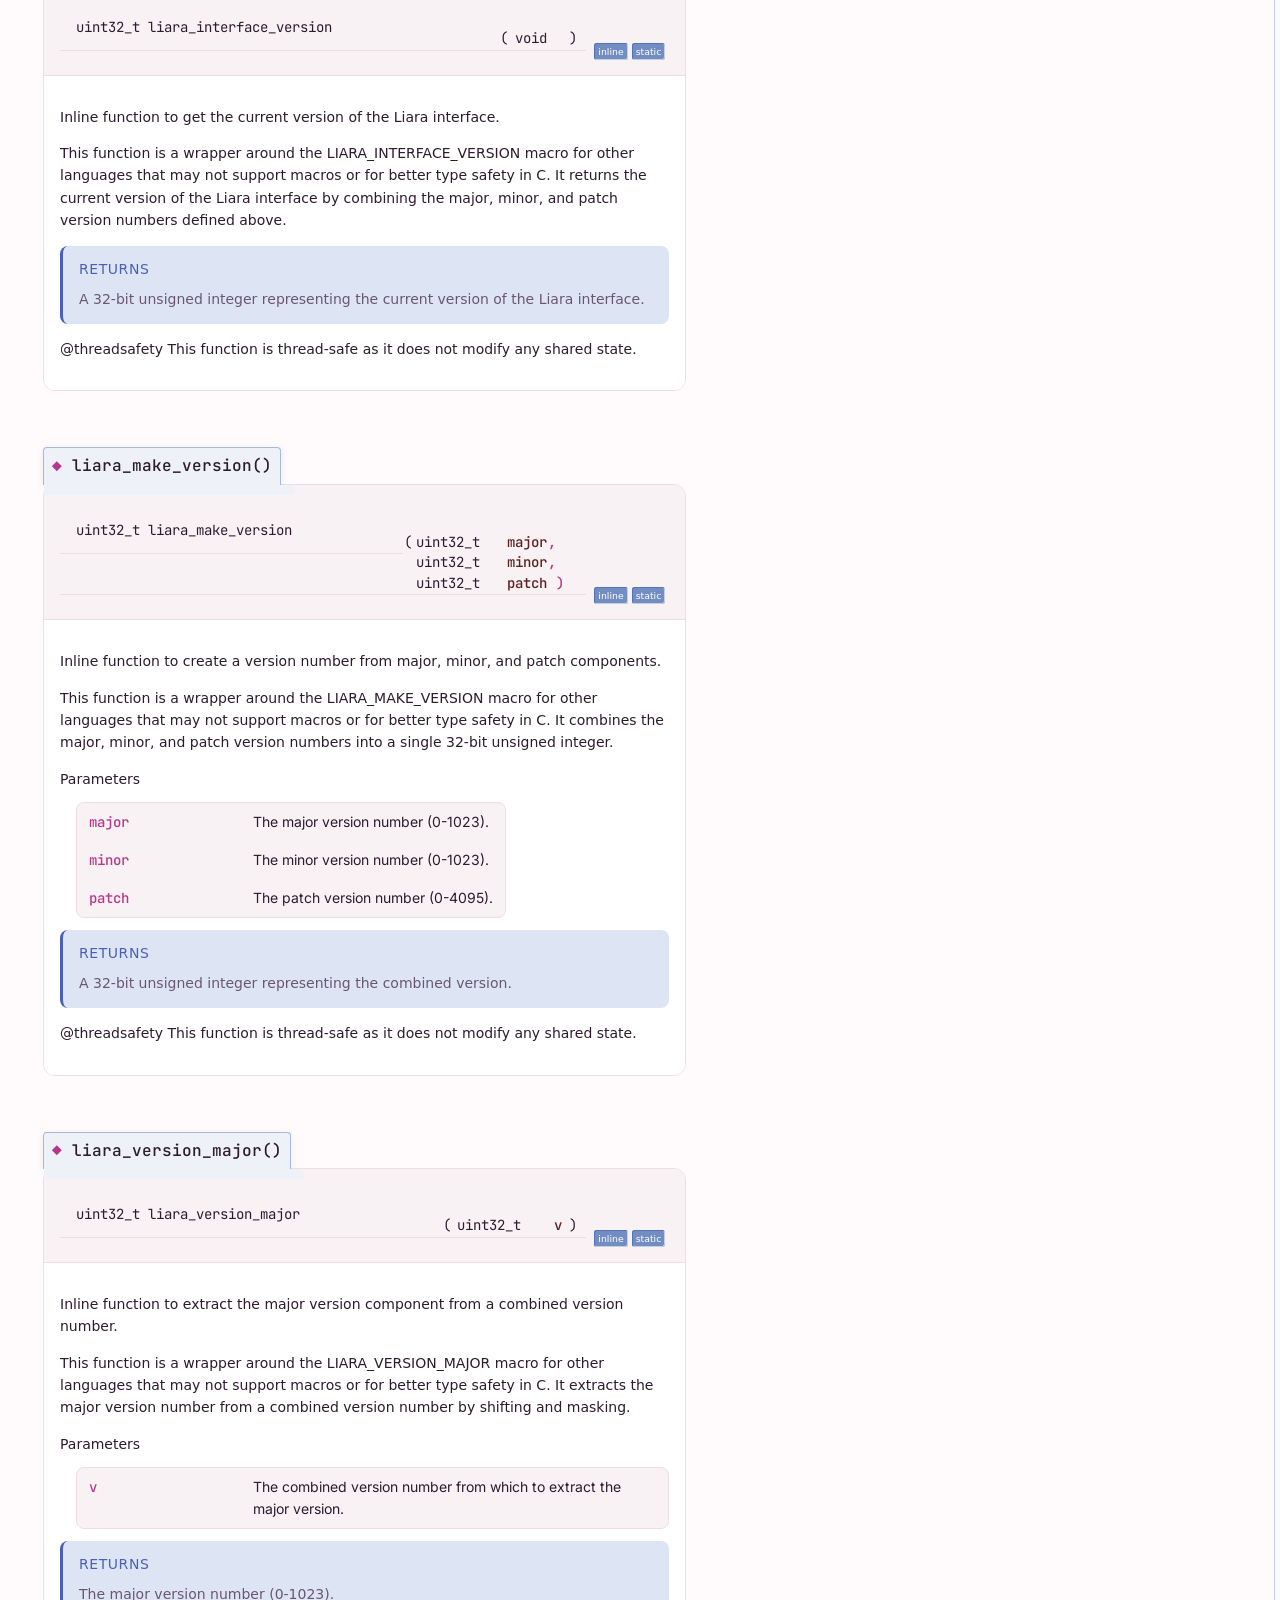
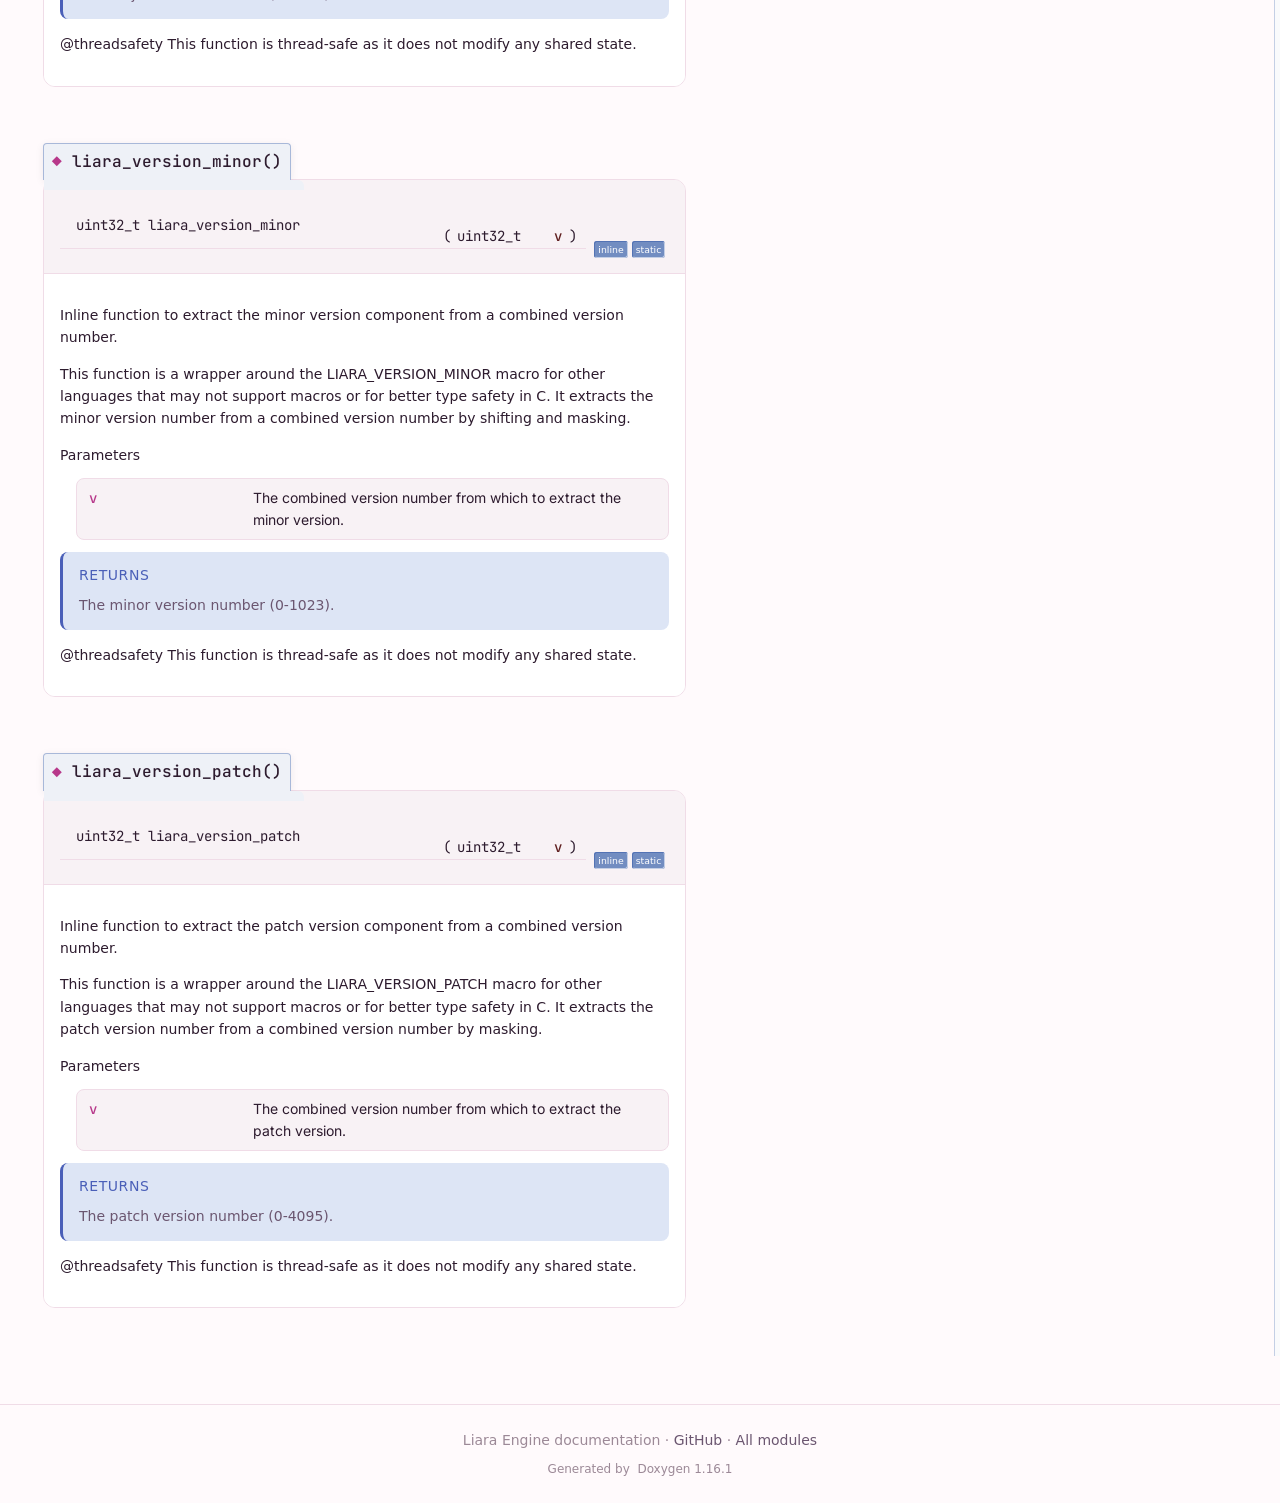
<file: dev/html/version_8h.html>
<!--
    Liara Engine — Doxygen header template
    This template replaces Doxygen's default <head> + opening of <body>.
    Doxygen substitutes special tokens like include/liara/version.h File Reference, , <link href="navtree.css" rel="stylesheet" type="text/css"/>
<script type="text/javascript" src="navtreedata.js"></script>
<script type="text/javascript" src="navtree.js"></script>
<script type="text/javascript" src="cookie.js"></script>
    when generating each page; do not remove or rename these.
-->
<!DOCTYPE html>
<html xmlns="http://www.w3.org/1999/xhtml" lang="en-US">
<head>
    <meta charset="UTF-8"/>
    <meta http-equiv="X-UA-Compatible" content="IE=9"/>
    <meta name="generator" content="Doxygen 1.16.1"/>
    <meta name="viewport" content="width=device-width, initial-scale=1"/>
    <title>liara-interfaces: include/liara/version.h File Reference</title>
    <!-- Fonts: Inter for sans, JetBrains Mono for code, OpenDyslexic for a11y -->
    <link rel="preconnect" href="https://fonts.googleapis.com">
    <link rel="preconnect" href="https://fonts.gstatic.com" crossorigin>
    <link rel="stylesheet" href="https://fonts.googleapis.com/css2?family=Inter:wght@400;500;700&family=JetBrains+Mono:wght@400;500&display=swap">
    <link rel="stylesheet" href="https://fonts.cdnfonts.com/css/open-dyslexic">
    <!-- jQuery (required by Doxygen scripts) -->
    <script src="jquery.js"></script>
    <!-- Doxygen's own stylesheets, kept for layout fundamentals we override below -->
    <link href="navtree.css" rel="stylesheet" type="text/css"/>
<script type="text/javascript" src="navtreedata.js"></script>
<script type="text/javascript" src="navtree.js"></script>
<script type="text/javascript" src="cookie.js"></script>
    <link href="search/search.css" rel="stylesheet" type="text/css"/>
<script type="text/javascript" src="search/searchdata.js"></script>
<script type="text/javascript" src="search/search.js"></script>
    <link href="tabs.css" rel="stylesheet" type="text/css"/>
    <link href="doxygen.css" rel="stylesheet" type="text/css"/>
    <link rel="icon" type="image/x-icon" href="../favicon.ico">
    <!-- Liara design system, applied AFTER Doxygen's own CSS so we can override -->
    <link rel="stylesheet" href="design-tokens.css">
    <link rel="stylesheet" href="navbar.css">
    <link rel="stylesheet" href="doxygen-custom.css">
    <link href="design-tokens.css" rel="stylesheet" type="text/css"/>
<link href="navbar.css" rel="stylesheet" type="text/css"/>
<link href="doxygen-custom.css" rel="stylesheet" type="text/css"/>
    <!-- Apply theme/a11y prefs synchronously to prevent flash -->
    <script>
        (function () {
            try {
                const t = localStorage.getItem("liara-theme");
                if (t === "light" || t === "dark") {
                    document.documentElement.setAttribute("data-liara-theme", t);
                }
                if (localStorage.getItem("liara-a11y-dyslexia") === "true") {
                    document.documentElement.setAttribute("data-liara-a11y-dyslexia", "true");
                }
            } catch (e) { /* localStorage unavailable, fall back to defaults */ }
        })();
    </script>
    <script defer src="navbar.js"></script>
</head>
<body>
<!--
    Shared navbar. The fragment below mirrors docs-shared/navbar/navbar.html.
    TODO: Generate this part in CI instead of maintaining two separate files with identical content.
-->
<nav id="liara-navbar" class="liara-navbar" aria-label="Documentation navigation">
    <div class="liara-navbar__inner">
        <a class="liara-navbar__brand" href="https://liara-engine.github.io/" aria-label="Liara Engine home">
            <img class="liara-navbar__logo" src="../logo.svg" alt="" aria-hidden="true" width="24" height="24"/>
            <span class="liara-navbar__brand-name">Liara Engine</span>
        </a>
        <ul class="liara-navbar__modules" role="list">
            <li><a class="liara-navbar__module" data-liara-module="user" href="https://liara-engine.github.io/user/dev/">User guide</a></li>
            <li><a class="liara-navbar__module" data-liara-module="interfaces" href="https://liara-engine.github.io/liara-interfaces/dev/">Interfaces</a></li>
            <li><a class="liara-navbar__module" data-liara-module="core" href="https://liara-engine.github.io/liara-core/dev/">Core</a></li>
            <li><a class="liara-navbar__module" data-liara-module="renderer" href="https://liara-engine.github.io/liara-renderer/dev/">Renderer</a></li>
        </ul>
        <div class="liara-navbar__spacer"></div>
        <div class="liara-navbar__version">
            <button class="liara-navbar__version-trigger" type="button"
                    aria-haspopup="listbox" aria-expanded="false"
                    aria-label="Switch documentation version">
                <span class="liara-navbar__version-label" data-liara-version-label>dev</span>
                <svg class="liara-navbar__version-caret" width="10" height="10" viewBox="0 0 10 10" aria-hidden="true">
                    <path d="M2 4l3 3 3-3" stroke="currentColor" stroke-width="1.5" fill="none" stroke-linecap="round" stroke-linejoin="round"/>
                </svg>
            </button>
            <ul class="liara-navbar__version-menu" role="listbox" data-liara-version-menu hidden></ul>
        </div>
        <div class="liara-navbar__actions">
            <button class="liara-navbar__action" type="button" data-liara-theme-toggle aria-label="Toggle color theme" title="Toggle color theme">
                <svg class="liara-navbar__icon liara-navbar__icon--system" width="18" height="18" viewBox="0 0 24 24" aria-hidden="true"><rect x="3" y="5" width="18" height="13" rx="2" stroke="currentColor" stroke-width="1.6" fill="none"/><path d="M8 21h8M12 18v3" stroke="currentColor" stroke-width="1.6" stroke-linecap="round"/></svg>
                <svg class="liara-navbar__icon liara-navbar__icon--light" width="18" height="18" viewBox="0 0 24 24" aria-hidden="true"><circle cx="12" cy="12" r="4" stroke="currentColor" stroke-width="1.6" fill="none"/><path d="M12 3v2M12 19v2M3 12h2M19 12h2M5.6 5.6l1.4 1.4M17 17l1.4 1.4M5.6 18.4l1.4-1.4M17 7l1.4-1.4" stroke="currentColor" stroke-width="1.6" stroke-linecap="round"/></svg>
                <svg class="liara-navbar__icon liara-navbar__icon--dark" width="18" height="18" viewBox="0 0 24 24" aria-hidden="true"><path d="M21 12.8A9 9 0 1 1 11.2 3a7 7 0 0 0 9.8 9.8z" stroke="currentColor" stroke-width="1.6" fill="none" stroke-linejoin="round"/></svg>
            </button>
            <button class="liara-navbar__action liara-navbar__action--text" type="button" data-liara-a11y-toggle aria-label="Toggle dyslexia-friendly mode" aria-pressed="false" title="Dyslexia-friendly mode">
                <span aria-hidden="true">Aa</span>
            </button>
            <a class="liara-navbar__action" data-liara-github href="https://github.com/liara-engine/liara" aria-label="View on GitHub" title="View on GitHub" target="_blank" rel="noopener">
                <svg class="liara-navbar__icon" width="18" height="18" viewBox="0 0 24 24" aria-hidden="true"><path fill="currentColor" d="M12 2A10 10 0 0 0 2 12c0 4.42 2.87 8.17 6.84 9.5.5.09.66-.22.66-.48v-1.7c-2.78.6-3.37-1.34-3.37-1.34-.45-1.16-1.11-1.47-1.11-1.47-.91-.62.07-.6.07-.6 1 .07 1.53 1.03 1.53 1.03.89 1.53 2.34 1.09 2.91.83.09-.65.35-1.09.63-1.34-2.22-.25-4.55-1.11-4.55-4.94 0-1.09.39-1.98 1.03-2.68-.1-.25-.45-1.27.1-2.65 0 0 .84-.27 2.75 1.02a9.5 9.5 0 0 1 5 0c1.91-1.29 2.75-1.02 2.75-1.02.55 1.38.2 2.4.1 2.65.64.7 1.03 1.59 1.03 2.68 0 3.84-2.34 4.69-4.57 4.94.36.31.68.92.68 1.85V21c0 .27.16.58.67.48A10 10 0 0 0 22 12 10 10 0 0 0 12 2z"/></svg>
            </a>
        </div>
        <button class="liara-navbar__menu-toggle" type="button" data-liara-menu-toggle aria-label="Open menu" aria-expanded="false">
            <span class="liara-navbar__menu-toggle-bar"></span>
            <span class="liara-navbar__menu-toggle-bar"></span>
            <span class="liara-navbar__menu-toggle-bar"></span>
        </button>
    </div>
</nav>
<!--
    Doxygen-generated content begins here. The wrapper div lets us scope our
    custom CSS without touching Doxygen's own structure.
-->
<div id="top" class="liara-doxygen">
    <!-- Generated by -->
<!-- Generated by Doxygen 1.16.1 -->
<script type="text/javascript">
var searchBox = new SearchBox("searchBox", "search/",'.html');
</script>
<script type="text/javascript">
$(function() { codefold.init(); });
</script>
<script type="text/javascript" src="menudata.js"></script>
<script type="text/javascript" src="menu.js"></script>
<script type="text/javascript">
$(function() {
  initMenu('',true,false,'search.php','Search',true);
  $(function() { init_search(); });
});
</script>
<div id="main-nav"></div>
</div><!-- top -->
<div id="side-nav" class="ui-resizable side-nav-resizable">
  <div id="nav-tree">
    <div id="nav-tree-contents">
      <div id="nav-sync" class="sync"></div>
    </div>
  </div>
  <div id="splitbar" style="-moz-user-select:none;" 
       class="ui-resizable-handle">
  </div>
</div>
<script type="text/javascript">
$(function(){initNavTree('version_8h.html','',''); });
</script>
<div id="container">
<div id="doc-content">
<!-- window showing the filter options -->
<div id="MSearchSelectWindow"
     onmouseover="return searchBox.OnSearchSelectShow()"
     onmouseout="return searchBox.OnSearchSelectHide()"
     onkeydown="return searchBox.OnSearchSelectKey(event)">
</div>

<!-- iframe showing the search results (closed by default) -->
<div id="MSearchResultsWindow">
<div id="MSearchResults">
<div class="SRPage">
<div id="SRIndex">
<div id="SRResults"></div>
<div class="SRStatus" id="Loading">Loading...</div>
<div class="SRStatus" id="Searching">Searching...</div>
<div class="SRStatus" id="NoMatches">No Matches</div>
</div>
</div>
</div>
</div>

<div class="header">
  <div class="headertitle"><div class="title">version.h File Reference</div></div>
</div><!--header-->
<div class="contents">

<p>Liara interface version definitions.  
<a href="#details">More...</a></p>
<div class="textblock"><code>#include &lt;stdint.h&gt;</code><br />
</div>
<p><a href="version_8h_source.html">Go to the source code of this file.</a></p>
<table class="memberdecls">
<tr class="heading"><td colspan="2"><h2 id="header-define-members" class="groupheader"><a id="define-members" name="define-members"></a>
Macros</h2></td></tr>
<tr class="memitem:a18a41c12177f6912453296efdcce31e5" id="r_a18a41c12177f6912453296efdcce31e5"><td class="memItemLeft">#define&#160;</td><td class="memItemRight"><a class="el" href="#a18a41c12177f6912453296efdcce31e5">LIARA_MAKE_VERSION</a>(major,  minor,  patch)</td></tr>
<tr class="memdesc:a18a41c12177f6912453296efdcce31e5"><td class="mdescLeft">&#160;</td><td class="mdescRight">Create a version number from major, minor, and patch components.  <br /></td></tr>
<tr class="memitem:a84ee12d0b17960a5ce651e7b4578d8f9" id="r_a84ee12d0b17960a5ce651e7b4578d8f9"><td class="memItemLeft">#define&#160;</td><td class="memItemRight"><a class="el" href="#a84ee12d0b17960a5ce651e7b4578d8f9">LIARA_VERSION_MAJOR</a>(v)</td></tr>
<tr class="memdesc:a84ee12d0b17960a5ce651e7b4578d8f9"><td class="mdescLeft">&#160;</td><td class="mdescRight">Extract the major version component from a combined version number.  <br /></td></tr>
<tr class="memitem:abf3dccbc75ccc9cdf462ce799ad4b10c" id="r_abf3dccbc75ccc9cdf462ce799ad4b10c"><td class="memItemLeft">#define&#160;</td><td class="memItemRight"><a class="el" href="#abf3dccbc75ccc9cdf462ce799ad4b10c">LIARA_VERSION_MINOR</a>(v)</td></tr>
<tr class="memdesc:abf3dccbc75ccc9cdf462ce799ad4b10c"><td class="mdescLeft">&#160;</td><td class="mdescRight">Extract the minor version component from a combined version number.  <br /></td></tr>
<tr class="memitem:a667dbd4947915aa5b2169e7c6c809869" id="r_a667dbd4947915aa5b2169e7c6c809869"><td class="memItemLeft">#define&#160;</td><td class="memItemRight"><a class="el" href="#a667dbd4947915aa5b2169e7c6c809869">LIARA_VERSION_PATCH</a>(v)</td></tr>
<tr class="memdesc:a667dbd4947915aa5b2169e7c6c809869"><td class="mdescLeft">&#160;</td><td class="mdescRight">Extract the patch version component from a combined version number.  <br /></td></tr>
<tr class="memitem:a46227cd58d447b660e126c48dd357f34" id="r_a46227cd58d447b660e126c48dd357f34"><td class="memItemLeft">#define&#160;</td><td class="memItemRight"><a class="el" href="#a46227cd58d447b660e126c48dd357f34">LIARA_INTERFACE_VERSION</a></td></tr>
<tr class="memdesc:a46227cd58d447b660e126c48dd357f34"><td class="mdescLeft">&#160;</td><td class="mdescRight">The current version of the Liara interface.  <br /></td></tr>
</table><table class="memberdecls">
<tr class="heading"><td colspan="2"><h2 id="header-enum-members" class="groupheader"><a id="enum-members" name="enum-members"></a>
Enumerations</h2></td></tr>
<tr class="memitem:a67db7dea32af233e3ed355130f529a63" id="r_a67db7dea32af233e3ed355130f529a63"><td class="memItemLeft">enum &#160;</td><td class="memItemRight">{ <a class="el" href="#a67db7dea32af233e3ed355130f529a63a0b976c95a8649fc70fd89c4ba5af5aea">LIARA_INTERFACE_VERSION_MAJOR</a> = 0
, <a class="el" href="#a67db7dea32af233e3ed355130f529a63ace553b1f8c483b61e5606d96d8d9f28d">LIARA_INTERFACE_VERSION_MINOR</a> = 0
, <a class="el" href="#a67db7dea32af233e3ed355130f529a63a264aee64e3165a205e0656679623466e">LIARA_INTERFACE_VERSION_PATCH</a> = 0
 }</td></tr>
<tr class="memdesc:a67db7dea32af233e3ed355130f529a63"><td class="mdescLeft">&#160;</td><td class="mdescRight">Liara interface version components.  <a href="#a67db7dea32af233e3ed355130f529a63">More...</a><br /></td></tr>
</table><table class="memberdecls">
<tr class="heading"><td colspan="2"><h2 id="header-func-members" class="groupheader"><a id="func-members" name="func-members"></a>
Functions</h2></td></tr>
<tr class="memitem:af158eb4b184f50e64168b27c83325d49" id="r_af158eb4b184f50e64168b27c83325d49"><td class="memItemLeft">static uint32_t&#160;</td><td class="memItemRight"><a class="el" href="#af158eb4b184f50e64168b27c83325d49">liara_make_version</a> (uint32_t major, uint32_t minor, uint32_t patch)</td></tr>
<tr class="memdesc:af158eb4b184f50e64168b27c83325d49"><td class="mdescLeft">&#160;</td><td class="mdescRight">Inline function to create a version number from major, minor, and patch components.  <br /></td></tr>
<tr class="memitem:a0b81fe65ae6f507745ec6f593df13c02" id="r_a0b81fe65ae6f507745ec6f593df13c02"><td class="memItemLeft">static uint32_t&#160;</td><td class="memItemRight"><a class="el" href="#a0b81fe65ae6f507745ec6f593df13c02">liara_version_major</a> (uint32_t v)</td></tr>
<tr class="memdesc:a0b81fe65ae6f507745ec6f593df13c02"><td class="mdescLeft">&#160;</td><td class="mdescRight">Inline function to extract the major version component from a combined version number.  <br /></td></tr>
<tr class="memitem:a21022700fa739f59b0242e3a10234586" id="r_a21022700fa739f59b0242e3a10234586"><td class="memItemLeft">static uint32_t&#160;</td><td class="memItemRight"><a class="el" href="#a21022700fa739f59b0242e3a10234586">liara_version_minor</a> (uint32_t v)</td></tr>
<tr class="memdesc:a21022700fa739f59b0242e3a10234586"><td class="mdescLeft">&#160;</td><td class="mdescRight">Inline function to extract the minor version component from a combined version number.  <br /></td></tr>
<tr class="memitem:a83cc9330f9634d19aeffd69c0a9108dd" id="r_a83cc9330f9634d19aeffd69c0a9108dd"><td class="memItemLeft">static uint32_t&#160;</td><td class="memItemRight"><a class="el" href="#a83cc9330f9634d19aeffd69c0a9108dd">liara_version_patch</a> (uint32_t v)</td></tr>
<tr class="memdesc:a83cc9330f9634d19aeffd69c0a9108dd"><td class="mdescLeft">&#160;</td><td class="mdescRight">Inline function to extract the patch version component from a combined version number.  <br /></td></tr>
<tr class="memitem:a2de37ea455a9151f5e99b5aeeaeb02f0" id="r_a2de37ea455a9151f5e99b5aeeaeb02f0"><td class="memItemLeft">static uint32_t&#160;</td><td class="memItemRight"><a class="el" href="#a2de37ea455a9151f5e99b5aeeaeb02f0">liara_interface_version</a> (void)</td></tr>
<tr class="memdesc:a2de37ea455a9151f5e99b5aeeaeb02f0"><td class="mdescLeft">&#160;</td><td class="mdescRight">Inline function to get the current version of the Liara interface.  <br /></td></tr>
</table>
<a name="details" id="details"></a><h2 id="header-details" class="groupheader">Detailed Description</h2>
<div class="textblock"><p>Liara interface version definitions. </p>
<p>This header defines the versioning scheme for the Liara interface, including macros and inline functions for creating and extracting version numbers.</p>
<p>The version is represented as a 32-bit unsigned integer, where:</p><ul>
<li>The major version occupies bits 22-31 (10 bits).</li>
<li>The minor version occupies bits 12-21 (10 bits).</li>
<li>The patch version occupies bits 0-11 (12 bits).</li>
</ul>
<p>This allows for a maximum major version of 1023, a maximum minor version of 1023, and a maximum patch version of 4095. </p>
</div><a name="doc-define-members" id="doc-define-members"></a><h2 id="header-doc-define-members" class="groupheader">Macro Definition Documentation</h2>
<a id="a46227cd58d447b660e126c48dd357f34" name="a46227cd58d447b660e126c48dd357f34"></a>
<h2 class="memtitle"><span class="permalink"><a href="#a46227cd58d447b660e126c48dd357f34">&#9670;&#160;</a></span>LIARA_INTERFACE_VERSION</h2>

<div class="memitem">
<div class="memproto">
      <table class="memname">
        <tr>
          <td class="memname">#define LIARA_INTERFACE_VERSION</td>
        </tr>
      </table>
</div><div class="memdoc">
<b>Value:</b><div class="fragment"><div class="line"><a class="code hl_define" href="#a18a41c12177f6912453296efdcce31e5">LIARA_MAKE_VERSION</a>( \</div>
<div class="line">    <a class="code hl_enumvalue" href="#a67db7dea32af233e3ed355130f529a63a0b976c95a8649fc70fd89c4ba5af5aea">LIARA_INTERFACE_VERSION_MAJOR</a>, \</div>
<div class="line">    <a class="code hl_enumvalue" href="#a67db7dea32af233e3ed355130f529a63ace553b1f8c483b61e5606d96d8d9f28d">LIARA_INTERFACE_VERSION_MINOR</a>, \</div>
<div class="line">    <a class="code hl_enumvalue" href="#a67db7dea32af233e3ed355130f529a63a264aee64e3165a205e0656679623466e">LIARA_INTERFACE_VERSION_PATCH</a>)</div>
<div class="ttc" id="aversion_8h_html_a18a41c12177f6912453296efdcce31e5"><div class="ttname"><a href="#a18a41c12177f6912453296efdcce31e5">LIARA_MAKE_VERSION</a></div><div class="ttdeci">#define LIARA_MAKE_VERSION(major, minor, patch)</div><div class="ttdoc">Create a version number from major, minor, and patch components.</div><div class="ttdef"><b>Definition</b> version.h:51</div></div>
<div class="ttc" id="aversion_8h_html_a67db7dea32af233e3ed355130f529a63a0b976c95a8649fc70fd89c4ba5af5aea"><div class="ttname"><a href="#a67db7dea32af233e3ed355130f529a63a0b976c95a8649fc70fd89c4ba5af5aea">LIARA_INTERFACE_VERSION_MAJOR</a></div><div class="ttdeci">@ LIARA_INTERFACE_VERSION_MAJOR</div><div class="ttdef"><b>Definition</b> version.h:32</div></div>
<div class="ttc" id="aversion_8h_html_a67db7dea32af233e3ed355130f529a63a264aee64e3165a205e0656679623466e"><div class="ttname"><a href="#a67db7dea32af233e3ed355130f529a63a264aee64e3165a205e0656679623466e">LIARA_INTERFACE_VERSION_PATCH</a></div><div class="ttdeci">@ LIARA_INTERFACE_VERSION_PATCH</div><div class="ttdef"><b>Definition</b> version.h:36</div></div>
<div class="ttc" id="aversion_8h_html_a67db7dea32af233e3ed355130f529a63ace553b1f8c483b61e5606d96d8d9f28d"><div class="ttname"><a href="#a67db7dea32af233e3ed355130f529a63ace553b1f8c483b61e5606d96d8d9f28d">LIARA_INTERFACE_VERSION_MINOR</a></div><div class="ttdeci">@ LIARA_INTERFACE_VERSION_MINOR</div><div class="ttdef"><b>Definition</b> version.h:34</div></div>
</div><!-- fragment -->
<p>The current version of the Liara interface. </p>
<p>This macro defines the current version of the Liara interface by combining the major, minor, and patch version numbers defined above. It can be used to check for compatibility with specific versions of the interface.</p>
<p>@threadsafety This macro is thread-safe as it does not modify any shared state. </p>

</div>
</div>
<a id="a18a41c12177f6912453296efdcce31e5" name="a18a41c12177f6912453296efdcce31e5"></a>
<h2 class="memtitle"><span class="permalink"><a href="#a18a41c12177f6912453296efdcce31e5">&#9670;&#160;</a></span>LIARA_MAKE_VERSION</h2>

<div class="memitem">
<div class="memproto">
      <table class="memname">
        <tr>
          <td class="memname">#define LIARA_MAKE_VERSION</td>
          <td>(</td>
          <td class="paramtype"></td>          <td class="paramname"><span class="paramname"><em>major</em></span>, </td>
        </tr>
        <tr>
          <td class="paramkey"></td>
          <td></td>
          <td class="paramtype"></td>          <td class="paramname"><span class="paramname"><em>minor</em></span>, </td>
        </tr>
        <tr>
          <td class="paramkey"></td>
          <td></td>
          <td class="paramtype"></td>          <td class="paramname"><span class="paramname"><em>patch</em></span>&#160;)</td>
        </tr>
      </table>
</div><div class="memdoc">
<b>Value:</b><div class="fragment"><div class="line">(((uint32_t)(major) &lt;&lt; 22) | ((uint32_t)(minor) &lt;&lt; 12) | (uint32_t)(patch))</div>
</div><!-- fragment -->
<p>Create a version number from major, minor, and patch components. </p>
<p>This macro combines the major, minor, and patch version numbers into a single 32-bit unsigned integer.</p>
<dl class="params"><dt>Parameters</dt><dd>
  <table class="params">
    <tr><td class="paramname">major</td><td>The major version number (0-1023). </td></tr>
    <tr><td class="paramname">minor</td><td>The minor version number (0-1023). </td></tr>
    <tr><td class="paramname">patch</td><td>The patch version number (0-4095). </td></tr>
  </table>
  </dd>
</dl>
<dl class="section return"><dt>Returns</dt><dd>A 32-bit unsigned integer representing the combined version.</dd></dl>
<p>@threadsafety This macro is thread-safe as it does not modify any shared state. </p>

</div>
</div>
<a id="a84ee12d0b17960a5ce651e7b4578d8f9" name="a84ee12d0b17960a5ce651e7b4578d8f9"></a>
<h2 class="memtitle"><span class="permalink"><a href="#a84ee12d0b17960a5ce651e7b4578d8f9">&#9670;&#160;</a></span>LIARA_VERSION_MAJOR</h2>

<div class="memitem">
<div class="memproto">
      <table class="memname">
        <tr>
          <td class="memname">#define LIARA_VERSION_MAJOR</td>
          <td>(</td>
          <td class="paramtype"></td>          <td class="paramname"><span class="paramname"><em>v</em></span></td><td>)</td>
          <td></td>
        </tr>
      </table>
</div><div class="memdoc">
<b>Value:</b><div class="fragment"><div class="line">(((uint32_t)(v) &gt;&gt; 22) &amp; 0x3FFu)</div>
</div><!-- fragment -->
<p>Extract the major version component from a combined version number. </p>
<p>This macro extracts the major version number from a combined version number by shifting and masking.</p>
<dl class="params"><dt>Parameters</dt><dd>
  <table class="params">
    <tr><td class="paramname">v</td><td>The combined version number from which to extract the major version. </td></tr>
  </table>
  </dd>
</dl>
<dl class="section return"><dt>Returns</dt><dd>The major version number (0-1023).</dd></dl>
<p>@threadsafety This macro is thread-safe as it does not modify any shared state. </p>

</div>
</div>
<a id="abf3dccbc75ccc9cdf462ce799ad4b10c" name="abf3dccbc75ccc9cdf462ce799ad4b10c"></a>
<h2 class="memtitle"><span class="permalink"><a href="#abf3dccbc75ccc9cdf462ce799ad4b10c">&#9670;&#160;</a></span>LIARA_VERSION_MINOR</h2>

<div class="memitem">
<div class="memproto">
      <table class="memname">
        <tr>
          <td class="memname">#define LIARA_VERSION_MINOR</td>
          <td>(</td>
          <td class="paramtype"></td>          <td class="paramname"><span class="paramname"><em>v</em></span></td><td>)</td>
          <td></td>
        </tr>
      </table>
</div><div class="memdoc">
<b>Value:</b><div class="fragment"><div class="line">(((uint32_t)(v) &gt;&gt; 12) &amp; 0x3FFu)</div>
</div><!-- fragment -->
<p>Extract the minor version component from a combined version number. </p>
<p>This macro extracts the minor version number from a combined version number by shifting and masking.</p>
<dl class="params"><dt>Parameters</dt><dd>
  <table class="params">
    <tr><td class="paramname">v</td><td>The combined version number from which to extract the minor version. </td></tr>
  </table>
  </dd>
</dl>
<dl class="section return"><dt>Returns</dt><dd>The minor version number (0-1023).</dd></dl>
<p>@threadsafety This macro is thread-safe as it does not modify any shared state. </p>

</div>
</div>
<a id="a667dbd4947915aa5b2169e7c6c809869" name="a667dbd4947915aa5b2169e7c6c809869"></a>
<h2 class="memtitle"><span class="permalink"><a href="#a667dbd4947915aa5b2169e7c6c809869">&#9670;&#160;</a></span>LIARA_VERSION_PATCH</h2>

<div class="memitem">
<div class="memproto">
      <table class="memname">
        <tr>
          <td class="memname">#define LIARA_VERSION_PATCH</td>
          <td>(</td>
          <td class="paramtype"></td>          <td class="paramname"><span class="paramname"><em>v</em></span></td><td>)</td>
          <td></td>
        </tr>
      </table>
</div><div class="memdoc">
<b>Value:</b><div class="fragment"><div class="line">((uint32_t)(v) &amp; 0xFFFu)</div>
</div><!-- fragment -->
<p>Extract the patch version component from a combined version number. </p>
<p>This macro extracts the patch version number from a combined version number by masking.</p>
<dl class="params"><dt>Parameters</dt><dd>
  <table class="params">
    <tr><td class="paramname">v</td><td>The combined version number from which to extract the patch version. </td></tr>
  </table>
  </dd>
</dl>
<dl class="section return"><dt>Returns</dt><dd>The patch version number (0-4095).</dd></dl>
<p>@threadsafety This macro is thread-safe as it does not modify any shared state. </p>

</div>
</div>
<a name="doc-enum-members" id="doc-enum-members"></a><h2 id="header-doc-enum-members" class="groupheader">Enumeration Type Documentation</h2>
<a id="a67db7dea32af233e3ed355130f529a63" name="a67db7dea32af233e3ed355130f529a63"></a>
<h2 class="memtitle"><span class="permalink"><a href="#a67db7dea32af233e3ed355130f529a63">&#9670;&#160;</a></span>anonymous enum</h2>

<div class="memitem">
<div class="memproto">
      <table class="memname">
        <tr>
          <td class="memname">anonymous enum</td>
        </tr>
      </table>
</div><div class="memdoc">

<p>Liara interface version components. </p>
<p>These constants define the major, minor, and patch version numbers for the Liara interface. They can be updated as needed to reflect changes in the interface. </p>
<table class="fieldtable">
<tr><th colspan="2">Enumerator</th></tr><tr><td class="fieldname"><a id="a67db7dea32af233e3ed355130f529a63a0b976c95a8649fc70fd89c4ba5af5aea" name="a67db7dea32af233e3ed355130f529a63a0b976c95a8649fc70fd89c4ba5af5aea"></a>LIARA_INTERFACE_VERSION_MAJOR&#160;</td><td class="fielddoc"><p>Liara interface major version number. Update this when making incompatible API changes. </p>
</td></tr>
<tr><td class="fieldname"><a id="a67db7dea32af233e3ed355130f529a63ace553b1f8c483b61e5606d96d8d9f28d" name="a67db7dea32af233e3ed355130f529a63ace553b1f8c483b61e5606d96d8d9f28d"></a>LIARA_INTERFACE_VERSION_MINOR&#160;</td><td class="fielddoc"><p>Liara interface minor version number. Update this when adding functionality in a backward-compatible manner. If there is any doubt on the backward compatibility of a change, you must update the major version instead. </p>
</td></tr>
<tr><td class="fieldname"><a id="a67db7dea32af233e3ed355130f529a63a264aee64e3165a205e0656679623466e" name="a67db7dea32af233e3ed355130f529a63a264aee64e3165a205e0656679623466e"></a>LIARA_INTERFACE_VERSION_PATCH&#160;</td><td class="fielddoc"><p>Liara interface patch version number. Update this when adding documentation, comments, whitespace, or other non-functional changes. </p>
</td></tr>
</table>

</div>
</div>
<a name="doc-func-members" id="doc-func-members"></a><h2 id="header-doc-func-members" class="groupheader">Function Documentation</h2>
<a id="a2de37ea455a9151f5e99b5aeeaeb02f0" name="a2de37ea455a9151f5e99b5aeeaeb02f0"></a>
<h2 class="memtitle"><span class="permalink"><a href="#a2de37ea455a9151f5e99b5aeeaeb02f0">&#9670;&#160;</a></span>liara_interface_version()</h2>

<div class="memitem">
<div class="memproto">
<table class="mlabels">
  <tr>
  <td class="mlabels-left">
      <table class="memname">
        <tr>
          <td class="memname">uint32_t liara_interface_version </td>
          <td>(</td>
          <td class="paramtype">void</td>          <td class="paramname"><span class="paramname"><em></em></span></td><td>)</td>
          <td></td>
        </tr>
      </table>
  </td>
  <td class="mlabels-right">
<span class="mlabels"><span class="mlabel inline">inline</span><span class="mlabel static">static</span></span>  </td>
  </tr>
</table>
</div><div class="memdoc">

<p>Inline function to get the current version of the Liara interface. </p>
<p>This function is a wrapper around the LIARA_INTERFACE_VERSION macro for other languages that may not support macros or for better type safety in C. It returns the current version of the Liara interface by combining the major, minor, and patch version numbers defined above.</p>
<dl class="section return"><dt>Returns</dt><dd>A 32-bit unsigned integer representing the current version of the Liara interface.</dd></dl>
<p>@threadsafety This function is thread-safe as it does not modify any shared state. </p>

</div>
</div>
<a id="af158eb4b184f50e64168b27c83325d49" name="af158eb4b184f50e64168b27c83325d49"></a>
<h2 class="memtitle"><span class="permalink"><a href="#af158eb4b184f50e64168b27c83325d49">&#9670;&#160;</a></span>liara_make_version()</h2>

<div class="memitem">
<div class="memproto">
<table class="mlabels">
  <tr>
  <td class="mlabels-left">
      <table class="memname">
        <tr>
          <td class="memname">uint32_t liara_make_version </td>
          <td>(</td>
          <td class="paramtype">uint32_t</td>          <td class="paramname"><span class="paramname"><em>major</em></span>, </td>
        </tr>
        <tr>
          <td class="paramkey"></td>
          <td></td>
          <td class="paramtype">uint32_t</td>          <td class="paramname"><span class="paramname"><em>minor</em></span>, </td>
        </tr>
        <tr>
          <td class="paramkey"></td>
          <td></td>
          <td class="paramtype">uint32_t</td>          <td class="paramname"><span class="paramname"><em>patch</em></span>&#160;)</td>
        </tr>
      </table>
  </td>
  <td class="mlabels-right">
<span class="mlabels"><span class="mlabel inline">inline</span><span class="mlabel static">static</span></span>  </td>
  </tr>
</table>
</div><div class="memdoc">

<p>Inline function to create a version number from major, minor, and patch components. </p>
<p>This function is a wrapper around the LIARA_MAKE_VERSION macro for other languages that may not support macros or for better type safety in C. It combines the major, minor, and patch version numbers into a single 32-bit unsigned integer.</p>
<dl class="params"><dt>Parameters</dt><dd>
  <table class="params">
    <tr><td class="paramname">major</td><td>The major version number (0-1023). </td></tr>
    <tr><td class="paramname">minor</td><td>The minor version number (0-1023). </td></tr>
    <tr><td class="paramname">patch</td><td>The patch version number (0-4095). </td></tr>
  </table>
  </dd>
</dl>
<dl class="section return"><dt>Returns</dt><dd>A 32-bit unsigned integer representing the combined version.</dd></dl>
<p>@threadsafety This function is thread-safe as it does not modify any shared state. </p>

</div>
</div>
<a id="a0b81fe65ae6f507745ec6f593df13c02" name="a0b81fe65ae6f507745ec6f593df13c02"></a>
<h2 class="memtitle"><span class="permalink"><a href="#a0b81fe65ae6f507745ec6f593df13c02">&#9670;&#160;</a></span>liara_version_major()</h2>

<div class="memitem">
<div class="memproto">
<table class="mlabels">
  <tr>
  <td class="mlabels-left">
      <table class="memname">
        <tr>
          <td class="memname">uint32_t liara_version_major </td>
          <td>(</td>
          <td class="paramtype">uint32_t</td>          <td class="paramname"><span class="paramname"><em>v</em></span></td><td>)</td>
          <td></td>
        </tr>
      </table>
  </td>
  <td class="mlabels-right">
<span class="mlabels"><span class="mlabel inline">inline</span><span class="mlabel static">static</span></span>  </td>
  </tr>
</table>
</div><div class="memdoc">

<p>Inline function to extract the major version component from a combined version number. </p>
<p>This function is a wrapper around the LIARA_VERSION_MAJOR macro for other languages that may not support macros or for better type safety in C. It extracts the major version number from a combined version number by shifting and masking.</p>
<dl class="params"><dt>Parameters</dt><dd>
  <table class="params">
    <tr><td class="paramname">v</td><td>The combined version number from which to extract the major version. </td></tr>
  </table>
  </dd>
</dl>
<dl class="section return"><dt>Returns</dt><dd>The major version number (0-1023).</dd></dl>
<p>@threadsafety This function is thread-safe as it does not modify any shared state. </p>

</div>
</div>
<a id="a21022700fa739f59b0242e3a10234586" name="a21022700fa739f59b0242e3a10234586"></a>
<h2 class="memtitle"><span class="permalink"><a href="#a21022700fa739f59b0242e3a10234586">&#9670;&#160;</a></span>liara_version_minor()</h2>

<div class="memitem">
<div class="memproto">
<table class="mlabels">
  <tr>
  <td class="mlabels-left">
      <table class="memname">
        <tr>
          <td class="memname">uint32_t liara_version_minor </td>
          <td>(</td>
          <td class="paramtype">uint32_t</td>          <td class="paramname"><span class="paramname"><em>v</em></span></td><td>)</td>
          <td></td>
        </tr>
      </table>
  </td>
  <td class="mlabels-right">
<span class="mlabels"><span class="mlabel inline">inline</span><span class="mlabel static">static</span></span>  </td>
  </tr>
</table>
</div><div class="memdoc">

<p>Inline function to extract the minor version component from a combined version number. </p>
<p>This function is a wrapper around the LIARA_VERSION_MINOR macro for other languages that may not support macros or for better type safety in C. It extracts the minor version number from a combined version number by shifting and masking.</p>
<dl class="params"><dt>Parameters</dt><dd>
  <table class="params">
    <tr><td class="paramname">v</td><td>The combined version number from which to extract the minor version. </td></tr>
  </table>
  </dd>
</dl>
<dl class="section return"><dt>Returns</dt><dd>The minor version number (0-1023).</dd></dl>
<p>@threadsafety This function is thread-safe as it does not modify any shared state. </p>

</div>
</div>
<a id="a83cc9330f9634d19aeffd69c0a9108dd" name="a83cc9330f9634d19aeffd69c0a9108dd"></a>
<h2 class="memtitle"><span class="permalink"><a href="#a83cc9330f9634d19aeffd69c0a9108dd">&#9670;&#160;</a></span>liara_version_patch()</h2>

<div class="memitem">
<div class="memproto">
<table class="mlabels">
  <tr>
  <td class="mlabels-left">
      <table class="memname">
        <tr>
          <td class="memname">uint32_t liara_version_patch </td>
          <td>(</td>
          <td class="paramtype">uint32_t</td>          <td class="paramname"><span class="paramname"><em>v</em></span></td><td>)</td>
          <td></td>
        </tr>
      </table>
  </td>
  <td class="mlabels-right">
<span class="mlabels"><span class="mlabel inline">inline</span><span class="mlabel static">static</span></span>  </td>
  </tr>
</table>
</div><div class="memdoc">

<p>Inline function to extract the patch version component from a combined version number. </p>
<p>This function is a wrapper around the LIARA_VERSION_PATCH macro for other languages that may not support macros or for better type safety in C. It extracts the patch version number from a combined version number by masking.</p>
<dl class="params"><dt>Parameters</dt><dd>
  <table class="params">
    <tr><td class="paramname">v</td><td>The combined version number from which to extract the patch version. </td></tr>
  </table>
  </dd>
</dl>
<dl class="section return"><dt>Returns</dt><dd>The patch version number (0-4095).</dd></dl>
<p>@threadsafety This function is thread-safe as it does not modify any shared state. </p>

</div>
</div>
</div><!-- contents -->
</div><!-- doc-content -->
<div id="page-nav" class="page-nav-panel">
<div id="page-nav-resize-handle"></div>
<div id="page-nav-tree">
<div id="page-nav-contents">
</div><!-- page-nav-contents -->
</div><!-- page-nav-tree -->
</div><!-- page-nav -->
</div><!-- container -->
<!--
    Liara Engine — Doxygen footer template
    Closes the wrapper started in header.html and adds a discreet footer
    line. Doxygen substitutes Generated by and <span class="datetime"></span> for the
    "Generated on ... by Doxygen" line.
-->
</div><!-- /#top.liara-doxygen -->
<footer class="liara-doxygen-footer">
    <div class="liara-doxygen-footer__inner">
        <p class="liara-doxygen-footer__line">
            Liara Engine documentation &middot;
            <a href="https://github.com/liara-engine">GitHub</a> &middot;
            <a href="https://liara-engine.github.io/">All modules</a>
        </p>
        <p class="liara-doxygen-footer__generated">
            Generated by &nbsp;Doxygen 1.16.1
        </p>
    </div>
</footer>
</body>
</html>
</file>
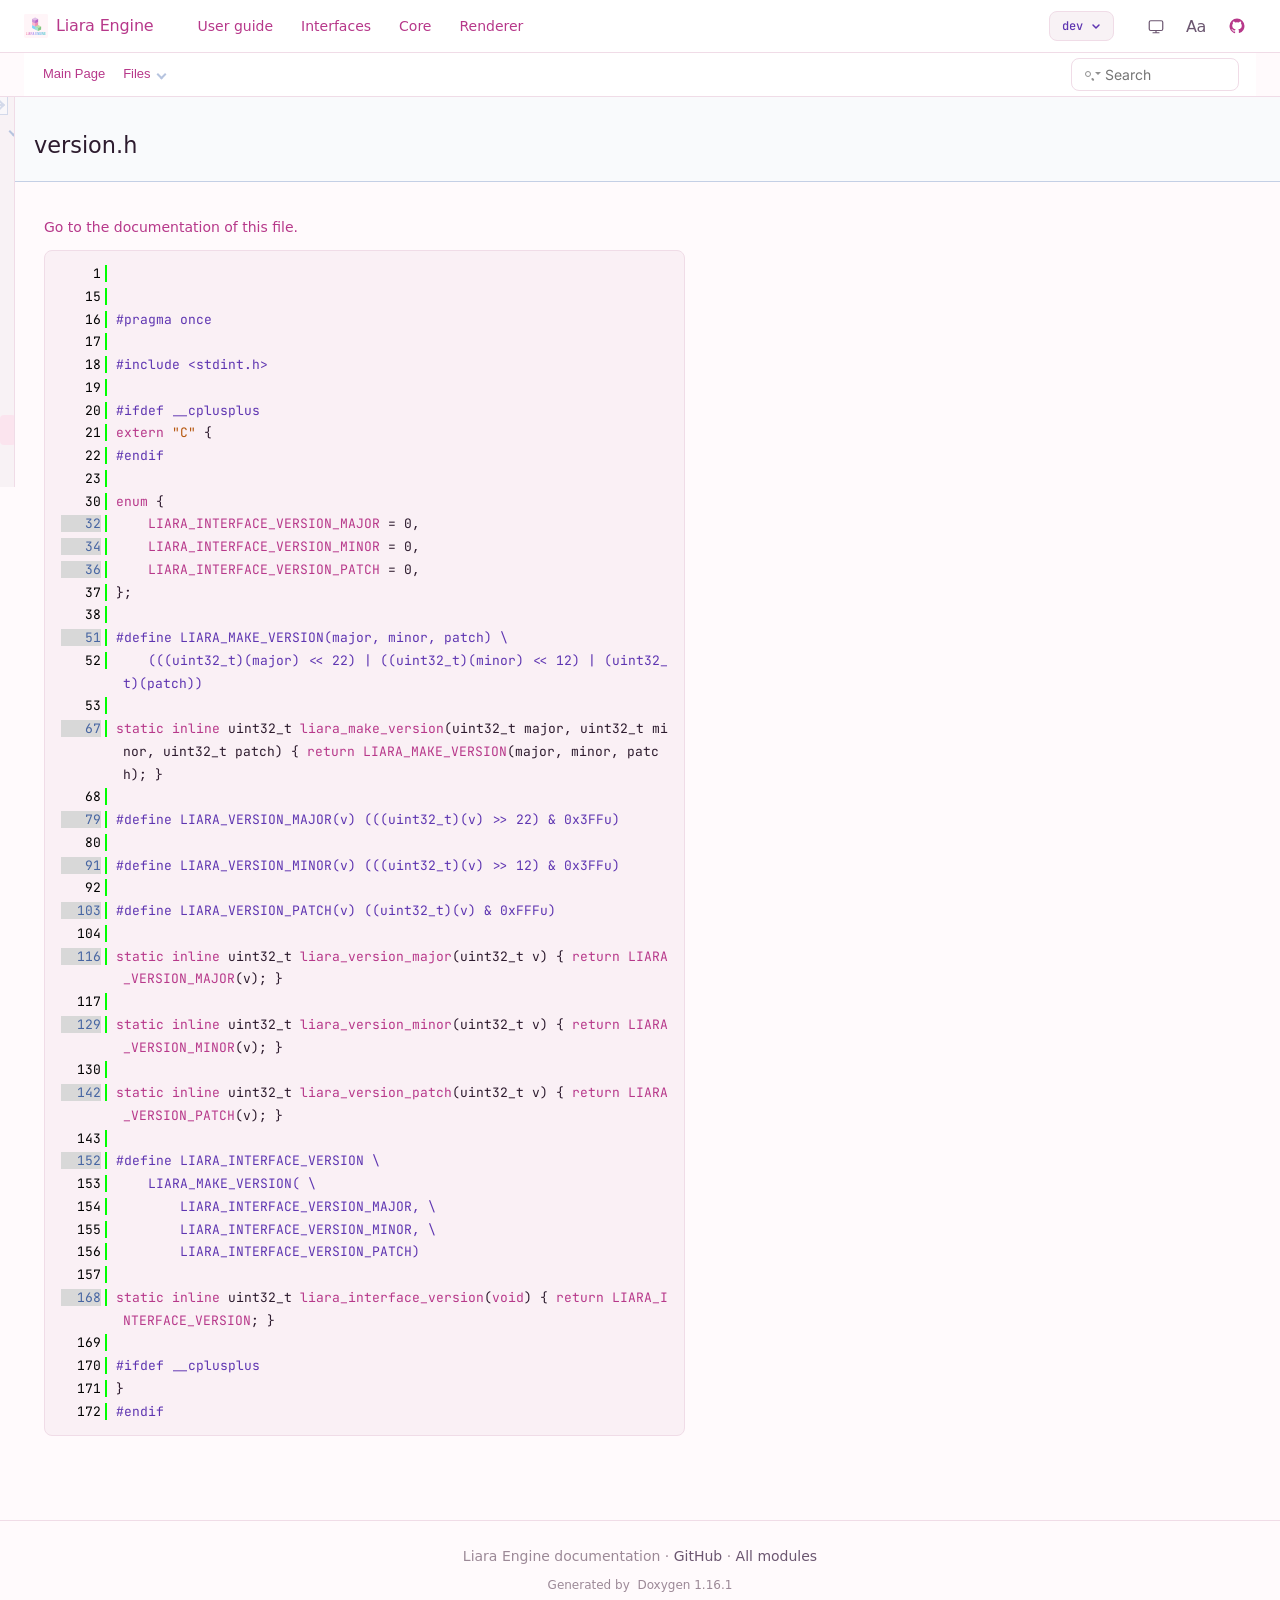
<file: dev/html/version_8h_source.html>
<!--
    Liara Engine — Doxygen header template
    This template replaces Doxygen's default <head> + opening of <body>.
    Doxygen substitutes special tokens like include/liara/version.h Source File, , <link href="navtree.css" rel="stylesheet" type="text/css"/>
<script type="text/javascript" src="navtreedata.js"></script>
<script type="text/javascript" src="navtree.js"></script>
<script type="text/javascript" src="cookie.js"></script>
    when generating each page; do not remove or rename these.
-->
<!DOCTYPE html>
<html xmlns="http://www.w3.org/1999/xhtml" lang="en-US">
<head>
    <meta charset="UTF-8"/>
    <meta http-equiv="X-UA-Compatible" content="IE=9"/>
    <meta name="generator" content="Doxygen 1.16.1"/>
    <meta name="viewport" content="width=device-width, initial-scale=1"/>
    <title>liara-interfaces: include/liara/version.h Source File</title>
    <!-- Fonts: Inter for sans, JetBrains Mono for code, OpenDyslexic for a11y -->
    <link rel="preconnect" href="https://fonts.googleapis.com">
    <link rel="preconnect" href="https://fonts.gstatic.com" crossorigin>
    <link rel="stylesheet" href="https://fonts.googleapis.com/css2?family=Inter:wght@400;500;700&family=JetBrains+Mono:wght@400;500&display=swap">
    <link rel="stylesheet" href="https://fonts.cdnfonts.com/css/open-dyslexic">
    <!-- jQuery (required by Doxygen scripts) -->
    <script src="jquery.js"></script>
    <!-- Doxygen's own stylesheets, kept for layout fundamentals we override below -->
    <link href="navtree.css" rel="stylesheet" type="text/css"/>
<script type="text/javascript" src="navtreedata.js"></script>
<script type="text/javascript" src="navtree.js"></script>
<script type="text/javascript" src="cookie.js"></script>
    <link href="search/search.css" rel="stylesheet" type="text/css"/>
<script type="text/javascript" src="search/searchdata.js"></script>
<script type="text/javascript" src="search/search.js"></script>
    <link href="tabs.css" rel="stylesheet" type="text/css"/>
    <link href="doxygen.css" rel="stylesheet" type="text/css"/>
    <link rel="icon" type="image/x-icon" href="../favicon.ico">
    <!-- Liara design system, applied AFTER Doxygen's own CSS so we can override -->
    <link rel="stylesheet" href="design-tokens.css">
    <link rel="stylesheet" href="navbar.css">
    <link rel="stylesheet" href="doxygen-custom.css">
    <link href="design-tokens.css" rel="stylesheet" type="text/css"/>
<link href="navbar.css" rel="stylesheet" type="text/css"/>
<link href="doxygen-custom.css" rel="stylesheet" type="text/css"/>
    <!-- Apply theme/a11y prefs synchronously to prevent flash -->
    <script>
        (function () {
            try {
                const t = localStorage.getItem("liara-theme");
                if (t === "light" || t === "dark") {
                    document.documentElement.setAttribute("data-liara-theme", t);
                }
                if (localStorage.getItem("liara-a11y-dyslexia") === "true") {
                    document.documentElement.setAttribute("data-liara-a11y-dyslexia", "true");
                }
            } catch (e) { /* localStorage unavailable, fall back to defaults */ }
        })();
    </script>
    <script defer src="navbar.js"></script>
</head>
<body>
<!--
    Shared navbar. The fragment below mirrors docs-shared/navbar/navbar.html.
    TODO: Generate this part in CI instead of maintaining two separate files with identical content.
-->
<nav id="liara-navbar" class="liara-navbar" aria-label="Documentation navigation">
    <div class="liara-navbar__inner">
        <a class="liara-navbar__brand" href="https://liara-engine.github.io/" aria-label="Liara Engine home">
            <img class="liara-navbar__logo" src="../logo.svg" alt="" aria-hidden="true" width="24" height="24"/>
            <span class="liara-navbar__brand-name">Liara Engine</span>
        </a>
        <ul class="liara-navbar__modules" role="list">
            <li><a class="liara-navbar__module" data-liara-module="user" href="https://liara-engine.github.io/user/dev/">User guide</a></li>
            <li><a class="liara-navbar__module" data-liara-module="interfaces" href="https://liara-engine.github.io/liara-interfaces/dev/">Interfaces</a></li>
            <li><a class="liara-navbar__module" data-liara-module="core" href="https://liara-engine.github.io/liara-core/dev/">Core</a></li>
            <li><a class="liara-navbar__module" data-liara-module="renderer" href="https://liara-engine.github.io/liara-renderer/dev/">Renderer</a></li>
        </ul>
        <div class="liara-navbar__spacer"></div>
        <div class="liara-navbar__version">
            <button class="liara-navbar__version-trigger" type="button"
                    aria-haspopup="listbox" aria-expanded="false"
                    aria-label="Switch documentation version">
                <span class="liara-navbar__version-label" data-liara-version-label>dev</span>
                <svg class="liara-navbar__version-caret" width="10" height="10" viewBox="0 0 10 10" aria-hidden="true">
                    <path d="M2 4l3 3 3-3" stroke="currentColor" stroke-width="1.5" fill="none" stroke-linecap="round" stroke-linejoin="round"/>
                </svg>
            </button>
            <ul class="liara-navbar__version-menu" role="listbox" data-liara-version-menu hidden></ul>
        </div>
        <div class="liara-navbar__actions">
            <button class="liara-navbar__action" type="button" data-liara-theme-toggle aria-label="Toggle color theme" title="Toggle color theme">
                <svg class="liara-navbar__icon liara-navbar__icon--system" width="18" height="18" viewBox="0 0 24 24" aria-hidden="true"><rect x="3" y="5" width="18" height="13" rx="2" stroke="currentColor" stroke-width="1.6" fill="none"/><path d="M8 21h8M12 18v3" stroke="currentColor" stroke-width="1.6" stroke-linecap="round"/></svg>
                <svg class="liara-navbar__icon liara-navbar__icon--light" width="18" height="18" viewBox="0 0 24 24" aria-hidden="true"><circle cx="12" cy="12" r="4" stroke="currentColor" stroke-width="1.6" fill="none"/><path d="M12 3v2M12 19v2M3 12h2M19 12h2M5.6 5.6l1.4 1.4M17 17l1.4 1.4M5.6 18.4l1.4-1.4M17 7l1.4-1.4" stroke="currentColor" stroke-width="1.6" stroke-linecap="round"/></svg>
                <svg class="liara-navbar__icon liara-navbar__icon--dark" width="18" height="18" viewBox="0 0 24 24" aria-hidden="true"><path d="M21 12.8A9 9 0 1 1 11.2 3a7 7 0 0 0 9.8 9.8z" stroke="currentColor" stroke-width="1.6" fill="none" stroke-linejoin="round"/></svg>
            </button>
            <button class="liara-navbar__action liara-navbar__action--text" type="button" data-liara-a11y-toggle aria-label="Toggle dyslexia-friendly mode" aria-pressed="false" title="Dyslexia-friendly mode">
                <span aria-hidden="true">Aa</span>
            </button>
            <a class="liara-navbar__action" data-liara-github href="https://github.com/liara-engine/liara" aria-label="View on GitHub" title="View on GitHub" target="_blank" rel="noopener">
                <svg class="liara-navbar__icon" width="18" height="18" viewBox="0 0 24 24" aria-hidden="true"><path fill="currentColor" d="M12 2A10 10 0 0 0 2 12c0 4.42 2.87 8.17 6.84 9.5.5.09.66-.22.66-.48v-1.7c-2.78.6-3.37-1.34-3.37-1.34-.45-1.16-1.11-1.47-1.11-1.47-.91-.62.07-.6.07-.6 1 .07 1.53 1.03 1.53 1.03.89 1.53 2.34 1.09 2.91.83.09-.65.35-1.09.63-1.34-2.22-.25-4.55-1.11-4.55-4.94 0-1.09.39-1.98 1.03-2.68-.1-.25-.45-1.27.1-2.65 0 0 .84-.27 2.75 1.02a9.5 9.5 0 0 1 5 0c1.91-1.29 2.75-1.02 2.75-1.02.55 1.38.2 2.4.1 2.65.64.7 1.03 1.59 1.03 2.68 0 3.84-2.34 4.69-4.57 4.94.36.31.68.92.68 1.85V21c0 .27.16.58.67.48A10 10 0 0 0 22 12 10 10 0 0 0 12 2z"/></svg>
            </a>
        </div>
        <button class="liara-navbar__menu-toggle" type="button" data-liara-menu-toggle aria-label="Open menu" aria-expanded="false">
            <span class="liara-navbar__menu-toggle-bar"></span>
            <span class="liara-navbar__menu-toggle-bar"></span>
            <span class="liara-navbar__menu-toggle-bar"></span>
        </button>
    </div>
</nav>
<!--
    Doxygen-generated content begins here. The wrapper div lets us scope our
    custom CSS without touching Doxygen's own structure.
-->
<div id="top" class="liara-doxygen">
    <!-- Generated by -->
<!-- Generated by Doxygen 1.16.1 -->
<script type="text/javascript">
var searchBox = new SearchBox("searchBox", "search/",'.html');
</script>
<script type="text/javascript">
$(function() { codefold.init(); });
</script>
<script type="text/javascript" src="menudata.js"></script>
<script type="text/javascript" src="menu.js"></script>
<script type="text/javascript">
$(function() {
  initMenu('',true,false,'search.php','Search',true);
  $(function() { init_search(); });
});
</script>
<div id="main-nav"></div>
</div><!-- top -->
<div id="side-nav" class="ui-resizable side-nav-resizable">
  <div id="nav-tree">
    <div id="nav-tree-contents">
      <div id="nav-sync" class="sync"></div>
    </div>
  </div>
  <div id="splitbar" style="-moz-user-select:none;" 
       class="ui-resizable-handle">
  </div>
</div>
<script type="text/javascript">
$(function(){initNavTree('version_8h_source.html','',''); });
</script>
<div id="container">
<div id="doc-content">
<!-- window showing the filter options -->
<div id="MSearchSelectWindow"
     onmouseover="return searchBox.OnSearchSelectShow()"
     onmouseout="return searchBox.OnSearchSelectHide()"
     onkeydown="return searchBox.OnSearchSelectKey(event)">
</div>

<!-- iframe showing the search results (closed by default) -->
<div id="MSearchResultsWindow">
<div id="MSearchResults">
<div class="SRPage">
<div id="SRIndex">
<div id="SRResults"></div>
<div class="SRStatus" id="Loading">Loading...</div>
<div class="SRStatus" id="Searching">Searching...</div>
<div class="SRStatus" id="NoMatches">No Matches</div>
</div>
</div>
</div>
</div>

<div class="header">
  <div class="headertitle"><div class="title">version.h</div></div>
</div><!--header-->
<div class="contents">
<a href="version_8h.html">Go to the documentation of this file.</a><div class="fragment"><div class="line"><a id="l00001" name="l00001"></a><span class="lineno">    1</span></div>
<div class="line"><a id="l00015" name="l00015"></a><span class="lineno">   15</span> </div>
<div class="line"><a id="l00016" name="l00016"></a><span class="lineno">   16</span><span class="preprocessor">#pragma once</span></div>
<div class="line"><a id="l00017" name="l00017"></a><span class="lineno">   17</span> </div>
<div class="line"><a id="l00018" name="l00018"></a><span class="lineno">   18</span><span class="preprocessor">#include &lt;stdint.h&gt;</span></div>
<div class="line"><a id="l00019" name="l00019"></a><span class="lineno">   19</span> </div>
<div class="line"><a id="l00020" name="l00020"></a><span class="lineno">   20</span><span class="preprocessor">#ifdef __cplusplus</span></div>
<div class="line"><a id="l00021" name="l00021"></a><span class="lineno">   21</span><span class="keyword">extern</span> <span class="stringliteral">&quot;C&quot;</span> {</div>
<div class="line"><a id="l00022" name="l00022"></a><span class="lineno">   22</span><span class="preprocessor">#endif</span></div>
<div class="line"><a id="l00023" name="l00023"></a><span class="lineno">   23</span></div>
<div class="line"><a id="l00030" name="l00030"></a><span class="lineno">   30</span><span class="keyword">enum</span> {</div>
<div class="line"><a id="l00032" name="l00032"></a><span class="lineno"><a class="line" href="version_8h.html#a67db7dea32af233e3ed355130f529a63a0b976c95a8649fc70fd89c4ba5af5aea">   32</a></span>    <a class="code hl_enumvalue" href="version_8h.html#a67db7dea32af233e3ed355130f529a63a0b976c95a8649fc70fd89c4ba5af5aea">LIARA_INTERFACE_VERSION_MAJOR</a> = 0,</div>
<div class="line"><a id="l00034" name="l00034"></a><span class="lineno"><a class="line" href="version_8h.html#a67db7dea32af233e3ed355130f529a63ace553b1f8c483b61e5606d96d8d9f28d">   34</a></span>    <a class="code hl_enumvalue" href="version_8h.html#a67db7dea32af233e3ed355130f529a63ace553b1f8c483b61e5606d96d8d9f28d">LIARA_INTERFACE_VERSION_MINOR</a> = 0,</div>
<div class="line"><a id="l00036" name="l00036"></a><span class="lineno"><a class="line" href="version_8h.html#a67db7dea32af233e3ed355130f529a63a264aee64e3165a205e0656679623466e">   36</a></span>    <a class="code hl_enumvalue" href="version_8h.html#a67db7dea32af233e3ed355130f529a63a264aee64e3165a205e0656679623466e">LIARA_INTERFACE_VERSION_PATCH</a> = 0,</div>
<div class="line"><a id="l00037" name="l00037"></a><span class="lineno">   37</span>};</div>
<div class="line"><a id="l00038" name="l00038"></a><span class="lineno">   38</span></div>
<div class="foldopen" id="foldopen00051" data-start="" data-end="">
<div class="line"><a id="l00051" name="l00051"></a><span class="lineno"><a class="line" href="version_8h.html#a18a41c12177f6912453296efdcce31e5">   51</a></span><span class="preprocessor">#define LIARA_MAKE_VERSION(major, minor, patch) \</span></div>
<div class="line"><a id="l00052" name="l00052"></a><span class="lineno">   52</span><span class="preprocessor">    (((uint32_t)(major) &lt;&lt; 22) | ((uint32_t)(minor) &lt;&lt; 12) | (uint32_t)(patch))</span></div>
</div>
<div class="line"><a id="l00053" name="l00053"></a><span class="lineno">   53</span></div>
<div class="line"><a id="l00067" name="l00067"></a><span class="lineno"><a class="line" href="version_8h.html#af158eb4b184f50e64168b27c83325d49">   67</a></span><span class="keyword">static</span> <span class="keyword">inline</span> uint32_t <a class="code hl_function" href="version_8h.html#af158eb4b184f50e64168b27c83325d49">liara_make_version</a>(uint32_t major, uint32_t minor, uint32_t patch) { <span class="keywordflow">return</span> <a class="code hl_define" href="version_8h.html#a18a41c12177f6912453296efdcce31e5">LIARA_MAKE_VERSION</a>(major, minor, patch); }</div>
<div class="line"><a id="l00068" name="l00068"></a><span class="lineno">   68</span></div>
<div class="line"><a id="l00079" name="l00079"></a><span class="lineno"><a class="line" href="version_8h.html#a84ee12d0b17960a5ce651e7b4578d8f9">   79</a></span><span class="preprocessor">#define LIARA_VERSION_MAJOR(v) (((uint32_t)(v) &gt;&gt; 22) &amp; 0x3FFu)</span></div>
<div class="line"><a id="l00080" name="l00080"></a><span class="lineno">   80</span></div>
<div class="line"><a id="l00091" name="l00091"></a><span class="lineno"><a class="line" href="version_8h.html#abf3dccbc75ccc9cdf462ce799ad4b10c">   91</a></span><span class="preprocessor">#define LIARA_VERSION_MINOR(v) (((uint32_t)(v) &gt;&gt; 12) &amp; 0x3FFu)</span></div>
<div class="line"><a id="l00092" name="l00092"></a><span class="lineno">   92</span></div>
<div class="line"><a id="l00103" name="l00103"></a><span class="lineno"><a class="line" href="version_8h.html#a667dbd4947915aa5b2169e7c6c809869">  103</a></span><span class="preprocessor">#define LIARA_VERSION_PATCH(v) ((uint32_t)(v) &amp; 0xFFFu)</span></div>
<div class="line"><a id="l00104" name="l00104"></a><span class="lineno">  104</span></div>
<div class="line"><a id="l00116" name="l00116"></a><span class="lineno"><a class="line" href="version_8h.html#a0b81fe65ae6f507745ec6f593df13c02">  116</a></span><span class="keyword">static</span> <span class="keyword">inline</span> uint32_t <a class="code hl_function" href="version_8h.html#a0b81fe65ae6f507745ec6f593df13c02">liara_version_major</a>(uint32_t v) { <span class="keywordflow">return</span> <a class="code hl_define" href="version_8h.html#a84ee12d0b17960a5ce651e7b4578d8f9">LIARA_VERSION_MAJOR</a>(v); }</div>
<div class="line"><a id="l00117" name="l00117"></a><span class="lineno">  117</span></div>
<div class="line"><a id="l00129" name="l00129"></a><span class="lineno"><a class="line" href="version_8h.html#a21022700fa739f59b0242e3a10234586">  129</a></span><span class="keyword">static</span> <span class="keyword">inline</span> uint32_t <a class="code hl_function" href="version_8h.html#a21022700fa739f59b0242e3a10234586">liara_version_minor</a>(uint32_t v) { <span class="keywordflow">return</span> <a class="code hl_define" href="version_8h.html#abf3dccbc75ccc9cdf462ce799ad4b10c">LIARA_VERSION_MINOR</a>(v); }</div>
<div class="line"><a id="l00130" name="l00130"></a><span class="lineno">  130</span></div>
<div class="line"><a id="l00142" name="l00142"></a><span class="lineno"><a class="line" href="version_8h.html#a83cc9330f9634d19aeffd69c0a9108dd">  142</a></span><span class="keyword">static</span> <span class="keyword">inline</span> uint32_t <a class="code hl_function" href="version_8h.html#a83cc9330f9634d19aeffd69c0a9108dd">liara_version_patch</a>(uint32_t v) { <span class="keywordflow">return</span> <a class="code hl_define" href="version_8h.html#a667dbd4947915aa5b2169e7c6c809869">LIARA_VERSION_PATCH</a>(v); }</div>
<div class="line"><a id="l00143" name="l00143"></a><span class="lineno">  143</span></div>
<div class="foldopen" id="foldopen00152" data-start="" data-end="">
<div class="line"><a id="l00152" name="l00152"></a><span class="lineno"><a class="line" href="version_8h.html#a46227cd58d447b660e126c48dd357f34">  152</a></span><span class="preprocessor">#define LIARA_INTERFACE_VERSION \</span></div>
<div class="line"><a id="l00153" name="l00153"></a><span class="lineno">  153</span><span class="preprocessor">    LIARA_MAKE_VERSION( \</span></div>
<div class="line"><a id="l00154" name="l00154"></a><span class="lineno">  154</span><span class="preprocessor">        LIARA_INTERFACE_VERSION_MAJOR, \</span></div>
<div class="line"><a id="l00155" name="l00155"></a><span class="lineno">  155</span><span class="preprocessor">        LIARA_INTERFACE_VERSION_MINOR, \</span></div>
<div class="line"><a id="l00156" name="l00156"></a><span class="lineno">  156</span><span class="preprocessor">        LIARA_INTERFACE_VERSION_PATCH)</span></div>
</div>
<div class="line"><a id="l00157" name="l00157"></a><span class="lineno">  157</span></div>
<div class="line"><a id="l00168" name="l00168"></a><span class="lineno"><a class="line" href="version_8h.html#a2de37ea455a9151f5e99b5aeeaeb02f0">  168</a></span><span class="keyword">static</span> <span class="keyword">inline</span> uint32_t <a class="code hl_function" href="version_8h.html#a2de37ea455a9151f5e99b5aeeaeb02f0">liara_interface_version</a>(<span class="keywordtype">void</span>) { <span class="keywordflow">return</span> <a class="code hl_define" href="version_8h.html#a46227cd58d447b660e126c48dd357f34">LIARA_INTERFACE_VERSION</a>; }</div>
<div class="line"><a id="l00169" name="l00169"></a><span class="lineno">  169</span> </div>
<div class="line"><a id="l00170" name="l00170"></a><span class="lineno">  170</span><span class="preprocessor">#ifdef __cplusplus</span></div>
<div class="line"><a id="l00171" name="l00171"></a><span class="lineno">  171</span>}</div>
<div class="line"><a id="l00172" name="l00172"></a><span class="lineno">  172</span><span class="preprocessor">#endif</span></div>
<div class="ttc" id="aversion_8h_html_a0b81fe65ae6f507745ec6f593df13c02"><div class="ttname"><a href="version_8h.html#a0b81fe65ae6f507745ec6f593df13c02">liara_version_major</a></div><div class="ttdeci">static uint32_t liara_version_major(uint32_t v)</div><div class="ttdoc">Inline function to extract the major version component from a combined version number.</div><div class="ttdef"><b>Definition</b> version.h:116</div></div>
<div class="ttc" id="aversion_8h_html_a18a41c12177f6912453296efdcce31e5"><div class="ttname"><a href="version_8h.html#a18a41c12177f6912453296efdcce31e5">LIARA_MAKE_VERSION</a></div><div class="ttdeci">#define LIARA_MAKE_VERSION(major, minor, patch)</div><div class="ttdoc">Create a version number from major, minor, and patch components.</div><div class="ttdef"><b>Definition</b> version.h:51</div></div>
<div class="ttc" id="aversion_8h_html_a21022700fa739f59b0242e3a10234586"><div class="ttname"><a href="version_8h.html#a21022700fa739f59b0242e3a10234586">liara_version_minor</a></div><div class="ttdeci">static uint32_t liara_version_minor(uint32_t v)</div><div class="ttdoc">Inline function to extract the minor version component from a combined version number.</div><div class="ttdef"><b>Definition</b> version.h:129</div></div>
<div class="ttc" id="aversion_8h_html_a2de37ea455a9151f5e99b5aeeaeb02f0"><div class="ttname"><a href="version_8h.html#a2de37ea455a9151f5e99b5aeeaeb02f0">liara_interface_version</a></div><div class="ttdeci">static uint32_t liara_interface_version(void)</div><div class="ttdoc">Inline function to get the current version of the Liara interface.</div><div class="ttdef"><b>Definition</b> version.h:168</div></div>
<div class="ttc" id="aversion_8h_html_a46227cd58d447b660e126c48dd357f34"><div class="ttname"><a href="version_8h.html#a46227cd58d447b660e126c48dd357f34">LIARA_INTERFACE_VERSION</a></div><div class="ttdeci">#define LIARA_INTERFACE_VERSION</div><div class="ttdoc">The current version of the Liara interface.</div><div class="ttdef"><b>Definition</b> version.h:152</div></div>
<div class="ttc" id="aversion_8h_html_a667dbd4947915aa5b2169e7c6c809869"><div class="ttname"><a href="version_8h.html#a667dbd4947915aa5b2169e7c6c809869">LIARA_VERSION_PATCH</a></div><div class="ttdeci">#define LIARA_VERSION_PATCH(v)</div><div class="ttdoc">Extract the patch version component from a combined version number.</div><div class="ttdef"><b>Definition</b> version.h:103</div></div>
<div class="ttc" id="aversion_8h_html_a67db7dea32af233e3ed355130f529a63a0b976c95a8649fc70fd89c4ba5af5aea"><div class="ttname"><a href="version_8h.html#a67db7dea32af233e3ed355130f529a63a0b976c95a8649fc70fd89c4ba5af5aea">LIARA_INTERFACE_VERSION_MAJOR</a></div><div class="ttdeci">@ LIARA_INTERFACE_VERSION_MAJOR</div><div class="ttdef"><b>Definition</b> version.h:32</div></div>
<div class="ttc" id="aversion_8h_html_a67db7dea32af233e3ed355130f529a63a264aee64e3165a205e0656679623466e"><div class="ttname"><a href="version_8h.html#a67db7dea32af233e3ed355130f529a63a264aee64e3165a205e0656679623466e">LIARA_INTERFACE_VERSION_PATCH</a></div><div class="ttdeci">@ LIARA_INTERFACE_VERSION_PATCH</div><div class="ttdef"><b>Definition</b> version.h:36</div></div>
<div class="ttc" id="aversion_8h_html_a67db7dea32af233e3ed355130f529a63ace553b1f8c483b61e5606d96d8d9f28d"><div class="ttname"><a href="version_8h.html#a67db7dea32af233e3ed355130f529a63ace553b1f8c483b61e5606d96d8d9f28d">LIARA_INTERFACE_VERSION_MINOR</a></div><div class="ttdeci">@ LIARA_INTERFACE_VERSION_MINOR</div><div class="ttdef"><b>Definition</b> version.h:34</div></div>
<div class="ttc" id="aversion_8h_html_a83cc9330f9634d19aeffd69c0a9108dd"><div class="ttname"><a href="version_8h.html#a83cc9330f9634d19aeffd69c0a9108dd">liara_version_patch</a></div><div class="ttdeci">static uint32_t liara_version_patch(uint32_t v)</div><div class="ttdoc">Inline function to extract the patch version component from a combined version number.</div><div class="ttdef"><b>Definition</b> version.h:142</div></div>
<div class="ttc" id="aversion_8h_html_a84ee12d0b17960a5ce651e7b4578d8f9"><div class="ttname"><a href="version_8h.html#a84ee12d0b17960a5ce651e7b4578d8f9">LIARA_VERSION_MAJOR</a></div><div class="ttdeci">#define LIARA_VERSION_MAJOR(v)</div><div class="ttdoc">Extract the major version component from a combined version number.</div><div class="ttdef"><b>Definition</b> version.h:79</div></div>
<div class="ttc" id="aversion_8h_html_abf3dccbc75ccc9cdf462ce799ad4b10c"><div class="ttname"><a href="version_8h.html#abf3dccbc75ccc9cdf462ce799ad4b10c">LIARA_VERSION_MINOR</a></div><div class="ttdeci">#define LIARA_VERSION_MINOR(v)</div><div class="ttdoc">Extract the minor version component from a combined version number.</div><div class="ttdef"><b>Definition</b> version.h:91</div></div>
<div class="ttc" id="aversion_8h_html_af158eb4b184f50e64168b27c83325d49"><div class="ttname"><a href="version_8h.html#af158eb4b184f50e64168b27c83325d49">liara_make_version</a></div><div class="ttdeci">static uint32_t liara_make_version(uint32_t major, uint32_t minor, uint32_t patch)</div><div class="ttdoc">Inline function to create a version number from major, minor, and patch components.</div><div class="ttdef"><b>Definition</b> version.h:67</div></div>
</div><!-- fragment --></div><!-- contents -->
</div><!-- doc-content -->
</div><!-- container -->
<!--
    Liara Engine — Doxygen footer template
    Closes the wrapper started in header.html and adds a discreet footer
    line. Doxygen substitutes Generated by and <span class="datetime"></span> for the
    "Generated on ... by Doxygen" line.
-->
</div><!-- /#top.liara-doxygen -->
<footer class="liara-doxygen-footer">
    <div class="liara-doxygen-footer__inner">
        <p class="liara-doxygen-footer__line">
            Liara Engine documentation &middot;
            <a href="https://github.com/liara-engine">GitHub</a> &middot;
            <a href="https://liara-engine.github.io/">All modules</a>
        </p>
        <p class="liara-doxygen-footer__generated">
            Generated by &nbsp;Doxygen 1.16.1
        </p>
    </div>
</footer>
</body>
</html>
</file>
<file: dev/html/navtree.css>
#nav-tree .children_ul {
  margin:0;
  padding:4px;
}

#nav-tree ul {
  list-style:none outside none;
  margin:0px;
  padding:0px;
}

#nav-tree li {
  white-space:nowrap;
  margin:0;
  padding:0;
}

#nav-tree .plus {
  margin:0px;
}

#nav-tree .selected {
  position: relative;
  background-color: #DCE2EF;
  border-radius: 0 6px 6px 0;
  /*margin-right: 5px;*/
}

#nav-tree img {
  margin:0px;
  padding:0px;
  border:0px;
  vertical-align: middle;
}

#nav-tree a {
  text-decoration:none;
  padding:0px;
  margin:0px;
}

#nav-tree .label {
  margin:0px;
  padding:0px;
  font: 12px 'Lucida Grande',Geneva,Helvetica,Arial,sans-serif;
  line-height: 22px;
}

#nav-tree .label a {
  padding:2px;
}

#nav-tree .selected a {
  text-decoration:none;
  color:#3D578C;
}

#nav-tree .children_ul {
  margin:0px;
  padding:0px;
}

#nav-tree .item {
  margin: 0 6px 0 -5px;
  padding: 0 0 0 5px;
  height: 22px;
}

#nav-tree {
  padding: 0px 0px;
  font-size:14px;
  overflow:auto;
}

#doc-content {
  overflow:auto;
  display:block;
  padding:0px;
  margin:0px;
  -webkit-overflow-scrolling : touch; /* iOS 5+ */
}

#side-nav {
  padding:0 6px 0 0;
  margin: 0px;
  display:block;
  position: absolute;
  left: 0px;
  overflow : hidden;
}

.ui-resizable .ui-resizable-handle {
  display:block;
}

.ui-resizable-e {
  transition: opacity 0.5s ease;
  background-color: #DCE2EF;
  opacity:0;
  cursor:col-resize;
  height:100%;
  right:0;
  top:0;
  width:6px;
  position: relative;
}

.ui-resizable-e:after {
  content: '';
  display: block;
  top: 50%;
  left: 1px;
  width: 2px;
  height: 15px;
  border-left: 1px solid #9CAFD4;
  border-right: 1px solid #9CAFD4;
  position: absolute;
}

.ui-resizable-e:hover {
  opacity: 1;
}

.ui-resizable-handle {
  display:none;
  font-size:0.1px;
  position:absolute;
  z-index:1;
}

#nav-tree-contents {
  margin: 6px 0px 0px 0px;
}

#nav-tree {
  background-color: #F9FAFC;
  -webkit-overflow-scrolling : touch; /* iOS 5+ */
  scrollbar-width: thin;
  border-right: 1px solid #C4CFE5;
  padding-left: 5px;
}

#nav-sync {
  position:absolute;
  top:0px;
  right:0px;
  z-index:1;
}

#nav-sync img {
  opacity:0.3;
}

div.nav-sync-icon {
	position: relative;
	width: 24px;
	height: 17px;
	left: -6px;
	top: -1px;
	opacity: 0.7;
	display: inline-block;
	background-color: #F9FAFC;
	border: 1px solid #C4CFE5;
	box-sizing: content-box;
}

div.nav-sync-icon:hover {
	background-color: #EEF1F7;
	opacity: 1.0;
}

div.nav-sync-icon.active:after {
	content: '';
	background-color: #F9FAFC;
	border-top: 2px solid #C4CFE5;
	position: absolute;
	width: 16px;
	height: 0px;
	top: 7px;
	left: 4px;
}

div.nav-sync-icon.active:hover:after {
	border-top: 2px solid #6884BD;
}

span.sync-icon-left {
	position: absolute;
	padding: 0;
	margin: 0;
	top: 3px;
	left: 4px;
	display: inline-block;
	width: 8px;
	height: 8px;
	border-left: 2px solid #C4CFE5;
	border-top: 2px solid #C4CFE5;
	transform: rotate(-45deg);
}

span.sync-icon-right {
	position: absolute;
	padding: 0;
	margin: 0;
	top: 3px;
	left: 10px;
	display: inline-block;
	width: 8px;
	height: 8px;
	border-right: 2px solid #C4CFE5;
	border-bottom: 2px solid #C4CFE5;
	transform: rotate(-45deg);
}

div.nav-sync-icon:hover span.sync-icon-left {
	border-left: 2px solid #6884BD;
	border-top: 2px solid #6884BD;
}

div.nav-sync-icon:hover span.sync-icon-right {
	border-right: 2px solid #6884BD;
	border-bottom: 2px solid #6884BD;
}

#nav-path ul {
  border-top: 1px solid #C4CFE5;
}

@media print
{
  #nav-tree { display: none; }
  div.ui-resizable-handle { display: none; position: relative; }
}

/*---------------------------*/
#container {
	display: grid;
	grid-template-columns: auto auto;
	overflow: hidden;
}

#page-nav {
	background: #F9FAFC;
	display: block;
	width: 250px;
	box-sizing: content-box;
        position: relative;
	border-left: 1px solid #C4CFE5;
}

#page-nav-tree {
	display: inline-block;
}

#page-nav-resize-handle {
  transition: opacity 0.5s ease;
  background-color: #DCE2EF;
  opacity:0;
  cursor:col-resize;
  height:100%;
  right:0;
  top:0;
  width:6px;
  position: relative;
  z-index: 1;
  user-select: none;
}

#page-nav-resize-handle:after {
  content: '';
  display: block;
  top: 50%;
  left: 1px;
  width: 2px;
  height: 15px;
  border-left: 1px solid #9CAFD4;
  border-right: 1px solid #9CAFD4;
  position: absolute;
}

#page-nav-resize-handle.dragging,
#page-nav-resize-handle:hover {
  opacity: 1;
}

#page-nav-contents {
  padding: 0;
  margin: 0;
  display: block;
  top: 0;
  left: 0;
  height: 100%;
  width: 100%;
  position: absolute;
  overflow: auto;
  scrollbar-width: thin;
  -webkit-overflow-scrolling : touch; /* iOS 5+ */
}

ul.page-outline,
ul.page-outline ul {
  text-indent: 0;
  list-style: none outside none;
  padding: 0 0 0 4px;
}

ul.page-outline {
  margin: 0 4px 4px 6px;
}

ul.page-outline div.item {
  font: 12px 'Lucida Grande',Geneva,Helvetica,Arial,sans-serif;
  line-height: 22px;
}

ul.page-outline li {
  white-space: nowrap;
}

ul.page-outline li.vis {
  background-color: #EEF1F7;
}

#container.resizing {
  cursor: col-resize;
  user-select: none;
}
</file>
<file: dev/html/search/search.css>
/*---------------- Search Box positioning */

#main-menu > li:last-child {
    /* This <li> object is the parent of the search bar */
    display: flex;
    justify-content: center;
    align-items: center;
    height: 43px;
    margin-right: 0;
}

/*---------------- Search box styling */

.SRPage * {
    font-weight: normal;
    line-height: normal;
}

dark-mode-toggle {
    margin-left: 5px;
    display: flex;
    float: right;
}

#MSearchBox {
    display: inline-block;
    white-space : nowrap;
    background: white;
    border-radius: 0.65em;
    border: 1px solid #B6C4DF;
    z-index: 102;
    margin-right: 4px;
}

#MSearchBox .left {
    display: inline-block;
    vertical-align: middle;
    height: 1.6em;
}

#MSearchField {
    display: inline-block;
    vertical-align: top;
    width: 7.5em;
    height: 22px;
    margin: 0 0 0 0.15em;
    padding: 0;
    line-height: 1em;
    border:none;
    color: #909090;
    outline: none;
    font-family: Arial,Verdana,sans-serif;
    -webkit-border-radius: 0px;
    border-radius: 0px;
    background: none;
}

@media(hover: none) {
    /* to avoid zooming on iOS */
    #MSearchField {
        font-size: 16px;
    }
}

#MSearchBox .right {
    display: inline-block;
    vertical-align: middle;
    width: 1.4em;
    height: 1.6em;
}

#MSearchClose {
    display: none;
    font-size: inherit;
    background : none;
    border: none;
    margin: 0;
    padding: 0;
    outline: none;

}

#MSearchCloseImg {
    margin: 6px 0 0 4px;
}

.close-icon {
  width: 11px;
  height: 11px;
  background-color: #A0A0A0;
  border-radius: 50%;
  position: relative;
  display: flex;
  justify-content: center;
  align-items: center;
  box-sizing: content-box;
}

.close-icon:before,
.close-icon:after {
  content: '';
  position: absolute;
  width: 7px;
  height: 1px;
  background-color: white;
}

.close-icon:before {
  transform: rotate(45deg);
}

.close-icon:after {
  transform: rotate(-45deg);
}


.MSearchBoxActive #MSearchField {
    color: black;
}

.search-icon {
    width: 20px;
    height: 20px;
    display: inline-block;
    position: relative;
    margin-left: 3px;
}

#MSearchSelectExt.search-icon {
    width: 10px;
}

#MSearchSelectExt + input {
   margin-left: 5px;
}

.search-icon::before, .search-icon::after {
    content: '';
    position: absolute;
    border: 1.5px solid #909090;
    box-sizing: content-box;
}

.search-icon::before {
    width: 6px;
    height: 6px;
    border-radius: 50%;
    top: 7px;
    left: 2px;
    background: white;
}

.search-icon::after {
    border: 1px solid #909090;
    width: 0px;
    height: 3px;
    border-radius: 2px;
    top: 15px;
    left: 8px;
    transform: rotate(-45deg);
    transform-origin: top left;
}

.search-icon-dropdown {
    content: '';
    width: 0;
    height: 0;
    border-left: 3px solid transparent;
    border-right: 3px solid transparent;
    border-top: 3px solid #909090;
    top: 8px;
    left: 15px;
    transform: translateX(-50%);
    position: absolute;
}




/*---------------- Search filter selection */

#MSearchSelectWindow {
    display: none;
    position: absolute;
    left: 0; top: 0;
    border: 1px solid rgba(150,150,150,.4);
    background-color: rgba(255,255,255,.7);
    backdrop-filter: blur(4px);
    -webkit-backdrop-filter: blur(4px);
    z-index: 10001;
    padding-top: 4px;
    padding-bottom: 4px;
    border-radius: 4px;
}

.SelectItem {
    font: 8pt Arial,Verdana,sans-serif;
    padding-left:  2px;
    padding-right: 12px;
    border: 0px;
}

span.SelectionMark {
    margin-right: 4px;
    font-family: 'JetBrains Mono',Consolas,Monaco,'Andale Mono','Ubuntu Mono',monospace,fixed;
    outline-style: none;
    text-decoration: none;
}

a.SelectItem {
    display: block;
    outline-style: none;
    color: black;
    text-decoration: none;
    padding-left:   6px;
    padding-right: 12px;
}

a.SelectItem:focus,
a.SelectItem:active {
    color: black;
    outline-style: none;
    text-decoration: none;
}

a.SelectItem:hover {
    color: white;
    background-color: #3D578C;
    outline-style: none;
    text-decoration: none;
    cursor: pointer;
    display: block;
}

/*---------------- Search results window */

iframe#MSearchResults {
    /*width: 60ex;*/
    height: 15em;
}

@keyframes slideInSearchResults {
    from {
        opacity: 0;
        transform: translate(0, 15px);
    }

    to {
        opacity: 1;
        transform: translate(0, 20px);
    }
}

#MSearchResultsWindow {
    display: none;
    position: absolute;
    left: auto;
    right: 4px;
    top: 0;
    border: 1px solid rgba(150,150,150,.4);
    background-color: rgba(255,255,255,.8);
    backdrop-filter: blur(4px);
    -webkit-backdrop-filter: blur(4px);
    z-index:10000;
    width: 300px;
    height: 400px;
    overflow: auto;
    border-radius: 8px;
    transform: translate(0, 20px);
    animation: ease-out 280ms slideInSearchResults;
    box-shadow: 0 2px 8px 0 rgba(0,0,0,.075);
}


/* ----------------------------------- */


#SRIndex {
    clear:both; 
}

.SREntry {
    font-size: 10pt;
    padding-left: 1ex;
}

.SRPage .SREntry {
    font-size: 10pt;
    padding: 2px 5px;
}

div.SRPage {
    margin: 5px 2px;
}

.SRChildren {
    padding-left: 3ex; padding-bottom: .5em 
}

.SRPage .SRChildren {
    display: none;
}

.SRSymbol {
    font-weight: bold;
    color: #425E97;
    font-family: Arial,Verdana,sans-serif;
    text-decoration: none;
    outline: none;
}

a.SRScope {
    display: block;
    color: #425E97;
    font-family: Arial,Verdana,sans-serif;
    font-size: 8pt;
    text-decoration: none;
    outline: none;
}

a.SRSymbol:focus, a.SRSymbol:active,
a.SRScope:focus, a.SRScope:active {
    text-decoration: underline;
}

span.SRScope {
    padding-left: 4px;
    font-family: Arial,Verdana,sans-serif;
}

.SRPage .SRStatus {
    padding: 2px 5px;
    font-size: 8pt;
    font-style: italic;
    font-family: Arial,Verdana,sans-serif;
}

.SRResult {
    display: none;
}

div.searchresults {
    margin-left: 10px;
    margin-right: 10px;
}

#searchBoxPos1 dark-mode-toggle {
    margin-top: 4px;
}

/*---------------- External search page results */

.pages b {
   color: #364D7C;
   padding: 5px 5px 3px 5px;
   background-color: #DCE2EF;
   border-radius: 4px;
}

.pages {
    line-height: 17px;
    margin-left: 4px;
    text-decoration: none;
}

.hl {
    font-weight: bold;
}

#searchresults {
    margin-bottom: 20px;
}

.searchpages {
    margin-top: 10px;
}
</file>
<file: dev/html/tabs.css>
.sm{position:relative;z-index:9999}.sm,.sm ul,.sm li{display:block;list-style:none;margin:0;padding:0;line-height:normal;direction:ltr;text-align:left;-webkit-tap-highlight-color:rgba(0,0,0,0)}.sm-rtl,.sm-rtl ul,.sm-rtl li{direction:rtl;text-align:right}.sm>li>h1,.sm>li>h2,.sm>li>h3,.sm>li>h4,.sm>li>h5,.sm>li>h6{margin:0;padding:0}.sm ul{display:none}.sm li,.sm a{position:relative}.sm a{display:block}.sm a.disabled{cursor:not-allowed}.sm:after{content:"\00a0";display:block;height:0;font:0/0 serif;clear:both;visibility:hidden;overflow:hidden}.sm,.sm *,.sm *:before,.sm *:after{-moz-box-sizing:border-box;-webkit-box-sizing:border-box;box-sizing:border-box}.main-menu-btn{position:relative;display:inline-block;width:36px;height:36px;text-indent:36px;margin-left:8px;white-space:nowrap;overflow:hidden;cursor:pointer;-webkit-tap-highlight-color:rgba(0,0,0,0)}.main-menu-btn-icon,.main-menu-btn-icon:before,.main-menu-btn-icon:after{position:absolute;top:50%;left:2px;height:2px;width:24px;background:#364D7C;-webkit-transition:all .25s;transition:all .25s}.main-menu-btn-icon:before{content:'';top:-7px;left:0}.main-menu-btn-icon:after{content:'';top:7px;left:0}#main-menu-state:checked ~ .main-menu-btn .main-menu-btn-icon{height:0}#main-menu-state:checked ~ .main-menu-btn .main-menu-btn-icon:before{top:0;-webkit-transform:rotate(-45deg);transform:rotate(-45deg)}#main-menu-state:checked ~ .main-menu-btn .main-menu-btn-icon:after{top:0;-webkit-transform:rotate(45deg);transform:rotate(45deg)}#main-menu-state{position:absolute;width:1px;height:1px;margin:-1px;border:0;padding:0;overflow:hidden;clip:rect(1px,1px,1px,1px)}#main-menu-state:not(:checked) ~ #main-menu{display:none}#main-menu-state:checked ~ #main-menu{display:block}@media(min-width:768px){.main-menu-btn{position:absolute;top:-99999px}#main-menu-state:not(:checked) ~ #main-menu{display:block}}.sm-dox{background-color:white}.sm-dox a,.sm-dox a:focus,.sm-dox a:hover,.sm-dox a:active{padding:0 12px;padding-right:43px;font-family:'Lucida Grande',Geneva,Helvetica,Arial,sans-serif;font-size:13px;line-height:36px;text-decoration:none;color:#283A5D;outline:0}.sm-dox a:hover{background-color:#DCE2EF;border-radius:5px}.sm-dox a.current{color:#d23600}.sm-dox a.disabled{color:#bbb}.sm-dox a span.sub-arrow{position:absolute;top:50%;margin-top:-14px;left:auto;right:3px;width:28px;height:28px;overflow:hidden;font:bold 12px/28px monospace !important;text-align:center;text-shadow:none;-moz-border-radius:5px;-webkit-border-radius:5px;border-radius:5px}.sm-dox a span.sub-arrow:before{display:block;content:'+'}.sm-dox a.highlighted span.sub-arrow:before{display:block;content:'-'}.sm-dox>li:first-child>a,.sm-dox>li:first-child>:not(ul) a{-moz-border-radius:5px 5px 0 0;-webkit-border-radius:5px;border-radius:5px 5px 0 0}.sm-dox>li:last-child>a,.sm-dox>li:last-child>*:not(ul) a,.sm-dox>li:last-child>ul,.sm-dox>li:last-child>ul>li:last-child>a,.sm-dox>li:last-child>ul>li:last-child>*:not(ul) a,.sm-dox>li:last-child>ul>li:last-child>ul,.sm-dox>li:last-child>ul>li:last-child>ul>li:last-child>a,.sm-dox>li:last-child>ul>li:last-child>ul>li:last-child>*:not(ul) a,.sm-dox>li:last-child>ul>li:last-child>ul>li:last-child>ul,.sm-dox>li:last-child>ul>li:last-child>ul>li:last-child>ul>li:last-child>a,.sm-dox>li:last-child>ul>li:last-child>ul>li:last-child>ul>li:last-child>*:not(ul) a,.sm-dox>li:last-child>ul>li:last-child>ul>li:last-child>ul>li:last-child>ul,.sm-dox>li:last-child>ul>li:last-child>ul>li:last-child>ul>li:last-child>ul>li:last-child>a,.sm-dox>li:last-child>ul>li:last-child>ul>li:last-child>ul>li:last-child>ul>li:last-child>*:not(ul) a,.sm-dox>li:last-child>ul>li:last-child>ul>li:last-child>ul>li:last-child>ul>li:last-child>ul{-moz-border-radius:0 0 5px 5px;-webkit-border-radius:0;border-radius:0 0 5px 5px}.sm-dox>li:last-child>a.highlighted,.sm-dox>li:last-child>*:not(ul) a.highlighted,.sm-dox>li:last-child>ul>li:last-child>a.highlighted,.sm-dox>li:last-child>ul>li:last-child>*:not(ul) a.highlighted,.sm-dox>li:last-child>ul>li:last-child>ul>li:last-child>a.highlighted,.sm-dox>li:last-child>ul>li:last-child>ul>li:last-child>*:not(ul) a.highlighted,.sm-dox>li:last-child>ul>li:last-child>ul>li:last-child>ul>li:last-child>a.highlighted,.sm-dox>li:last-child>ul>li:last-child>ul>li:last-child>ul>li:last-child>*:not(ul) a.highlighted,.sm-dox>li:last-child>ul>li:last-child>ul>li:last-child>ul>li:last-child>ul>li:last-child>a.highlighted,.sm-dox>li:last-child>ul>li:last-child>ul>li:last-child>ul>li:last-child>ul>li:last-child>*:not(ul) a.highlighted{-moz-border-radius:0;-webkit-border-radius:0;border-radius:0}.sm-dox ul{background:white}.sm-dox ul a,.sm-dox ul a:focus,.sm-dox ul a:hover,.sm-dox ul a:active{font-size:12px;border-left:8px solid transparent;line-height:36px;text-shadow:none;background-color:white;background-image:none}.sm-dox ul a:hover{background-color:#DCE2EF;border-radius:5px}.sm-dox ul ul a,.sm-dox ul ul a:hover,.sm-dox ul ul a:focus,.sm-dox ul ul a:active{border-left:16px solid transparent}.sm-dox ul ul ul a,.sm-dox ul ul ul a:hover,.sm-dox ul ul ul a:focus,.sm-dox ul ul ul a:active{border-left:24px solid transparent}.sm-dox ul ul ul ul a,.sm-dox ul ul ul ul a:hover,.sm-dox ul ul ul ul a:focus,.sm-dox ul ul ul ul a:active{border-left:32px solid transparent}.sm-dox ul ul ul ul ul a,.sm-dox ul ul ul ul ul a:hover,.sm-dox ul ul ul ul ul a:focus,.sm-dox ul ul ul ul ul a:active{border-left:40px solid transparent}@media(min-width:768px){.sm-dox ul{position:absolute;width:12em}.sm-dox li{float:left}.sm-dox.sm-rtl li{float:right}.sm-dox ul li,.sm-dox.sm-rtl ul li,.sm-dox.sm-vertical li{float:none}.sm-dox a{white-space:nowrap}.sm-dox ul a,.sm-dox.sm-vertical a{white-space:normal}.sm-dox .sm-nowrap>li>a,.sm-dox .sm-nowrap>li>:not(ul) a{white-space:nowrap}.sm-dox{padding:0 10px;background-color:white;line-height:36px}.sm-dox a span.sub-arrow{top:15px;right:10px;box-sizing:content-box;padding:0;margin:0;display:inline-block;width:5px;height:5px;background-color:white;border-right:2px solid #B6C4DF;border-bottom:2px solid #B6C4DF;transform:rotate(45deg);-moz-border-radius:0;-webkit-border-radius:0;border-radius:0}.sm-dox a,.sm-dox a:focus,.sm-dox a:active,.sm-dox a:hover,.sm-dox a.highlighted{padding:0 6px}.sm-dox a:hover{background-color:#DCE2EF;border-radius:5px !important}.sm-dox a:hover span.sub-arrow{background-color:#DCE2EF;border-right:2px solid #90A5CE;border-bottom:2px solid #90A5CE}.sm-dox a.has-submenu{padding-right:24px}.sm-dox li{border-top:0;padding:3px}.sm-dox>li>ul:before,.sm-dox>li>ul:after{content:'';position:absolute;top:-18px;left:30px;width:0;height:0;overflow:hidden;border-width:9px;border-style:dashed dashed solid dashed;border-color:transparent transparent #bbb transparent}.sm-dox>li>ul:after{top:-16px;left:31px;border-width:8px;border-color:transparent transparent white transparent}.sm-dox ul{border:1px solid #bbb;padding:5px 0;background:white;-moz-border-radius:5px !important;-webkit-border-radius:5px;border-radius:5px !important;-moz-box-shadow:0 5px 9px rgba(0,0,0,0.2);-webkit-box-shadow:0 5px 9px rgba(0,0,0,0.2);box-shadow:0 5px 9px rgba(0,0,0,0.2)}.sm-dox ul a span.sub-arrow{transform:rotate(-45deg)}.sm-dox ul a,.sm-dox ul a:hover,.sm-dox ul a:focus,.sm-dox ul a:active,.sm-dox ul a.highlighted{color:#555555;background-image:none;border:0 !important}.sm-dox ul a:hover{background-color:#DCE2EF;border-radius:5px}.sm-dox span.scroll-up,.sm-dox span.scroll-down{position:absolute;display:none;visibility:hidden;overflow:hidden;background:white;height:36px}.sm-dox span.scroll-up:hover,.sm-dox span.scroll-down:hover{background:#eee}.sm-dox span.scroll-up:hover span.scroll-up-arrow,.sm-dox span.scroll-up:hover span.scroll-down-arrow{border-color:transparent transparent #d23600 transparent}.sm-dox span.scroll-down:hover span.scroll-down-arrow{border-color:#d23600 transparent transparent transparent}.sm-dox span.scroll-up-arrow,.sm-dox span.scroll-down-arrow{position:absolute;top:0;left:50%;margin-left:-6px;width:0;height:0;overflow:hidden;border-width:6px;border-style:dashed dashed solid dashed;border-color:transparent transparent #555555 transparent}.sm-dox span.scroll-down-arrow{top:8px;border-style:solid dashed dashed dashed;border-color:#555555 transparent transparent transparent}.sm-dox.sm-rtl a.has-submenu{padding-right:6px;padding-left:24px}.sm-dox.sm-rtl a span.sub-arrow{right:auto;left:6px}.sm-dox.sm-rtl.sm-vertical a.has-submenu{padding:10px 20px}.sm-dox.sm-rtl.sm-vertical a span.sub-arrow{right:auto;left:8px;border-style:dashed solid dashed dashed;border-color:transparent #555 transparent transparent}.sm-dox.sm-rtl>li>ul:before{left:auto;right:30px}.sm-dox.sm-rtl>li>ul:after{left:auto;right:31px}.sm-dox.sm-rtl ul a.has-submenu{padding:10px 20px !important}.sm-dox.sm-rtl ul a span.sub-arrow{right:auto;left:8px;border-style:dashed solid dashed dashed;border-color:transparent #555 transparent transparent}.sm-dox.sm-vertical{padding:10px 0;-moz-border-radius:5px;-webkit-border-radius:5px;border-radius:5px}.sm-dox.sm-vertical a{padding:10px 20px}.sm-dox.sm-vertical a:hover,.sm-dox.sm-vertical a:focus,.sm-dox.sm-vertical a:active,.sm-dox.sm-vertical a.highlighted{background:#fff}.sm-dox.sm-vertical a span.sub-arrow{right:8px;top:50%;margin-top:-5px;border-width:5px;border-style:dashed dashed dashed solid;border-color:transparent transparent transparent #555}.sm-dox.sm-vertical>li>ul:before,.sm-dox.sm-vertical>li>ul:after{display:none}.sm-dox.sm-vertical ul a{padding:10px 20px}.sm-dox.sm-vertical ul a:hover,.sm-dox.sm-vertical ul a:focus,.sm-dox.sm-vertical ul a:active,.sm-dox.sm-vertical ul a.highlighted{background:#eee}.sm-dox.sm-vertical ul a.disabled{background:white}}
</file>
<file: dev/html/doxygen.css>
/* The standard CSS for doxygen 1.16.1*/

body {
	background-color: white;
	color: black;
}

body, table, div, p, dl {
	font-weight: 400;
	font-size: 14px;
	font-family: system-ui,-apple-system,Segoe UI,Roboto,Ubuntu,Cantarell,Noto Sans,sans-serif,BlinkMacSystemFont,"Segoe UI",Helvetica,Arial,sans-serif,"Apple Color Emoji","Segoe UI Emoji","Segoe UI Symbol";
	line-height: 22px;
}

body.resizing {
	user-select: none;
	-webkit-user-select: none;
}

#doc-content {
	scrollbar-width: thin;
}

/* @group Heading Levels */

.title {
	font-family: system-ui,-apple-system,Segoe UI,Roboto,Ubuntu,Cantarell,Noto Sans,sans-serif,BlinkMacSystemFont,"Segoe UI",Helvetica,Arial,sans-serif,"Apple Color Emoji","Segoe UI Emoji","Segoe UI Symbol";
	line-height: 28px;
	font-size: 160%;
	font-weight: 400;
	margin: 10px 2px;
}

h1.groupheader {
	font-size: 150%;
}

h2.groupheader {
	box-shadow: 12px 0 white,
		   -12px 0 white,
		    12px 1px #D9E0EE,
		   -12px 1px #D9E0EE;
	color: #354C7B;
	font-size: 150%;
	font-weight: normal;
	margin-top: 1.75em;
	padding-top: 8px;
	padding-bottom: 4px;
	width: 100%;
}

td h2.groupheader {
	box-shadow: 13px 0 white,
		   -13px 0 white,
		    13px 1px #D9E0EE,
		   -13px 1px #D9E0EE;
}

h3.groupheader {
	font-size: 100%;
}

h1, h2, h3, h4, h5, h6 {
	-webkit-transition: text-shadow 0.5s linear;
	-moz-transition: text-shadow 0.5s linear;
	-ms-transition: text-shadow 0.5s linear;
	-o-transition: text-shadow 0.5s linear;
	transition: text-shadow 0.5s linear;
	margin-right: 15px;
}

h1.glow, h2.glow, h3.glow, h4.glow, h5.glow, h6.glow {
	text-shadow: 0 0 15px cyan;
}

dt {
	font-weight: bold;
}

p.startli, p.startdd {
	margin-top: 2px;
	margin-bottom: 0px;
}

th p.starttd, th p.intertd, th p.endtd {
	font-size: 100%;
	font-weight: 700;
}

p.starttd {
	margin-top: 0px;
}

p.endli {
	margin-bottom: 0px;
}

p.enddd {
	margin-bottom: 4px;
}

p.endtd {
	margin-bottom: 2px;
}

p.interli {
}

p.interdd {
}

p.intertd {
}

/* @end */

caption {
	font-weight: bold;
}

span.legend {
	font-size: 70%;
	text-align: center;
}

h3.version {
	font-size: 90%;
	text-align: center;
}

div.navtab {
	margin-right: 6px;
	padding-right: 6px;
	text-align: right;
	line-height: 110%;
	background-color: #F9FAFC;
}

div.navtab table {
	border-spacing: 0;
}

td.navtab {
	padding-right: 6px;
	padding-left: 6px;
}

td.navtabHL {
	padding-right: 6px;
	padding-left: 6px;
	border-radius: 0 6px 6px 0;
	background-color: #DCE2EF;
}

div.qindex{
	text-align: center;
	width: 100%;
	line-height: 140%;
	font-size: 130%;
	color: #A0A0A0;
}

#main-menu a:focus {
	outline: auto;
	z-index: 10;
	position: relative;
}

dt.alphachar{
	font-size: 180%;
	font-weight: bold;
}

.alphachar a{
	color: black;
}

.alphachar a:hover, .alphachar a:visited{
	text-decoration: none;
}

.classindex dl {
	padding: 25px;
	column-count:1
}

.classindex dd {
	display:inline-block;
	margin-left: 50px;
	width: 90%;
	line-height: 1.15em;
}

.classindex dl.even {
	background-color: white;
}

.classindex dl.odd {
	background-color: #F8F9FC;
}

@media(min-width: 1120px) {
	.classindex dl {
		column-count:2
	}
}

@media(min-width: 1320px) {
	.classindex dl {
		column-count:3
	}
}


/* @group Link Styling */

a {
	color: #3D578C;
	font-weight: normal;
	text-decoration: none;
}

.contents a:visited {
	color: #3D578C;
}

span.label a:hover {
	text-decoration: none;
	background:   linear-gradient(to bottom, transparent 0,transparent calc(100% - 1px), currentColor 100%);
}

a.el {
	font-weight: bold;
}

a.elRef {
}

a.el, a.el:visited, a.code, a.code:visited, a.line, a.line:visited {
	color: #3D578C;
}

a.codeRef, a.codeRef:visited, a.lineRef, a.lineRef:visited {
	color: #334975;
}

a.code.hl_class { /* style for links to class names in code snippets */ }
a.code.hl_struct { /* style for links to struct names in code snippets */ }
a.code.hl_union { /* style for links to union names in code snippets */ }
a.code.hl_interface { /* style for links to interface names in code snippets */ }
a.code.hl_protocol { /* style for links to protocol names in code snippets */ }
a.code.hl_category { /* style for links to category names in code snippets */ }
a.code.hl_exception { /* style for links to exception names in code snippets */ }
a.code.hl_service { /* style for links to service names in code snippets */ }
a.code.hl_singleton { /* style for links to singleton names in code snippets */ }
a.code.hl_concept { /* style for links to concept names in code snippets */ }
a.code.hl_namespace { /* style for links to namespace names in code snippets */ }
a.code.hl_package { /* style for links to package names in code snippets */ }
a.code.hl_define { /* style for links to macro names in code snippets */ }
a.code.hl_function { /* style for links to function names in code snippets */ }
a.code.hl_variable { /* style for links to variable names in code snippets */ }
a.code.hl_typedef { /* style for links to typedef names in code snippets */ }
a.code.hl_enumvalue { /* style for links to enum value names in code snippets */ }
a.code.hl_enumeration { /* style for links to enumeration names in code snippets */ }
a.code.hl_signal { /* style for links to Qt signal names in code snippets */ }
a.code.hl_slot { /* style for links to Qt slot names in code snippets */ }
a.code.hl_friend { /* style for links to friend names in code snippets */ }
a.code.hl_dcop { /* style for links to KDE3 DCOP names in code snippets */ }
a.code.hl_property { /* style for links to property names in code snippets */ }
a.code.hl_event { /* style for links to event names in code snippets */ }
a.code.hl_sequence { /* style for links to sequence names in code snippets */ }
a.code.hl_dictionary { /* style for links to dictionary names in code snippets */ }

div.embeddoc {
	font-family: 'JetBrains Mono',Consolas,Monaco,'Andale Mono','Ubuntu Mono',monospace,fixed;
	padding-left: 10px;
}

/* @end */

dl.el {
	margin-left: -1cm;
}

ul.check {
	list-style: none;
	padding-left: 40px;
	margin: 0;
}

ul.check li {
	position: relative;
}

li.unchecked::before, li.checked::before {
	position: absolute;
	left: -18px;
	top: 0;
}

li.unchecked::before {
	content: "☐";
}

li.checked::before {
	content: "☑";
}

ul.check li > p {
	display: inline;
}

ul.check li > p:not(:first-child) {
	display: block;
}

ol {
	text-indent: 0px;
}

ul {
	text-indent: 0px;
	overflow: visible;
}

ul.multicol {
	-moz-column-gap: 1em;
	-webkit-column-gap: 1em;
	column-gap: 1em;
	-moz-column-count: 3;
	-webkit-column-count: 3;
	column-count: 3;
	list-style-type: none;
}

#side-nav ul {
	overflow: visible; /* reset ul rule for scroll bar in GENERATE_TREEVIEW window */
}

#main-nav ul {
	overflow: visible; /* reset ul rule for the navigation bar drop down lists */
}

.fragment {
	text-align: left;
	direction: ltr;
	overflow-x: auto;
	overflow-y: hidden;
	position: relative;
	min-height: 12px;
	margin: 10px 0px;
	padding: 10px 10px;
	border: 1px solid #C4CFE5;
	border-radius: 4px;
	background-color: #FBFCFD;
	color: black;
}

pre.fragment {
	word-wrap: break-word;
	font-size:  10pt;
	line-height: 125%;
	font-family: 'JetBrains Mono',Consolas,Monaco,'Andale Mono','Ubuntu Mono',monospace,fixed;
}

span.tt {
        white-space: pre;
	font-family: 'JetBrains Mono',Consolas,Monaco,'Andale Mono','Ubuntu Mono',monospace,fixed;
	background-color: #FBFCFD;
}

.clipboard {
	width: 24px;
	height: 24px;
	right: 5px;
	top: 5px;
	opacity: 0;
	position: absolute;
	display: inline;
	overflow: hidden;
	justify-content: center;
	align-items: center;
	cursor: pointer;
}

.clipboard.success {
	border: 1px solid black;
	border-radius: 4px;
}

.fragment:hover .clipboard, .clipboard.success {
	opacity: .4;
}

.clipboard:hover, .clipboard.success {
	opacity: 1 !important;
}

.clipboard:active:not([class~=success]) svg {
	transform: scale(.91);
}

.clipboard.success svg {
	fill: #2EC82E;
}

.clipboard.success {
	border-color: #2EC82E;
}

div.line {
	font-family: 'JetBrains Mono',Consolas,Monaco,'Andale Mono','Ubuntu Mono',monospace,fixed;
	font-size: 13px;
	min-height: 13px;
	line-height: 1.2;
	text-wrap: wrap; 
	word-break: break-all;
	white-space: -moz-pre-wrap; /* Moz */
	white-space: -pre-wrap;     /* Opera 4-6 */
	white-space: -o-pre-wrap;   /* Opera 7 */
	white-space: pre-wrap;      /* CSS3  */
	word-wrap: break-word;      /* IE 5.5+ */
	text-indent: -62px;
	padding-left: 62px;
	padding-bottom: 0px;
	margin: 0px;
	-webkit-transition-property: background-color, box-shadow;
	-webkit-transition-duration: 0.5s;
	-moz-transition-property: background-color, box-shadow;
	-moz-transition-duration: 0.5s;
	-ms-transition-property: background-color, box-shadow;
	-ms-transition-duration: 0.5s;
	-o-transition-property: background-color, box-shadow;
	-o-transition-duration: 0.5s;
	transition-property: background-color, box-shadow;
	transition-duration: 0.5s;
}

div.line:after {
	content:"\000A";
	white-space: pre;
}

div.line.glow {
	background-color: cyan;
	box-shadow: 0 0 10px cyan;
}

span.fold {
	display: inline-block;
	width: 12px;
	height: 12px;
	margin-left: 4px;
	margin-right: 1px;
}

span.foldnone {
	display: inline-block;
	position: relative;
	cursor: pointer;
	user-select: none;
}

span.fold.plus, span.fold.minus {
	width: 10px;
	height: 10px;
	background-color: #FBFCFD;
	position: relative;
	border: 1px solid #808080;
	margin-right: 1px;
}

span.fold.plus::before, span.fold.minus::before {
	content: '';
	position: absolute;
	background-color: #808080;
}

span.fold.plus::before {
	width: 2px;
	height: 6px;
	top: 2px;
	left: 4px;
}

span.fold.plus::after {
	content: '';
	position: absolute;
	width: 6px;
	height: 2px;
	top: 4px;
	left: 2px;
	background-color: #808080;
}

span.fold.minus::before {
	width: 6px;
	height: 2px;
	top: 4px;
	left: 2px;
}

span.lineno {
	padding-right: 4px;
	margin-right: 9px;
	text-align: right;
	border-right: 2px solid #00FF00;
	color: black;
	background-color: #E8E8E8;
	white-space: pre;
}
span.lineno a, span.lineno a:visited {
	color: #4665A2;
	background-color: #D8D8D8;
}

span.lineno a:hover {
	color: #4665A2;
	background-color: #C8C8C8;
}

.lineno {
	-webkit-touch-callout: none;
	-webkit-user-select: none;
	-khtml-user-select: none;
	-moz-user-select: none;
	-ms-user-select: none;
	user-select: none;
}

div.classindex ul {
	list-style: none;
	padding-left: 0;
}

div.classindex span.ai {
	display: inline-block;
}

div.groupHeader {
	box-shadow: 13px 0 white,
	           -13px 0 white,
	            13px 1px #D9E0EE,
	           -13px 1px #D9E0EE;
	color: #354C7B;
	font-size: 110%;
	font-weight: 500;
	margin-left: 0px;
	margin-top: 0em;
	margin-bottom: 6px;
	padding-top: 8px;
	padding-bottom: 4px;
}

div.groupText {
	margin-left: 16px;
	font-style: italic;
}

body {
	color: black;
	margin: 0;
}

div.contents {
	margin-top: 10px;
	margin-left: 12px;
	margin-right: 12px;
}

p.formulaDsp {
	text-align: center;
}

img.dark-mode-visible {
	display: none;
}
img.light-mode-visible {
	display: none;
}

img.formulaInl, img.inline {
	vertical-align: middle;
}

div.center {
	text-align: center;
	margin-top: 0px;
	margin-bottom: 0px;
	padding: 0px;
}

div.center img {
	border: 0px;
}

address.footer {
	text-align: right;
	padding-right: 12px;
}

img.footer {
	border: 0px;
	vertical-align: middle;
	width: 75px;
}

.compoundTemplParams {
	color: #4665A2;
	font-size: 80%;
	line-height: 120%;
}

/* @group Code Colorization */

span.keyword {
	color: #008000;
}

span.keywordtype {
	color: #604020;
}

span.keywordflow {
	color: #E08000;
}

span.comment {
	color: #800000;
}

span.preprocessor {
	color: #806020;
}

span.stringliteral {
	color: #002080;
}

span.charliteral {
	color: #008080;
}

span.xmlcdata {
	color: black;
}

span.vhdldigit { 
	color: #FF00FF;
}

span.vhdlchar { 
	color: #000000;
}

span.vhdlkeyword { 
	color: #700070;
}

span.vhdllogic { 
	color: #FF0000;
}

blockquote {
	background-color: #F7F8FB;
	border-left: 2px solid #9CAFD4;
	margin: 0 24px 0 4px;
	padding: 0 12px 0 16px;
}

/* @end */

td.tiny {
	font-size: 75%;
}

.dirtab {
	padding: 4px;
	border-collapse: collapse;
	border: 1px solid #2D4068;
}

th.dirtab {
	background-color: #374F7F;
	color: #FFFFFF;
	font-weight: bold;
}

hr {
	border: none;
	margin-top: 16px;
	margin-bottom: 16px;
	height: 1px;
	box-shadow: 13px 0 white,
		   -13px 0 white,
		    13px 1px #D9E0EE,
		   -13px 1px #D9E0EE;
}

hr.footer {
	height: 1px;
}

/* @group Member Descriptions */

table.memberdecls {
	border-spacing: 0px;
	padding: 0px;
}

.memberdecls td, .fieldtable tr {
	transition-property: background-color, box-shadow;
	transition-duration: 0.5s;
}

.memberdecls td.glow, .fieldtable tr.glow {
	background-color: cyan;
	box-shadow: 0 0 15px cyan;
}

.memberdecls tr[class^='memitem'] {
	font-family: 'JetBrains Mono',Consolas,Monaco,'Andale Mono','Ubuntu Mono',monospace,fixed;
}

.mdescLeft, .mdescRight,
.memItemLeft, .memItemRight {
	padding-top: 2px;
	padding-bottom: 2px;
}

.memTemplParams {
	padding-left: 10px;
	padding-top: 5px;
}

.memItemLeft, .memItemRight, .memTemplParams {
	background-color: #F9FAFC;
}

.mdescLeft, .mdescRight {
	padding: 0px 8px 4px 8px;
	color: #555;
}

tr[class^='memdesc'] {
	box-shadow: inset 0px 1px 3px 0px rgba(0,0,0,.075);
}

.mdescLeft {
	border-left: 1px solid #D5DDEC;
	border-bottom: 1px solid #D5DDEC;
}

.mdescRight {
	border-right: 1px solid #D5DDEC;
	border-bottom: 1px solid #D5DDEC;
}

.memTemplParams {
	color: #4665A2;
	white-space: nowrap;
	font-size: 80%;
	border-left: 1px solid #D5DDEC;
	border-right: 1px solid #D5DDEC;
}

td.ititle {
	border: 1px solid #D5DDEC;
	border-top-left-radius: 4px;
	border-top-right-radius: 4px;
	padding-left: 10px;
}

tr:not(:first-child) > td.ititle {
	border-top: 0;
	border-radius: 0;
}

.memItemLeft {
	white-space: nowrap;
	border-left: 1px solid #D5DDEC;
	border-bottom: 1px solid #D5DDEC;
	padding-left: 10px;
	transition: none;
	vertical-align: top;
	text-align: right;
}

.memItemRight {
	width: 100%;
	border-right: 1px solid #D5DDEC;
	border-bottom: 1px solid #D5DDEC;
	padding-right: 10px;
	transition: none;
	vertical-align: bottom;
}

tr.heading        + tr[class^='memitem'] td.memItemLeft,
tr.groupHeader    + tr[class^='memitem'] td.memItemLeft,
tr.inherit_header + tr[class^='memitem'] td.memItemLeft {
        border-top: 1px solid #D5DDEC;
	border-top-left-radius: 4px;
}

tr.heading        + tr[class^='memitem'] td.memItemRight,
tr.groupHeader    + tr[class^='memitem'] td.memItemRight,
tr.inherit_header + tr[class^='memitem'] td.memItemRight {
        border-top: 1px solid #D5DDEC;
	border-top-right-radius: 4px;
}

tr.heading        + tr[class^='memitem'] td.memTemplParams,
tr.heading        + tr td.ititle,
tr.groupHeader    + tr[class^='memitem'] td.memTemplParams,
tr.groupHeader    + tr td.ititle,
tr.inherit_header + tr[class^='memitem'] td.memTemplParams {
        border-top: 1px solid #D5DDEC;
	border-top-left-radius: 4px;
	border-top-right-radius: 4px;
}

table.memberdecls tr:last-child td.memItemLeft,
table.memberdecls tr:last-child td.mdescLeft,
table.memberdecls tr[class^='memitem']:has(+ tr.groupHeader)    td.memItemLeft,
table.memberdecls tr[class^='memitem']:has(+ tr.inherit_header) td.memItemLeft,
table.memberdecls tr[class^='memdesc']:has(+ tr.groupHeader)    td.mdescLeft,
table.memberdecls tr[class^='memdesc']:has(+ tr.inherit_header) td.mdescLeft {
	border-bottom-left-radius: 4px;
}

table.memberdecls tr:last-child td.memItemRight,
table.memberdecls tr:last-child td.mdescRight,
table.memberdecls tr[class^='memitem']:has(+ tr.groupHeader)    td.memItemRight,
table.memberdecls tr[class^='memitem']:has(+ tr.inherit_header) td.memItemRight,
table.memberdecls tr[class^='memdesc']:has(+ tr.groupHeader)    td.mdescRight,
table.memberdecls tr[class^='memdesc']:has(+ tr.inherit_header) td.mdescRight {
	border-bottom-right-radius: 4px;
}

tr.template .memItemLeft, tr.template .memItemRight {
	border-top: none;
	padding-top: 0;
}


/* @end */

/* @group Member Details */

/* Styles for detailed member documentation */

.memtitle {
	padding: 8px;
	border-top: 1px solid #A8B8D9;
	border-left: 1px solid #A8B8D9;
	border-right: 1px solid #A8B8D9;
	border-top-right-radius: 4px;
	border-top-left-radius: 4px;
	margin-bottom: -1px;
	background-color: #EEF1F7;
	line-height: 1.25;
	font-family: 'JetBrains Mono',Consolas,Monaco,'Andale Mono','Ubuntu Mono',monospace,fixed;
	font-weight: 500;
	font-size: 16px;
	float:left;
	box-shadow: 0 10px 0 -1px #EEF1F7,
	            0 2px 8px 0 rgba(0,0,0,.075);
	position: relative;
}

.memtitle:after {
	content: '';
	display: block;
	background: #EEF1F7;
	height: 10px;
	bottom: -10px;
	left: 0px;
	right: -14px;
	position: absolute;
	border-top-right-radius: 6px;
}

.permalink
{
	font-family: 'JetBrains Mono',Consolas,Monaco,'Andale Mono','Ubuntu Mono',monospace,fixed;
	font-weight: 500;
	line-height: 1.25;
	font-size: 16px;
	display: inline-block;
	vertical-align: middle;
}

.memtemplate {
	font-size: 80%;
	color: #4665A2;
	font-family: 'JetBrains Mono',Consolas,Monaco,'Andale Mono','Ubuntu Mono',monospace,fixed;
	font-weight: normal;
	margin-left: 9px;
}

.mempage {
	width: 100%;
}

.memitem {
	padding: 0;
	margin-bottom: 10px;
	margin-right: 5px;
	display: table !important;
	width: 100%;
	box-shadow: 0 2px 8px 0 rgba(0,0,0,.075);
	border-radius: 4px;
}

.memitem.glow {
	box-shadow: 0 0 15px cyan;
}

.memname {
	font-family: 'JetBrains Mono',Consolas,Monaco,'Andale Mono','Ubuntu Mono',monospace,fixed;
	font-size: 13px;
	font-weight: 400;
	margin-left: 6px;
}

.memname td {
	vertical-align: bottom;
}

.memproto, dl.reflist dt {
	border-top: 1px solid #A8B8D9;
	border-left: 1px solid #A8B8D9;
	border-right: 1px solid #A8B8D9;
	padding: 6px 0px 6px 0px;
	color: #253555;
	font-weight: bold;
	background-color: #EEF1F7;
	border-top-right-radius: 4px;
	border-bottom: 1px solid #A8B8D9;
}

.overload {
	font-family: 'JetBrains Mono',Consolas,Monaco,'Andale Mono','Ubuntu Mono',monospace,fixed;
	font-size: 65%;
}

.memdoc, dl.reflist dd {
	border-bottom: 1px solid #A8B8D9;
	border-left: 1px solid #A8B8D9;
	border-right: 1px solid #A8B8D9;
	padding: 6px 10px 2px 10px;
	border-top-width: 0;
	border-bottom-left-radius: 4px;
	border-bottom-right-radius: 4px;
}

dl.reflist dt {
	padding: 5px;
}

dl.reflist dd {
	margin: 0px 0px 10px 0px;
	padding: 5px;
}

.paramkey {
	text-align: right;
}

.paramtype {
	white-space: nowrap;
	padding: 0px;
	padding-bottom: 1px;
}

.paramname {
	white-space: nowrap;
	padding: 0px;
	padding-bottom: 1px;
	margin-left: 2px;
}

.paramname em {
	color: #602020;
	font-style: normal;
	margin-right: 1px;
}

.paramname .paramdefval {
	font-family: 'JetBrains Mono',Consolas,Monaco,'Andale Mono','Ubuntu Mono',monospace,fixed;
}

.params, .retval, .exception, .tparams {
	margin-left: 0px;
	padding-left: 0px;
}

.params .paramname, .retval .paramname, .tparams .paramname, .exception .paramname {
	font-weight: bold;
	vertical-align: top;
}

.params .paramtype, .tparams .paramtype {
	font-style: italic;
	vertical-align: top;
}

.params .paramdir, .tparams .paramdir {
	font-family: 'JetBrains Mono',Consolas,Monaco,'Andale Mono','Ubuntu Mono',monospace,fixed;
	vertical-align: top;
}

table.mlabels {
	border-spacing: 0px;
}

td.mlabels-left {
	width: 100%;
	padding: 0px;
}

td.mlabels-right {
	vertical-align: bottom;
	padding: 0px;
	white-space: nowrap;
}

span.mlabels {
	margin-left: 8px;
}

span.mlabel {
	background-color: #728DC1;
	border-top:1px solid #5373B4;
	border-left:1px solid #5373B4;
	border-right:1px solid #C4CFE5;
	border-bottom:1px solid #C4CFE5;
	text-shadow: none;
	color: white;
	margin-right: 4px;
	padding: 2px 3px;
	border-radius: 3px;
	font-size: 7pt;
	white-space: nowrap;
	vertical-align: middle;
}



/* @end */

/* these are for tree view inside a (index) page */

div.directory {
	margin: 10px 0px;
	width: 100%;
}

.directory table {
	border-collapse:collapse;
}

.directory td {
	margin: 0px;
	padding: 0px;
	vertical-align: top;
}

.directory td.entry {
	white-space: nowrap;
	padding-right: 6px;
	padding-top: 3px;
}

.directory td.entry a {
	outline:none;
}

.directory td.entry a img {
	border: none;
}

.directory td.desc {
	width: 100%;
	padding-left: 6px;
	padding-right: 6px;
	padding-top: 3px;
	border-left: 1px solid rgba(0,0,0,0.05);
}

.directory tr.odd {
	padding-left: 6px;
	background-color: #F8F9FC;
}

.directory tr.even {
	padding-left: 6px;
	background-color: white;
}

.directory img {
	vertical-align: -30%;
}

.directory .levels {
	white-space: nowrap;
	width: 100%;
	text-align: right;
	font-size: 9pt;
}

.directory .levels span {
	cursor: pointer;
	padding-left: 2px;
	padding-right: 2px;
	color: #3D578C;
}

.arrow {
	color: #F9FAFC;
	-webkit-user-select: none;
	-khtml-user-select: none;
	-moz-user-select: none;
	-ms-user-select: none;
	user-select: none;
	cursor: pointer;
	font-size: 80%;
	display: inline-block;
	width: 16px;
	height: 14px;
	transition: opacity 0.3s ease;
}

span.arrowhead {
	position: relative;
	padding: 0;
	margin: 0 0 0 2px;
	display: inline-block;
	width: 5px;
	height: 5px;
	border-right: 2px solid #B6C4DF;
	border-bottom: 2px solid #B6C4DF;
	transform: rotate(-45deg);
	transition: transform 0.3s ease;
}

span.arrowhead.opened {
	transform: rotate(45deg);
}

.selected span.arrowhead {
	border-right: 2px solid #90A5CE;
	border-bottom: 2px solid #90A5CE;
}

.icon {
	font-family: Arial,Helvetica;
	line-height: normal;
	font-weight: bold;
	font-size: 12px;
	height: 14px;
	width: 16px;
	display: inline-block;
	background-color: #728DC1;
	color: white;
	text-align: center;
	border-radius: 4px;
	margin-left: 2px;
	margin-right: 2px;
}

.icona {
	width: 24px;
	height: 22px;
	display: inline-block;
}

.iconfolder {
	width: 24px;
	height: 18px;
	margin-top: 6px;
	vertical-align:top;
	display: inline-block;
	position: relative;
}

.icondoc {
	width: 24px;
	height: 18px;
	margin-top: 3px;
	vertical-align:top;
	display: inline-block;
	position: relative;
}

.folder-icon {
	width: 16px;
	height: 11px;
	background-color: #D8DFEE;
	border: 1px solid #4665A2;
	border-radius: 0 2px 2px 2px;
	position: relative;
	box-sizing: content-box;
}

.folder-icon::after {
	content: '';
	position: absolute;
	top: 2px;
	left: -1px;
	width: 16px;
	height: 7px;
	background-color: #C4CFE5;
	border: 1px solid #4665A2;
	border-radius: 7px 7px 2px 2px;
	transform-origin: top left;
	opacity: 0;
	transition: all 0.3s linear;
}

.folder-icon::before {
	content: '';
	position: absolute;
	top: -3px;
	left: -1px;
	width: 6px;
	height: 2px;
	background-color: #D8DFEE;
	border-top: 1px solid #4665A2;
	border-left: 1px solid #4665A2;
	border-right: 1px solid #4665A2;
	border-radius: 2px 2px 0 0;
}

.folder-icon.open::after {
	top: 3px;
	opacity: 1;
}

.doc-icon {
	left: 6px;
	width: 12px;
	height: 16px;
	background-color: #4665A2;
	clip-path: polygon(0 0, 66% 0, 100% 25%, 100% 100%, 0 100%);
	position: relative;
	display: inline-block;
}
.doc-icon::before {
	content: "";
	left: 1px;
	top: 1px;
	width: 10px;
	height: 14px;
	background-color: #D8DFEE;
	clip-path: polygon(0 0, 66% 0, 100% 25%, 100% 100%, 0 100%);
	position: absolute;
	box-sizing: border-box;
}
.doc-icon::after {
	content: "";
	left: 7px;
	top: 0px;
	width: 3px;
	height: 3px;
	background-color: transparent;
	position: absolute;
	border: 1px solid #4665A2;
}




/* @end */

div.dynheader {
	margin-top: 8px;
	-webkit-touch-callout: none;
	-webkit-user-select: none;
	-khtml-user-select: none;
	-moz-user-select: none;
	-ms-user-select: none;
	user-select: none;
}

span.dynarrow {
	position: relative;
	display: inline-block;
	width: 12px;
	bottom: 1px;
}

address {
	font-style: normal;
	color: #2A3D61;
}

table.doxtable caption {
	caption-side: top;
}

table.doxtable {
	border-collapse:collapse;
	margin-top: 4px;
	margin-bottom: 4px;
}

table.doxtable td, table.doxtable th {
	border: 1px solid #2D4068;
	padding: 3px 7px 2px;
}

table.doxtable th {
	background-color: #374F7F;
	color: #FFFFFF;
	font-size: 110%;
	padding-bottom: 4px;
	padding-top: 5px;
}

table.fieldtable {
	margin-bottom: 10px;
	border: 1px solid #A8B8D9;
	border-spacing: 0px;
	border-radius: 4px;
	box-shadow: 2px 2px 2px rgba(0, 0, 0, 0.15);
}

.fieldtable td, .fieldtable th {
	padding: 3px 7px 2px;
}

.fieldtable td.fieldtype, .fieldtable td.fieldname, .fieldtable td.fieldinit {
	white-space: nowrap;
	border-right: 1px solid #A8B8D9;
	border-bottom: 1px solid #A8B8D9;
	vertical-align: top;
}

.fieldtable td.fieldname {
	padding-top: 3px;
}

.fieldtable td.fieldinit {
	padding-top: 3px;
	text-align: right;
}

.fieldtable td.fielddoc {
	border-bottom: 1px solid #A8B8D9;
}

.fieldtable td.fielddoc p:first-child {
	margin-top: 0px;
}

.fieldtable td.fielddoc p:last-child {
	margin-bottom: 2px;
}

.fieldtable tr:last-child td {
	border-bottom: none;
}

.fieldtable th {
	background-color: #E2E8F2;
	font-size: 90%;
	color: #253555;
	padding-bottom: 4px;
	padding-top: 5px;
	text-align:left;
	font-weight: 400;
	border-top-left-radius: 4px;
	border-top-right-radius: 4px;
	border-bottom: 1px solid #A8B8D9;
}

/* style requirements page */

div.req_title {
        text-decoration-line: underline;
        text-decoration-style: solid;
        text-decoration-color: #2D4068;
        text-decoration-thickness: 1px;
        font-weight: bold;
}

table.reqlist tr > td:first-child {
        text-align: right;
        font-weight: bold;
}

div.missing_satisfies {
        border-left: 8px solid #b61825;
	border-radius: 4px;
	background: #f8d1cc;
        padding: 10px;
        margin: 10px 0px;
        overflow: hidden;
        margin-left: 0;
}

div.missing_verifies {
        border-left: 8px solid #b61825;
	border-radius: 4px;
	background: #f8d1cc;
        padding: 10px;
        margin: 10px 0px;
        overflow: hidden;
        margin-left: 0;
}

/* ----------- navigation breadcrumb styling ----------- */

#nav-path ul {
	height: 30px;
	line-height: 30px;
	color: #283A5D;
	overflow: hidden;
	margin: 0px;
	padding-left: 4px;
	background-image: none;
	background: white;
	border-bottom: 1px solid #C4CFE5;
	font-size: 13px;
	font-family: 'Lucida Grande',Geneva,Helvetica,Arial,sans-serif;
	position: relative;
	z-index: 100;
}

#main-nav {
	border-bottom: 1px solid #C4CFE5;
}

.navpath li {
	list-style-type:none;
	float:left;
	color: #364D7C;
}

.navpath li.footer {
	list-style-type:none;
	float:right;
	padding-left:10px;
	padding-right:15px;
	background-image:none;
	background-repeat:no-repeat;
	background-position:right;
	font-size: 8pt;
	color: #2A3D61;
}

#nav-path li.navelem {
	background-image: none;
	display: flex;
	align-items: center;
	padding-left: 15px;
}

.navpath li.navelem a {
	text-shadow: none;
	display: inline-block;
	color: #354C7B;
	position: relative;
	top: 0px;
	height: 30px;
	margin-right: -20px;
}

#nav-path li.navelem:after {
	content: '';
	display: inline-block;
	position: relative;
	top: 0;
	right: -15px;
	width: 30px;
	height: 30px;
	transform: scaleX(0.5) scale(0.707) rotate(45deg);
	z-index: 10;
	background: white;
	box-shadow: 2px -2px 0 2px #C4CFE5;
	border-radius: 0 5px 0 50px;
}

#nav-path li.navelem:first-child {
	margin-left: -6px;
}

#nav-path li.navelem:hover,
#nav-path li.navelem:hover:after {
	background-color: #EEF1F7;
}

/* ---------------------- */

div.summary
{
	float: right;
	font-size: 8pt;
	padding-right: 5px;
	width: 50%;
	text-align: right;
}

div.summary a
{
	white-space: nowrap;
}

table.classindex
{
	margin: 10px;
	white-space: nowrap;
	margin-left: 3%;
	margin-right: 3%;
	width: 94%;
	border: 0;
	border-spacing: 0;
	padding: 0;
}

div.ingroups
{
	font-size: 8pt;
	width: 50%;
	text-align: left;
}

div.ingroups a
{
	white-space: nowrap;
}

div.header
{
	margin:  0px;
	background-color: #F9FAFC;
	border-bottom: 1px solid #C4CFE5;
}

div.headertitle
{
	padding: 5px 5px 5px 10px;
}

dl {
	padding: 0 0 0 0;
}

dl.bug dt a, dl.deprecated dt a, dl.todo dt a, dl.test a {
	font-weight: bold !important;
}

dl.warning, dl.attention, dl.important, dl.note, dl.deprecated, dl.bug,
dl.invariant, dl.pre, dl.post, dl.todo, dl.test, dl.remark {
	padding: 10px;
	margin: 10px 0px;
	overflow: hidden;
	margin-left: 0;
	border-radius: 4px;
}

dl.section dd {
	margin-bottom: 2px;
}

dl.warning, dl.attention, dl.important {
	background: #f8d1cc;
	border-left: 8px solid #b61825;
	color: #75070f;
}

dl.warning dt, dl.attention dt, dl.important dt {
	color: #b61825;
}

dl.warning .tt, dl.attention .tt, dl.important .tt {
	background-color: hsl(from #f8d1cc h s calc(l + -3));
}

dl.note, dl.remark {
	background: #faf3d8;
	border-left: 8px solid #f3a600;
	color: #5f4204;
}

dl.note dt, dl.remark dt {
	color: #f3a600;
}

dl.note .tt, dl.remark .tt {
	background-color: hsl(from #faf3d8 h s calc(l + -3));
}

dl.todo {
	background: #e4f3ff;
	border-left: 8px solid #1879C4;
	color: #274a5c;
}

dl.todo dt {
	color: #1879C4;
}

dl.todo .tt {
	background-color: hsl(from #e4f3ff h s calc(l + -3));
}

dl.test {
	background: #e8e8ff;
	border-left: 8px solid #3939C4;
	color: #1a1a5c;
}

dl.test dt {
	color: #3939C4;
}

dl.test .tt {
	background-color: hsl(from #e8e8ff h s calc(l + -3));
}

dl.bug dt a {
	color: #5b2bdd !important;
}

dl.bug {
	background: #e4dafd;
	border-left: 8px solid #5b2bdd;
	color: #2a0d72;
}

dl.bug dt a {
	color: #5b2bdd !important;
}

dl.bug .tt {
	background-color: hsl(from #e4dafd h s calc(l + -3));
}

dl.deprecated {
	background: #ecf0f3;
	border-left: 8px solid #5b6269;
	color: #43454a;
}

dl.deprecated dt a {
	color: #5b6269 !important;
}

dl.deprecated .tt {
	background-color: hsl(from #ecf0f3 h s calc(l + -3));
}


dl.invariant, dl.pre, dl.post {
	background: #d8f1e3;
	border-left: 8px solid #44b86f;
	color: #265532;
}

dl.invariant dt, dl.pre dt, dl.post dt {
	color: #44b86f;
}

dl.invariant .tt, dl.pre .tt, dl.post .tt {
	background-color: hsl(from #d8f1e3 h s calc(l + -3));
}

dl.note dd, dl.warning dd, dl.pre dd, dl.post dd,
dl.remark dd, dl.attention dd, dl.important dd, dl.invariant dd,
dl.bug dd, dl.deprecated dd, dl.todo dd, dl.test dd {
	margin-inline-start: 0px;
}


#projectrow
{
	height: 56px;
}

#projectlogo
{
	text-align: center;
	vertical-align: bottom;
	border-collapse: separate;
}

#projectlogo img
{
	border: 0px none;
}

#projectalign
{
	vertical-align: middle;
	padding-left: 0.5em;
}

#projectname
{
	font-size: 200%;
	font-family: system-ui,-apple-system,Segoe UI,Roboto,Ubuntu,Cantarell,Noto Sans,sans-serif,BlinkMacSystemFont,"Segoe UI",Helvetica,Arial,sans-serif,"Apple Color Emoji","Segoe UI Emoji","Segoe UI Symbol";
	margin: 0;
	padding: 0;
}

#side-nav #projectname
{
	font-size: 130%;
}

#projectbrief
{
	font-size: 90%;
	font-family: system-ui,-apple-system,Segoe UI,Roboto,Ubuntu,Cantarell,Noto Sans,sans-serif,BlinkMacSystemFont,"Segoe UI",Helvetica,Arial,sans-serif,"Apple Color Emoji","Segoe UI Emoji","Segoe UI Symbol";
	margin: 0px;
	padding: 0px;
}

#projectnumber
{
	font-size: 50%;
	font-family: system-ui,-apple-system,Segoe UI,Roboto,Ubuntu,Cantarell,Noto Sans,sans-serif,BlinkMacSystemFont,"Segoe UI",Helvetica,Arial,sans-serif,"Apple Color Emoji","Segoe UI Emoji","Segoe UI Symbol";
	margin: 0px;
	padding: 0px;
}

#titlearea
{
	padding: 0 0 0 5px;
	margin: 0px;
	border-bottom: 1px solid #C4CFE5;
	background-color: white;
}

.image
{
	text-align: center;
}

.dotgraph
{
	text-align: center;
}

.mscgraph
{
	text-align: center;
}

.plantumlgraph
{
	text-align: center;
}

.diagraph
{
	text-align: center;
}

.caption
{
	font-weight: bold;
}

dl.citelist {
	margin-bottom:50px;
}

dl.citelist dt {
	color:#334975;
	float:left;
	font-weight:bold;
	margin-right:10px;
	padding:5px;
	text-align:right;
	width:52px;
}

dl.citelist dd {
	margin:2px 0 2px 72px;
	padding:5px 0;
}

div.toc {
	padding: 14px 25px;
	background-color: #F4F6FA;
	border: 1px solid #D8DFEE;
	border-radius: 7px 7px 7px 7px;
	float: right;
	height: auto;
	margin: 0 8px 10px 10px;
	width: 200px;
}

div.toc li {
	background: url("data:image/svg+xml;utf8,<svg xmlns='http://www.w3.org/2000/svg' version='1.1' height='10px' width='5px' fill='grey'><text x='0' y='5' font-size='10'>&%238595;</text></svg>") no-repeat scroll 0 5px transparent;
	font: 10px/1.2 Verdana,'DejaVu Sans',Geneva,sans-serif;
	margin-top: 5px;
	padding-left: 10px;
	padding-top: 2px;
}

div.toc h3 {
	font: bold 12px/1.2 Verdana,'DejaVu Sans',Geneva,sans-serif;
	color: #4665A2;
	border-bottom: 0 none;
	margin: 0;
}

div.toc ul {
	list-style: none outside none;
	border: medium none;
	padding: 0px;
}

div.toc li[class^='level'] {
	margin-left: 15px;
}

div.toc li.level1 {
	margin-left: 0px;
}

div.toc li.empty {
	background-image: none;
	margin-top: 0px;
}

span.emoji {
        /* font family used at the site: https://unicode.org/emoji/charts/full-emoji-list.html
         * font-family: "Noto Color Emoji", "Apple Color Emoji", "Segoe UI Emoji", Times, Symbola, Aegyptus, Code2000, Code2001, Code2002, Musica, serif, LastResort;
         */
}

span.obfuscator {
	display: none;
}

.inherit_header {
	font-weight: 400;
	cursor: pointer;
	-webkit-touch-callout: none;
	-webkit-user-select: none;
	-khtml-user-select: none;
	-moz-user-select: none;
	-ms-user-select: none;
	user-select: none;
}

.inherit_header td {
	padding: 6px 0 2px 0;
}

.inherit {
	display: none;
}

tr.heading h2 {
	margin-top: 12px;
	margin-bottom: 12px;
}

/* tooltip related style info */

.ttc {
	position: absolute;
	display: none;
}

#powerTip {
	cursor: default;
	color: black;
	background-color: rgba(255,255,255,0.8);
	backdrop-filter: blur(3px);
	-webkit-backdrop-filter: blur(3px);
	border: 1px solid rgba(150,150,150,0.7);
	border-radius: 4px;
	box-shadow: 0 4px 8px 0 rgba(0,0,0,.25);
	display: none;
	font-size: smaller;
	max-width: 80%;
	padding: 1ex 1em 1em;
	position: absolute;
	z-index: 2147483647;
}

#powerTip div.ttdoc {
	color: grey;
	font-style: italic;
}

#powerTip div.ttname a {
	font-weight: bold;
}

#powerTip a {
	color: #4665A2;
}

#powerTip div.ttname {
	font-weight: bold;
}

#powerTip div.ttdeci {
	color: #006318;
}

#powerTip div {
	margin: 0px;
	padding: 0px;
	font-size: 12px;
	font-family: Roboto,sans-serif;
	line-height: 16px;
}

#powerTip:before, #powerTip:after {
	content: "";
	position: absolute;
	margin: 0px;
}

#powerTip.n:after,  #powerTip.n:before,
#powerTip.s:after,  #powerTip.s:before,
#powerTip.w:after,  #powerTip.w:before,
#powerTip.e:after,  #powerTip.e:before,
#powerTip.ne:after, #powerTip.ne:before,
#powerTip.se:after, #powerTip.se:before,
#powerTip.nw:after, #powerTip.nw:before,
#powerTip.sw:after, #powerTip.sw:before {
	border: solid transparent;
	content: " ";
	height: 0;
	width: 0;
	position: absolute;
}

#powerTip.n:after,  #powerTip.s:after,
#powerTip.w:after,  #powerTip.e:after,
#powerTip.nw:after, #powerTip.ne:after,
#powerTip.sw:after, #powerTip.se:after {
	border-color: rgba(255, 255, 255, 0);
}

#powerTip.n:before,  #powerTip.s:before,
#powerTip.w:before,  #powerTip.e:before,
#powerTip.nw:before, #powerTip.ne:before,
#powerTip.sw:before, #powerTip.se:before {
	border-color: rgba(128, 128, 128, 0);
}

#powerTip.n:after,  #powerTip.n:before,
#powerTip.ne:after, #powerTip.ne:before,
#powerTip.nw:after, #powerTip.nw:before {
	top: 100%;
}

#powerTip.n:after, #powerTip.ne:after, #powerTip.nw:after {
	border-top-color: white;
	border-width: 10px;
	margin: 0px -10px;
}
#powerTip.n:before, #powerTip.ne:before, #powerTip.nw:before {
	border-top-color: rgba(150,150,150,0.7);
	border-width: 11px;
	margin: 0px -11px;
}
#powerTip.n:after, #powerTip.n:before {
	left: 50%;
}

#powerTip.nw:after, #powerTip.nw:before {
	right: 14px;
}

#powerTip.ne:after, #powerTip.ne:before {
	left: 14px;
}

#powerTip.s:after,  #powerTip.s:before,
#powerTip.se:after, #powerTip.se:before,
#powerTip.sw:after, #powerTip.sw:before {
	bottom: 100%;
}

#powerTip.s:after, #powerTip.se:after, #powerTip.sw:after {
	border-bottom-color: white;
	border-width: 10px;
	margin: 0px -10px;
}

#powerTip.s:before, #powerTip.se:before, #powerTip.sw:before {
	border-bottom-color: rgba(150,150,150,0.7);
	border-width: 11px;
	margin: 0px -11px;
}

#powerTip.s:after, #powerTip.s:before {
	left: 50%;
}

#powerTip.sw:after, #powerTip.sw:before {
	right: 14px;
}

#powerTip.se:after, #powerTip.se:before {
	left: 14px;
}

#powerTip.e:after, #powerTip.e:before {
	left: 100%;
}
#powerTip.e:after {
	border-left-color: rgba(150,150,150,0.7);
	border-width: 10px;
	top: 50%;
	margin-top: -10px;
}
#powerTip.e:before {
	border-left-color: rgba(150,150,150,0.7);
	border-width: 11px;
	top: 50%;
	margin-top: -11px;
}

#powerTip.w:after, #powerTip.w:before {
	right: 100%;
}
#powerTip.w:after {
	border-right-color: rgba(150,150,150,0.7);
	border-width: 10px;
	top: 50%;
	margin-top: -10px;
}
#powerTip.w:before {
	border-right-color: rgba(150,150,150,0.7);
	border-width: 11px;
	top: 50%;
	margin-top: -11px;
}

@media print
{
	#top { display: none; }
	#side-nav { display: none; }
	#nav-path { display: none; }
	body { overflow:visible; }
	h1, h2, h3, h4, h5, h6 { page-break-after: avoid; }
	.summary { display: none; }
	.memitem { page-break-inside: avoid; }
	#doc-content
	{
	margin-left:0 !important;
	height:auto !important;
	width:auto !important;
	overflow:inherit;
	display:inline;
	}
}

/* @group Markdown */

table.markdownTable {
	border-collapse:collapse;
	margin-top: 4px;
	margin-bottom: 4px;
}

table.markdownTable td, table.markdownTable th {
	border: 1px solid #2D4068;
	padding: 3px 7px 2px;
}

table.markdownTable tr {
}

th.markdownTableHeadLeft, th.markdownTableHeadRight, th.markdownTableHeadCenter, th.markdownTableHeadNone {
	background-color: #374F7F;
	color: #FFFFFF;
	font-size: 110%;
	padding-bottom: 4px;
	padding-top: 5px;
}

th.markdownTableHeadLeft, td.markdownTableBodyLeft {
	text-align: left
}

th.markdownTableHeadRight, td.markdownTableBodyRight {
	text-align: right
}

th.markdownTableHeadCenter, td.markdownTableBodyCenter {
	text-align: center
}

tt, code, kbd
{
	display: inline-block;
}
tt, code, kbd
{
	vertical-align: top;
}
/* @end */

u {
	text-decoration: underline;
}

details>summary {
	list-style-type: none;
}

details > summary::-webkit-details-marker {
	display: none;
}

details>summary::before {
	content: "\25ba";
	padding-right:4px;
	font-size: 80%;
}

details[open]>summary::before {
	content: "\25bc";
	padding-right:4px;
	font-size: 80%;
}


html {
--datetime: 'Mon Apr 27 2026 07:52:45';
--date: 'Mon Apr 27 2026';
--time: '07:52:45';
--year: '2026';
}
span.datetime { content: ' '; }
span.datetime:before { content: var(--datetime); }

span.date { content: ' '; }
span.date:before { content: var(--date); }

span.time { content: ' '; }
span.time:before { content: var(--time); }

span.year { content: ' '; }
span.year:before { content: var(--year); }
</file>
<file: dev/html/design-tokens.css>
/**
 * Liara Engine — Design Tokens
 *
 * Single source of truth for all visual design across Liara's documentation
 * properties (Doxygen API docs, mdBook user guides, the central hub page).
 *
 * Every other CSS file in `docs-shared` consumes the variables defined here.
 * To change a color globally, change it once in this file.
 *
 * ----------------------------------------------------------------------------
 * Theme strategy
 * ----------------------------------------------------------------------------
 * The theme is selected in this order of priority:
 *   1. An explicit user choice, persisted to `data-liara-theme` on <html>
 *      (set by the navbar's theme toggle).
 *   2. The system preference, via `prefers-color-scheme`.
 *   3. The light defaults below.
 *
 * IMPORTANT: dark mode values are declared twice — once in the
 * @media (prefers-color-scheme: dark) block, once in the explicit
 * [data-liara-theme="dark"] block. This redundancy is intentional. Keep them
 * in sync; a CI check (planned) will warn if they drift.
 *
 * In addition to light/dark, an opt-in dyslexia-friendly accessibility mode
 * is available via `data-liara-a11y-dyslexia="true"` on <html>. This mode is
 * orthogonal to light/dark — it can be combined with either. See the
 * "Accessibility" section at the bottom of this file.
 *
 * ----------------------------------------------------------------------------
 * Color philosophy
 * ----------------------------------------------------------------------------
 * The palette is inspired by the soft pastel aesthetic of Enid Sinclair from
 * Wednesday: rose-pink primary, lavender secondary, cream-yellow accents, on
 * a near-white base with warm purple-black text.
 *
 * Semantic colors (success/warning/danger/info) are deliberately tinted
 * toward the Enid family rather than using stock UI colors:
 *   - success uses sage rather than emerald
 *   - warning uses peach rather than orange
 *   - danger uses rose-red rather than fire-red
 *   - info uses periwinkle rather than sky blue
 * They remain functionally distinguishable while keeping the doc visually
 * coherent.
 *
 * ----------------------------------------------------------------------------
 * Naming convention
 * ----------------------------------------------------------------------------
 *   --liara-<category>-<role>[-<modifier>]
 *
 * Categories: brand (primary, secondary, accent), bg, text, border,
 *             semantic (success/warning/danger/info), code, font, radius,
 *             space, shadow, transition.
 *
 * Roles within a brand color:
 *   - default     mid-tone, the "main" version
 *   - dark        used for text or strong emphasis on the soft background
 *   - soft        very pale tint, used for hover/selection backgrounds
 *
 * Roles within a semantic color:
 *   - bg          pale background for the callout/badge
 *   - fg          text on top of bg, accessible contrast guaranteed
 *   - border      slightly stronger version of bg, for left-borders/strokes
 */

/* ============================================================================
 * LIGHT THEME (default)
 * ========================================================================== */

:root,
:root[data-liara-theme="light"] {

    /* --- Brand: primary (rose pink) ---------------------------------------- */
    --liara-brand-primary:        #F4A6C0;
    --liara-brand-primary-dark:   #B7388A;
    --liara-brand-primary-soft:   #FBE4EE;

    /* --- Brand: secondary (lavender) --------------------------------------- */
    --liara-brand-secondary:      #D1C4E9;
    --liara-brand-secondary-dark: #5E35B1;
    --liara-brand-secondary-soft: #EDE7F6;

    /* --- Brand: accent (cream yellow) -------------------------------------- */
    --liara-brand-accent:         #FFF4D6;
    --liara-brand-accent-dark:    #B67E0E;

    /* --- Backgrounds ------------------------------------------------------- */
    --liara-bg-page:              #FFFAFC;  /* the warm-white base of the page */
    --liara-bg-surface:           #F8F2F5;  /* sidebars, code blocks, muted areas */
    --liara-bg-elevated:          #FFFFFF;  /* cards, popovers, modals */
    --liara-bg-overlay:           rgba(45, 27, 46, 0.4);  /* modal backdrop */

    /* --- Borders ----------------------------------------------------------- */
    --liara-border-default:       #F0DCE7;
    --liara-border-strong:        #E8C8D9;
    --liara-border-subtle:        #F8E8F0;

    /* --- Text -------------------------------------------------------------- */
    --liara-text-primary:         #2D1B2E;  /* warm purple-black, not pure black */
    --liara-text-secondary:       #6B5670;
    --liara-text-tertiary:        #9C8997;
    --liara-text-on-primary:      #FFFFFF;  /* text on primary-dark backgrounds */
    --liara-text-link:             var(--liara-brand-primary-dark);
    --liara-text-link-hover:       #8E2A6A;

    /* --- Semantic: success (sage) ------------------------------------------ */
    --liara-semantic-success-bg:      #DCEBE0;
    --liara-semantic-success-fg:      #3F6F4D;
    --liara-semantic-success-border:  #A8C8B0;

    /* --- Semantic: warning (peach) ----------------------------------------- */
    --liara-semantic-warning-bg:      #FCE5D6;
    --liara-semantic-warning-fg:      #B5560D;
    --liara-semantic-warning-border:  #F0BC9A;

    /* --- Semantic: danger (rose-red) --------------------------------------- */
    --liara-semantic-danger-bg:       #F8D5DC;
    --liara-semantic-danger-fg:       #A93351;
    --liara-semantic-danger-border:   #E89BAB;

    /* --- Semantic: info (periwinkle) --------------------------------------- */
    --liara-semantic-info-bg:         #DDE5F5;
    --liara-semantic-info-fg:         #4A5FB8;
    --liara-semantic-info-border:     #A8B4E0;

    /* --- Code highlighting (light) ----------------------------------------- */
    --liara-code-bg:              #FAF0F5;
    --liara-code-text:            var(--liara-text-primary);
    --liara-code-comment:         var(--liara-text-tertiary);
    --liara-code-keyword:         var(--liara-brand-primary-dark);
    --liara-code-type:            var(--liara-brand-secondary-dark);
    --liara-code-string:          var(--liara-semantic-warning-fg);
    --liara-code-number:          var(--liara-semantic-info-fg);
    --liara-code-function:        var(--liara-text-primary);
    --liara-code-operator:        var(--liara-text-secondary);
    --liara-code-preprocessor:    var(--liara-brand-secondary-dark);
    --liara-code-constant:        var(--liara-semantic-danger-fg);
    --liara-code-line-highlight:  var(--liara-brand-primary-soft);

    /* --- Shadows (used very sparingly) ------------------------------------- */
    --liara-shadow-sm:            0 1px 2px rgba(45, 27, 46, 0.06);
    --liara-shadow-md:            0 4px 12px rgba(45, 27, 46, 0.08);
    --liara-shadow-lg:            0 12px 28px rgba(45, 27, 46, 0.12);
    --liara-shadow-focus:         0 0 0 3px rgba(244, 166, 192, 0.4);
}

/* ============================================================================
 * DARK THEME — system preference
 * ========================================================================== */

@media (prefers-color-scheme: dark) {
    :root:not([data-liara-theme="light"]) {

        /* --- Brand: primary -------------------------------------------- */
        --liara-brand-primary:        #F4A6C0;
        --liara-brand-primary-dark:   #F8C4D5;
        --liara-brand-primary-soft:   #3D2A35;

        /* --- Brand: secondary ------------------------------------------ */
        --liara-brand-secondary:      #C8B6E2;
        --liara-brand-secondary-dark: #D4C5EB;
        --liara-brand-secondary-soft: #2E2436;

        /* --- Brand: accent --------------------------------------------- */
        --liara-brand-accent:         #FFE6A8;
        --liara-brand-accent-dark:    #FFD478;

        /* --- Backgrounds ----------------------------------------------- */
        --liara-bg-page:              #1E1A1F;
        --liara-bg-surface:           #2A242C;
        --liara-bg-elevated:          #322B36;
        --liara-bg-overlay:           rgba(0, 0, 0, 0.55);

        /* --- Borders --------------------------------------------------- */
        --liara-border-default:       #3D2F38;
        --liara-border-strong:        #4D3D48;
        --liara-border-subtle:        #322830;

        /* --- Text ------------------------------------------------------ */
        --liara-text-primary:         #F5E6EE;
        --liara-text-secondary:       #BFA8B5;
        --liara-text-tertiary:        #877683;
        --liara-text-on-primary:      #1E1A1F;
        --liara-text-link:             var(--liara-brand-primary);
        --liara-text-link-hover:       #F8C4D5;

        /* --- Semantic: success ----------------------------------------- */
        --liara-semantic-success-bg:      #2C3F32;
        --liara-semantic-success-fg:      #B5D4BC;
        --liara-semantic-success-border:  #4A6B52;

        /* --- Semantic: warning ----------------------------------------- */
        --liara-semantic-warning-bg:      #3F2D1E;
        --liara-semantic-warning-fg:      #E8B98C;
        --liara-semantic-warning-border:  #6B4A2D;

        /* --- Semantic: danger ------------------------------------------ */
        --liara-semantic-danger-bg:       #3D2128;
        --liara-semantic-danger-fg:       #E8A6B5;
        --liara-semantic-danger-border:   #6B3848;

        /* --- Semantic: info -------------------------------------------- */
        --liara-semantic-info-bg:         #232D44;
        --liara-semantic-info-fg:         #B5C2E8;
        --liara-semantic-info-border:     #424E6B;

        /* --- Code highlighting (dark) ---------------------------------- */
        --liara-code-bg:              #1A1418;
        --liara-code-text:            var(--liara-text-primary);
        --liara-code-comment:         var(--liara-text-tertiary);
        --liara-code-keyword:         var(--liara-brand-primary);
        --liara-code-type:            var(--liara-brand-secondary);
        --liara-code-string:          var(--liara-semantic-warning-fg);
        --liara-code-number:          var(--liara-semantic-info-fg);
        --liara-code-function:        var(--liara-text-primary);
        --liara-code-operator:        var(--liara-text-secondary);
        --liara-code-preprocessor:    var(--liara-brand-secondary);
        --liara-code-constant:        var(--liara-semantic-danger-fg);
        --liara-code-line-highlight:  var(--liara-brand-primary-soft);

        /* --- Shadows --------------------------------------------------- */
        --liara-shadow-sm:            0 1px 2px rgba(0, 0, 0, 0.3);
        --liara-shadow-md:            0 4px 12px rgba(0, 0, 0, 0.4);
        --liara-shadow-lg:            0 12px 28px rgba(0, 0, 0, 0.5);
        --liara-shadow-focus:         0 0 0 3px rgba(244, 166, 192, 0.5);
    }
}

/* ============================================================================
 * DARK THEME — explicit user choice
 * Duplicates the @media block above. See "Theme strategy" comment at top.
 * ========================================================================== */

:root[data-liara-theme="dark"] {
    --liara-brand-primary:        #F4A6C0;
    --liara-brand-primary-dark:   #F8C4D5;
    --liara-brand-primary-soft:   #3D2A35;

    --liara-brand-secondary:      #C8B6E2;
    --liara-brand-secondary-dark: #D4C5EB;
    --liara-brand-secondary-soft: #2E2436;

    --liara-brand-accent:         #FFE6A8;
    --liara-brand-accent-dark:    #FFD478;

    --liara-bg-page:              #1E1A1F;
    --liara-bg-surface:           #2A242C;
    --liara-bg-elevated:          #322B36;
    --liara-bg-overlay:           rgba(0, 0, 0, 0.55);

    --liara-border-default:       #3D2F38;
    --liara-border-strong:        #4D3D48;
    --liara-border-subtle:        #322830;

    --liara-text-primary:         #F5E6EE;
    --liara-text-secondary:       #BFA8B5;
    --liara-text-tertiary:        #877683;
    --liara-text-on-primary:      #1E1A1F;
    --liara-text-link:             var(--liara-brand-primary);
    --liara-text-link-hover:       #F8C4D5;

    --liara-semantic-success-bg:      #2C3F32;
    --liara-semantic-success-fg:      #B5D4BC;
    --liara-semantic-success-border:  #4A6B52;

    --liara-semantic-warning-bg:      #3F2D1E;
    --liara-semantic-warning-fg:      #E8B98C;
    --liara-semantic-warning-border:  #6B4A2D;

    --liara-semantic-danger-bg:       #3D2128;
    --liara-semantic-danger-fg:       #E8A6B5;
    --liara-semantic-danger-border:   #6B3848;

    --liara-semantic-info-bg:         #232D44;
    --liara-semantic-info-fg:         #B5C2E8;
    --liara-semantic-info-border:     #424E6B;

    --liara-code-bg:              #1A1418;
    --liara-code-text:            var(--liara-text-primary);
    --liara-code-comment:         var(--liara-text-tertiary);
    --liara-code-keyword:         var(--liara-brand-primary);
    --liara-code-type:            var(--liara-brand-secondary);
    --liara-code-string:          var(--liara-semantic-warning-fg);
    --liara-code-number:          var(--liara-semantic-info-fg);
    --liara-code-function:        var(--liara-text-primary);
    --liara-code-operator:        var(--liara-text-secondary);
    --liara-code-preprocessor:    var(--liara-brand-secondary);
    --liara-code-constant:        var(--liara-semantic-danger-fg);
    --liara-code-line-highlight:  var(--liara-brand-primary-soft);

    --liara-shadow-sm:            0 1px 2px rgba(0, 0, 0, 0.3);
    --liara-shadow-md:            0 4px 12px rgba(0, 0, 0, 0.4);
    --liara-shadow-lg:            0 12px 28px rgba(0, 0, 0, 0.5);
    --liara-shadow-focus:         0 0 0 3px rgba(244, 166, 192, 0.5);
}

/* ============================================================================
 * NON-THEMED TOKENS
 * Tokens whose values do not change between light and dark mode.
 * ========================================================================== */

:root {

    /* --- Typography -------------------------------------------------------- */
    --liara-font-sans:            'Inter', -apple-system, BlinkMacSystemFont,
    'Segoe UI', system-ui, sans-serif;
    --liara-font-mono:            'JetBrains Mono', 'Fira Code', 'Consolas',
    'Liberation Mono', monospace;
    --liara-font-serif:           Georgia, 'Times New Roman', serif;

    /* --- Type scale (rem-based, scales with user font-size preference) ----- */
    --liara-text-xs:              0.75rem;     /* 12px */
    --liara-text-sm:              0.875rem;    /* 14px */
    --liara-text-base:            1rem;        /* 16px */
    --liara-text-lg:              1.125rem;    /* 18px */
    --liara-text-xl:              1.25rem;     /* 20px */
    --liara-text-2xl:             1.5rem;      /* 24px */
    --liara-text-3xl:             1.875rem;    /* 30px */
    --liara-text-4xl:             2.25rem;     /* 36px */

    /* --- Line heights ------------------------------------------------------ */
    --liara-leading-tight:        1.25;
    --liara-leading-snug:         1.4;
    --liara-leading-normal:       1.6;
    --liara-leading-relaxed:      1.75;
    --liara-leading-loose:        2;

    /* --- Font weights ------------------------------------------------------ */
    --liara-weight-normal:        400;
    --liara-weight-medium:        500;
    --liara-weight-semibold:      600;
    --liara-weight-bold:          700;

    /* --- Spacing scale ----------------------------------------------------- */
    --liara-space-0:              0;
    --liara-space-1:              0.25rem;     /* 4px */
    --liara-space-2:              0.5rem;      /* 8px */
    --liara-space-3:              0.75rem;     /* 12px */
    --liara-space-4:              1rem;        /* 16px */
    --liara-space-5:              1.5rem;      /* 24px */
    --liara-space-6:              2rem;        /* 32px */
    --liara-space-8:              3rem;        /* 48px */
    --liara-space-10:             4rem;        /* 64px */
    --liara-space-12:             6rem;        /* 96px */

    /* --- Border radius ----------------------------------------------------- */
    --liara-radius-none:          0;
    --liara-radius-sm:            4px;
    --liara-radius-md:            8px;
    --liara-radius-lg:            12px;
    --liara-radius-xl:            16px;
    --liara-radius-pill:          999px;

    /* --- Borders ----------------------------------------------------------- */
    --liara-border-width-thin:    0.5px;
    --liara-border-width-default: 1px;
    --liara-border-width-thick:   2px;

    /* --- Layout sizing ----------------------------------------------------- */
    --liara-content-max-width:    72ch;        /* optimal reading width */
    --liara-page-max-width:       1280px;      /* hub and outer wrappers */
    --liara-sidebar-width:        260px;       /* mdBook-style sidebar */
    --liara-navbar-height:        52px;        /* shared navbar */

    /* --- Z-index scale ----------------------------------------------------- */
    --liara-z-base:               0;
    --liara-z-raised:             10;
    --liara-z-dropdown:           100;
    --liara-z-navbar:             500;
    --liara-z-modal:              1000;
    --liara-z-toast:              1500;

    /* --- Transitions ------------------------------------------------------- */
    --liara-transition-fast:      120ms cubic-bezier(0.4, 0, 0.2, 1);
    --liara-transition-default:   200ms cubic-bezier(0.4, 0, 0.2, 1);
    --liara-transition-slow:      320ms cubic-bezier(0.4, 0, 0.2, 1);

    /* --- Focus rings ------------------------------------------------------- *
     * Always visible on keyboard focus, never via outline:none. Pastels can
     * be subtle; keyboard users need a clear indicator regardless.            */
    --liara-focus-ring-width:     3px;
    --liara-focus-ring-offset:    2px;
}

/* ============================================================================
 * GLOBAL UTILITIES
 * Minimal global rules that all consumers benefit from. Anything more
 * specific belongs in the consumer's own CSS (navbar, doxygen-custom, etc.).
 * ========================================================================== */

/* Smooth color transitions when switching themes */
:root,
:root * {
    transition:
            background-color var(--liara-transition-default),
            border-color var(--liara-transition-default),
            color var(--liara-transition-default);
}

/* Disable transitions on user request, for accessibility */
@media (prefers-reduced-motion: reduce) {
    :root,
    :root * {
        transition: none !important;
        animation: none !important;
    }
}

/* Ensure focus rings are always visible on keyboard navigation */
:focus-visible {
    outline: var(--liara-focus-ring-width) solid var(--liara-brand-primary);
    outline-offset: var(--liara-focus-ring-offset);
    border-radius: var(--liara-radius-sm);
}

/* Selection styling — pink highlight, native to the palette */
::selection {
    background: var(--liara-brand-primary);
    color: var(--liara-text-on-primary);
}

/* ============================================================================
 * ACCESSIBILITY — Dyslexia-friendly mode (opt-in)
 * ============================================================================ */

:root[data-liara-a11y-dyslexia="true"] {
    --liara-font-sans:        'OpenDyslexic', 'Inter', -apple-system,
    BlinkMacSystemFont, 'Segoe UI', system-ui, sans-serif;
    --liara-font-mono:        'OpenDyslexic Mono', 'JetBrains Mono', 'Fira Code',
    'Consolas', 'Liberation Mono', monospace;

    /* Line heights bumped up across the scale */
    --liara-leading-tight:    1.5;     /* was 1.25 */
    --liara-leading-snug:     1.65;    /* was 1.4  */
    --liara-leading-normal:   1.85;    /* was 1.6  */
    --liara-leading-relaxed:  2;       /* was 1.75 */
    --liara-leading-loose:    2.25;    /* was 2    */
}

:root[data-liara-a11y-dyslexia="true"] body,
:root[data-liara-a11y-dyslexia="true"] p,
:root[data-liara-a11y-dyslexia="true"] li,
:root[data-liara-a11y-dyslexia="true"] dd,
:root[data-liara-a11y-dyslexia="true"] dt,
:root[data-liara-a11y-dyslexia="true"] td,
:root[data-liara-a11y-dyslexia="true"] th {
    letter-spacing: 0.04em;
    word-spacing:   0.08em;
}

/* Replace italics with a primary-colored underline. Italics tilt letterforms
 * and are notoriously hard for dyslexic readers; underline preserves the
 * emphasis without the tilt. */
:root[data-liara-a11y-dyslexia="true"] em,
:root[data-liara-a11y-dyslexia="true"] i,
:root[data-liara-a11y-dyslexia="true"] cite {
    font-style:             normal;
    text-decoration:        underline;
    text-decoration-color:  var(--liara-brand-primary);
    text-underline-offset:  0.15em;
    text-decoration-thickness: 1.5px;
}

/* Code blocks keep their monospaced font even in dyslexia mode if
 * OpenDyslexic Mono is unavailable, but spacing relaxes for legibility. */
:root[data-liara-a11y-dyslexia="true"] code,
:root[data-liara-a11y-dyslexia="true"] pre {
    letter-spacing: 0.02em;
    line-height:    var(--liara-leading-relaxed);
}
</file>
<file: dev/html/navbar.css>
/**
 * Liara Engine — Navbar styles
 *
 * Consumes design tokens from `tokens/design-tokens.css`. Always import
 * design-tokens.css before this file in the consuming page.
 *
 * Block: .liara-navbar
 * Modifiers and elements follow BEM ("__element", "--modifier").
 */

/* ============================================================================
 * Container
 * ========================================================================== */

.liara-navbar {
    position: sticky;
    top: 0;
    z-index: var(--liara-z-navbar);

    width: 100%;
    height: var(--liara-navbar-height);

    background: var(--liara-bg-elevated);
    border-bottom: var(--liara-border-width-thin) solid var(--liara-border-default);

    font-family: var(--liara-font-sans);
    font-size: var(--liara-text-sm);
    line-height: 1;

    /* Subtle shadow only when the page has scrolled — applied via JS by
     * adding the `is-scrolled` class. Default state is shadow-less. */
}

.liara-navbar.is-scrolled {
    box-shadow: var(--liara-shadow-sm);
}

.liara-navbar__inner {
    max-width: var(--liara-page-max-width);
    height: 100%;
    margin: 0 auto;
    padding: 0 var(--liara-space-5);

    display: flex;
    align-items: center;
    gap: var(--liara-space-5);
}

/* ============================================================================
 * Brand
 * ========================================================================== */

.liara-navbar__brand {
    display: flex;
    align-items: center;
    gap: var(--liara-space-2);

    color: var(--liara-text-primary);
    text-decoration: none;
    font-weight: var(--liara-weight-medium);

    border-radius: var(--liara-radius-sm);
    padding: var(--liara-space-1) var(--liara-space-2);
    margin-left: calc(var(--liara-space-2) * -1);
    transition: background-color var(--liara-transition-fast);
}

.liara-navbar__brand:hover {
    background: var(--liara-brand-primary-soft);
}

.liara-navbar__logo {
    flex-shrink: 0;
    display: block;
}

.liara-navbar__brand-name {
    font-size: var(--liara-text-base);
    letter-spacing: -0.01em;
}

/* ============================================================================
 * Module navigation
 * ========================================================================== */

.liara-navbar__modules {
    display: flex;
    align-items: center;
    gap: var(--liara-space-1);

    list-style: none;
    margin: 0;
    padding: 0;
}

.liara-navbar__module {
    display: inline-block;
    padding: var(--liara-space-2) var(--liara-space-3);

    color: var(--liara-text-secondary);
    text-decoration: none;
    font-weight: var(--liara-weight-normal);

    border-radius: var(--liara-radius-md);
    transition:
            background-color var(--liara-transition-fast),
            color var(--liara-transition-fast);
}

.liara-navbar__module:hover {
    background: var(--liara-bg-surface);
    color: var(--liara-text-primary);
}

.liara-navbar__module.is-active {
    background: var(--liara-brand-primary-soft);
    color: var(--liara-brand-primary-dark);
    font-weight: var(--liara-weight-medium);
}

/* ============================================================================
 * Spacer
 * ========================================================================== */

.liara-navbar__spacer {
    flex: 1;
}

/* ============================================================================
 * Version selector
 * ========================================================================== */

.liara-navbar__version {
    position: relative;
}

.liara-navbar__version-trigger {
    display: flex;
    align-items: center;
    gap: var(--liara-space-2);

    padding: var(--liara-space-2) var(--liara-space-3);

    background: var(--liara-bg-surface);
    border: var(--liara-border-width-thin) solid var(--liara-border-default);
    border-radius: var(--liara-radius-md);

    color: var(--liara-brand-secondary-dark);
    font-family: inherit;
    font-size: inherit;
    font-weight: var(--liara-weight-medium);
    line-height: 1;

    cursor: pointer;
    transition:
            background-color var(--liara-transition-fast),
            border-color var(--liara-transition-fast);
}

.liara-navbar__version-trigger:hover {
    background: var(--liara-brand-secondary-soft);
    border-color: var(--liara-border-strong);
}

.liara-navbar__version-trigger[aria-expanded="true"] {
    background: var(--liara-brand-secondary-soft);
    border-color: var(--liara-brand-secondary);
}

.liara-navbar__version-label {
    font-family: var(--liara-font-mono);
    font-size: var(--liara-text-xs);
}

.liara-navbar__version-caret {
    flex-shrink: 0;
    transition: transform var(--liara-transition-fast);
}

.liara-navbar__version-trigger[aria-expanded="true"] .liara-navbar__version-caret {
    transform: rotate(180deg);
}

.liara-navbar__version-menu {
    position: absolute;
    top: calc(100% + var(--liara-space-2));
    right: 0;
    min-width: 160px;
    max-height: 280px;
    overflow-y: auto;

    list-style: none;
    margin: 0;
    padding: var(--liara-space-1);

    background: var(--liara-bg-elevated);
    border: var(--liara-border-width-thin) solid var(--liara-border-default);
    border-radius: var(--liara-radius-md);
    box-shadow: var(--liara-shadow-md);

    z-index: var(--liara-z-dropdown);
}

.liara-navbar__version-menu[hidden] {
    display: none;
}

.liara-navbar__version-menu li {
    margin: 0;
}

.liara-navbar__version-menu a {
    display: block;
    padding: var(--liara-space-2) var(--liara-space-3);

    color: var(--liara-text-primary);
    text-decoration: none;
    font-family: var(--liara-font-mono);
    font-size: var(--liara-text-xs);

    border-radius: var(--liara-radius-sm);
    transition: background-color var(--liara-transition-fast);
}

.liara-navbar__version-menu a:hover,
.liara-navbar__version-menu a:focus-visible {
    background: var(--liara-brand-primary-soft);
    color: var(--liara-brand-primary-dark);
}

.liara-navbar__version-menu a.is-current {
    background: var(--liara-brand-secondary-soft);
    color: var(--liara-brand-secondary-dark);
    font-weight: var(--liara-weight-medium);
}

/* ============================================================================
 * Actions (theme toggle, a11y toggle, GitHub link)
 * ========================================================================== */

.liara-navbar__actions {
    display: flex;
    align-items: center;
    gap: var(--liara-space-1);
}

.liara-navbar__action {
    display: inline-flex;
    align-items: center;
    justify-content: center;

    width: 36px;
    height: 36px;

    background: transparent;
    border: var(--liara-border-width-thin) solid transparent;
    border-radius: var(--liara-radius-md);

    color: var(--liara-text-secondary);
    font-family: inherit;
    cursor: pointer;
    text-decoration: none;

    transition:
            background-color var(--liara-transition-fast),
            color var(--liara-transition-fast),
            border-color var(--liara-transition-fast);
}

.liara-navbar__action:hover {
    background: var(--liara-bg-surface);
    color: var(--liara-text-primary);
    border-color: var(--liara-border-default);
}

.liara-navbar__action--text {
    font-weight: var(--liara-weight-medium);
    font-size: var(--liara-text-base);
    letter-spacing: -0.02em;
}

.liara-navbar__action[aria-pressed="true"] {
    background: var(--liara-brand-primary-soft);
    color: var(--liara-brand-primary-dark);
    border-color: var(--liara-brand-primary);
}

.liara-navbar__icon {
    display: block;
    flex-shrink: 0;
}

/* === Theme icon switching ===
 *
 * The three theme icons (system/light/dark) are all in the DOM. CSS shows
 * the one that matches the current resolved theme. The `data-liara-theme`
 * attribute is set by navbar.js based on user preference. */

/* Default state: no attribute = following system preference */
.liara-navbar__icon--system {
    display: block;
}
.liara-navbar__icon--light,
.liara-navbar__icon--dark {
    display: none;
}

/* User chose light explicitly */
:root[data-liara-theme="light"] .liara-navbar__icon--system,
:root[data-liara-theme="light"] .liara-navbar__icon--dark {
    display: none;
}
:root[data-liara-theme="light"] .liara-navbar__icon--light {
    display: block;
}

/* User chose dark explicitly */
:root[data-liara-theme="dark"] .liara-navbar__icon--system,
:root[data-liara-theme="dark"] .liara-navbar__icon--light {
    display: none;
}
:root[data-liara-theme="dark"] .liara-navbar__icon--dark {
    display: block;
}

/* ============================================================================
 * Mobile menu toggle (hidden on desktop)
 * ========================================================================== */

.liara-navbar__menu-toggle {
    display: none;

    width: 36px;
    height: 36px;
    padding: 0;

    background: transparent;
    border: var(--liara-border-width-thin) solid transparent;
    border-radius: var(--liara-radius-md);

    cursor: pointer;
    transition:
            background-color var(--liara-transition-fast),
            border-color var(--liara-transition-fast);

    flex-direction: column;
    align-items: center;
    justify-content: center;
    gap: 4px;
}

.liara-navbar__menu-toggle:hover {
    background: var(--liara-bg-surface);
    border-color: var(--liara-border-default);
}

.liara-navbar__menu-toggle-bar {
    display: block;
    width: 18px;
    height: 1.5px;
    background: var(--liara-text-secondary);
    border-radius: 1px;
    transition: transform var(--liara-transition-default);
}

/* ============================================================================
 * Responsive: collapse modules into a drawer below 768px
 * ========================================================================== */

@media (max-width: 768px) {

    .liara-navbar__inner {
        padding: 0 var(--liara-space-3);
        gap: var(--liara-space-2);
    }

    .liara-navbar__brand-name {
        display: none;  /* logo only on small screens */
    }

    /* Modules collapse into a drawer that's hidden by default and revealed
     * by toggling the `is-open` class on the navbar. */
    .liara-navbar__modules {
        position: absolute;
        top: 100%;
        left: 0;
        right: 0;

        flex-direction: column;
        align-items: stretch;
        gap: 0;

        padding: var(--liara-space-2);

        background: var(--liara-bg-elevated);
        border-bottom: var(--liara-border-width-thin) solid var(--liara-border-default);
        box-shadow: var(--liara-shadow-md);

        max-height: 0;
        overflow: hidden;
        transition: max-height var(--liara-transition-default);
    }

    .liara-navbar.is-open .liara-navbar__modules {
        max-height: 400px;
    }

    .liara-navbar__module {
        padding: var(--liara-space-3);
        border-radius: var(--liara-radius-md);
    }

    /* Hide the version selector text label on tiny screens to save space.
     * The button remains tappable; just shows the version more compactly. */
    @media (max-width: 480px) {
        .liara-navbar__version {
            display: none;
        }
    }

    .liara-navbar__menu-toggle {
        display: flex;
    }

    .liara-navbar.is-open .liara-navbar__menu-toggle-bar:nth-child(1) {
        transform: translateY(5.5px) rotate(45deg);
    }

    .liara-navbar.is-open .liara-navbar__menu-toggle-bar:nth-child(2) {
        opacity: 0;
    }

    .liara-navbar.is-open .liara-navbar__menu-toggle-bar:nth-child(3) {
        transform: translateY(-5.5px) rotate(-45deg);
    }
}
</file>
<file: dev/html/doxygen-custom.css>
/**
 * Liara Engine — Doxygen custom styles
 *
 * Override Doxygen's default appearance to match the Liara design system.
 * Loaded AFTER Doxygen's own doxygen.css and tabs.css, so all rules here
 * take precedence over the defaults.
 */

/* ============================================================================
 * Page foundations
 * ========================================================================== */

html, body {
    margin: 0;
    padding: 0;
    background: var(--liara-bg-page);
    color: var(--liara-text-primary);
    font-family: var(--liara-font-sans);
    font-size: var(--liara-text-base);
    line-height: var(--liara-leading-normal);
}

/* The main wrapper added by our header.html */
.liara-doxygen {
    max-width: var(--liara-page-max-width);
    margin: 0 auto;
    padding: 0;
}

/* ============================================================================
 * Typography
 * ========================================================================== */

h1, h2, h3, h4, h5, h6 {
    font-family: var(--liara-font-sans);
    color: var(--liara-text-primary);
    font-weight: var(--liara-weight-medium);
    line-height: var(--liara-leading-snug);
    margin-top: var(--liara-space-6);
    margin-bottom: var(--liara-space-3);
}

h1 { font-size: var(--liara-text-3xl); }
h2 { font-size: var(--liara-text-2xl); }
h3 { font-size: var(--liara-text-xl); }
h4 { font-size: var(--liara-text-lg); }
h5, h6 { font-size: var(--liara-text-base); font-weight: var(--liara-weight-semibold); }

.title, .header .summary, .header .headertitle {
    color: var(--liara-text-primary);
    font-weight: var(--liara-weight-medium);
    background: transparent !important;
    border: none !important;
}

div.headertitle {
    padding: var(--liara-space-5) var(--liara-space-5) var(--liara-space-3);
}

p, dd, li {
    line-height: var(--liara-leading-normal);
}

a, a:link, a:visited {
    color: var(--liara-text-link);
    text-decoration: none;
    transition: color var(--liara-transition-fast);
}

a:hover {
    color: var(--liara-text-link-hover);
    text-decoration: underline;
    text-decoration-color: var(--liara-brand-primary);
    text-underline-offset: 2px;
}

a.el, a.elRef, a.code, a.codeRef, a.qindex {
    color: var(--liara-text-link);
}

/* ============================================================================
 * Side navigation tree
 * ========================================================================== */

#side-nav {
    background: var(--liara-bg-surface);
    border-right: var(--liara-border-width-thin) solid var(--liara-border-default);
    width: var(--liara-sidebar-width);
}

#nav-tree {
    background: var(--liara-bg-surface);
    color: var(--liara-text-primary);
    font-family: var(--liara-font-sans);
    font-size: var(--liara-text-sm);
    padding: var(--liara-space-3) var(--liara-space-2);
}

#nav-tree .item {
    padding: var(--liara-space-1) var(--liara-space-2);
    border-radius: var(--liara-radius-sm);
    cursor: pointer;
    transition: background-color var(--liara-transition-fast);
}

#nav-tree .item:hover {
    background: var(--liara-brand-primary-soft);
}

#nav-tree .selected,
#nav-tree a.selected {
    background: var(--liara-brand-primary-soft);
    color: var(--liara-brand-primary-dark);
}

#nav-tree a {
    color: var(--liara-text-primary);
}

#nav-tree a:hover {
    color: var(--liara-brand-primary-dark);
    text-decoration: none;
}

#nav-tree .arrow {
    color: var(--liara-text-tertiary);
    transition: transform var(--liara-transition-fast);
}

.ui-resizable-handle.ui-resizable-e {
    background: transparent;
    border-right: var(--liara-border-width-thin) solid var(--liara-border-default);
    width: 4px;
}

.ui-resizable-handle.ui-resizable-e:hover {
    background: var(--liara-brand-primary-soft);
}

/* ============================================================================
 * Top tabs (Main Page, Modules, Classes, Files…)
 * ========================================================================== */

.tabs, .tabs2, .tabs3,
#main-nav,
.navpath {
    background: var(--liara-bg-page);
    border-bottom: var(--liara-border-width-thin) solid var(--liara-border-default);
    padding: 0 var(--liara-space-5);
}

.tablist {
    display: flex;
    gap: var(--liara-space-1);
    list-style: none;
    margin: 0;
    padding: 0;
    background: transparent !important;
}

.tablist li {
    background: none !important;
    border: none !important;
    margin: 0;
    padding: 0;
}

.tablist a {
    display: inline-block;
    padding: var(--liara-space-3) var(--liara-space-4);
    color: var(--liara-text-secondary);
    background: transparent !important;
    border: none !important;
    border-radius: var(--liara-radius-md) var(--liara-radius-md) 0 0;
    text-decoration: none;
    font-weight: var(--liara-weight-normal);
    transition:
            background-color var(--liara-transition-fast),
            color var(--liara-transition-fast);
    text-shadow: none !important;
}

.tablist a:hover {
    background: var(--liara-bg-surface) !important;
    color: var(--liara-text-primary);
}

.tablist li.current a,
.tablist a.current {
    background: var(--liara-brand-primary-soft) !important;
    color: var(--liara-brand-primary-dark);
    font-weight: var(--liara-weight-medium);
}

#MSearchBox {
    background: var(--liara-bg-elevated);
    border: var(--liara-border-width-thin) solid var(--liara-border-default);
    border-radius: var(--liara-radius-md);
    box-shadow: none;
    padding: 4px 8px;
}

#MSearchField {
    color: var(--liara-text-primary);
    font-family: var(--liara-font-sans);
    font-size: var(--liara-text-sm);
}

/* ============================================================================
 * Content area
 * ========================================================================== */

.contents {
    padding: var(--liara-space-5) var(--liara-space-5);
    max-width: var(--liara-content-max-width);
    margin: 0 auto;
    color: var(--liara-text-primary);
}

.contents .memberdecls,
.contents .memitem,
.contents > table {
    max-width: none;
    width: 100%;
}

/* ============================================================================
 * Tables (member declarations)
 * ========================================================================== */

table.memberdecls,
table.memname {
    width: 100%;
    border-collapse: collapse;
    margin: var(--liara-space-3) 0;
    background: transparent;
}

table.memberdecls h2.groupheader,
.memberdecls .heading,
h2.groupheader {
    margin: var(--liara-space-6) 0 var(--liara-space-3);
    padding: var(--liara-space-3) 0;
    color: var(--liara-text-primary);
    font-size: var(--liara-text-xl);
    font-weight: var(--liara-weight-medium);
    background: transparent !important;
    border: none;
    border-bottom: var(--liara-border-width-thin) solid var(--liara-border-default);
}

table.memberdecls td {
    padding: var(--liara-space-2) var(--liara-space-3);
    border-bottom: var(--liara-border-width-thin) solid var(--liara-border-subtle);
    vertical-align: top;
    font-family: var(--liara-font-mono);
    font-size: var(--liara-text-sm);
    background: transparent !important;
}

table.memberdecls tr:hover td {
    background: var(--liara-brand-primary-soft) !important;
}

table.memberdecls .memItemLeft,
table.memberdecls .memTemplItemLeft {
    color: var(--liara-brand-secondary-dark);
    white-space: nowrap;
    width: 30%;
}

table.memberdecls .memItemRight {
    color: var(--liara-text-primary);
}

table.memberdecls .mdescLeft,
table.memberdecls .mdescRight {
    color: var(--liara-text-secondary);
    font-family: var(--liara-font-sans);
    font-size: var(--liara-text-sm);
    padding: 0 var(--liara-space-3) var(--liara-space-3);
    border: none;
}

/* ============================================================================
 * Member items (function/method documentation blocks)
 * ========================================================================== */

.memitem {
    background: var(--liara-bg-elevated);
    border: var(--liara-border-width-thin) solid var(--liara-border-default);
    border-radius: var(--liara-radius-lg);
    margin: var(--liara-space-5) 0;
    overflow: hidden;
    box-shadow: none;
}

.memproto, .memname {
    background: var(--liara-bg-surface) !important;
    color: var(--liara-text-primary);
    font-family: var(--liara-font-mono);
    font-size: var(--liara-text-sm);
    padding: var(--liara-space-3) var(--liara-space-4) !important;
    border: none !important;
    border-bottom: var(--liara-border-width-thin) solid var(--liara-border-default) !important;
    border-radius: 0 !important;
    box-shadow: none !important;
    text-shadow: none !important;
    line-height: var(--liara-leading-snug);
}

.memproto .paramname,
.memname .paramname {
    color: var(--liara-brand-primary-dark);
    font-style: normal;
    font-weight: var(--liara-weight-medium);
}

.memdoc {
    background: var(--liara-bg-elevated) !important;
    color: var(--liara-text-primary);
    padding: var(--liara-space-4) !important;
    border: none !important;
    box-shadow: none !important;
}

.memdoc dl {
    margin: var(--liara-space-3) 0;
}

.memdoc dt {
    font-weight: var(--liara-weight-medium);
    color: var(--liara-text-primary);
    margin-top: var(--liara-space-3);
}

.memdoc dd {
    margin-left: var(--liara-space-4);
    color: var(--liara-text-secondary);
}

table.params, table.retval, table.exception {
    margin: var(--liara-space-3) 0;
    background: var(--liara-bg-surface);
    border-radius: var(--liara-radius-md);
    border: var(--liara-border-width-thin) solid var(--liara-border-default);
    overflow: hidden;
    border-collapse: separate;
    border-spacing: 0;
}

table.params td, table.retval td, table.exception td {
    padding: var(--liara-space-2) var(--liara-space-3);
    border: none;
    font-family: var(--liara-font-mono);
    font-size: var(--liara-text-sm);
    vertical-align: top;
}

table.params td.paramdir {
    color: var(--liara-brand-secondary-dark);
    font-weight: var(--liara-weight-medium);
    width: 60px;
    white-space: nowrap;
}

table.params td.paramname {
    color: var(--liara-brand-primary-dark);
    font-weight: var(--liara-weight-medium);
    width: 140px;
    white-space: nowrap;
}

table.params tr td:last-child,
table.retval tr td:last-child {
    color: var(--liara-text-primary);
    font-family: var(--liara-font-sans);
}

/* ============================================================================
 * Code blocks (.fragment)
 * ========================================================================== */

div.fragment, pre.fragment {
    background: var(--liara-code-bg);
    color: var(--liara-code-text);
    border: var(--liara-border-width-thin) solid var(--liara-border-default);
    border-radius: var(--liara-radius-md);
    padding: var(--liara-space-3) var(--liara-space-4);
    margin: var(--liara-space-3) 0;
    font-family: var(--liara-font-mono);
    font-size: var(--liara-text-sm);
    line-height: var(--liara-leading-relaxed);
    overflow-x: auto;
}

div.line {
    color: var(--liara-code-text);
    font-family: var(--liara-font-mono);
    line-height: var(--liara-leading-relaxed);
}

.fragment .keyword,
.fragment .keywordtype,
.fragment .keywordflow {
    color: var(--liara-code-keyword);
    font-weight: var(--liara-weight-normal);
}

.fragment .preprocessor {
    color: var(--liara-code-preprocessor);
}

.fragment .stringliteral {
    color: var(--liara-code-string);
}

.fragment .charliteral {
    color: var(--liara-code-string);
}

.fragment .comment,
.fragment .commentliteral {
    color: var(--liara-code-comment);
    font-style: italic;
}

.fragment .vhdlchar {
    color: var(--liara-code-text);
}

.fragment .vhdlkeyword {
    color: var(--liara-code-keyword);
}

.fragment .vhdllogic {
    color: var(--liara-code-keyword);
}

.lineno, .ttc {
    color: var(--liara-text-tertiary);
    background: transparent !important;
    border-right: var(--liara-border-width-thin) solid var(--liara-border-subtle);
    padding-right: var(--liara-space-2);
    margin-right: var(--liara-space-3);
    user-select: none;
}

.lineno a {
    color: var(--liara-text-tertiary);
}

code, tt, .tt, kbd {
    background: var(--liara-code-bg);
    color: var(--liara-code-text);
    padding: 1px 6px;
    border-radius: var(--liara-radius-sm);
    font-family: var(--liara-font-mono);
    font-size: 0.92em;
    border: var(--liara-border-width-thin) solid var(--liara-border-subtle);
}

/* ============================================================================
 * Admonitions (Doxygen's @note, @warning, @attention, @bug, @todo)
 * ========================================================================== */

dl.note,
dl.warning,
dl.attention,
dl.bug,
dl.todo,
dl.deprecated,
dl.invariant,
dl.pre,
dl.post,
dl.see,
dl.section {
    margin: var(--liara-space-3) 0;
    padding: var(--liara-space-3) var(--liara-space-4);
    border-radius: var(--liara-radius-md);
    border-left: 3px solid;
    background: var(--liara-bg-surface);
}

dl.note dt,
dl.warning dt,
dl.attention dt,
dl.bug dt,
dl.todo dt,
dl.deprecated dt,
dl.invariant dt,
dl.pre dt,
dl.post dt,
dl.see dt,
dl.section dt {
    margin: 0 0 var(--liara-space-2) 0;
    font-weight: var(--liara-weight-medium);
    font-size: var(--liara-text-sm);
    text-transform: uppercase;
    letter-spacing: 0.04em;
}

dl.note dd,
dl.warning dd,
dl.attention dd,
dl.bug dd,
dl.todo dd,
dl.deprecated dd,
dl.invariant dd,
dl.pre dd,
dl.post dd,
dl.see dd,
dl.section dd {
    margin-left: 0;
}

dl.note,
dl.see,
dl.section {
    background: var(--liara-semantic-info-bg);
    border-left-color: var(--liara-semantic-info-fg);
}
dl.note dt,
dl.see dt,
dl.section dt {
    color: var(--liara-semantic-info-fg);
}

dl.warning,
dl.attention {
    background: var(--liara-semantic-warning-bg);
    border-left-color: var(--liara-semantic-warning-fg);
}
dl.warning dt,
dl.attention dt {
    color: var(--liara-semantic-warning-fg);
}

dl.bug,
dl.deprecated {
    background: var(--liara-semantic-danger-bg);
    border-left-color: var(--liara-semantic-danger-fg);
}
dl.bug dt,
dl.deprecated dt {
    color: var(--liara-semantic-danger-fg);
}

/* @todo — accent (cream yellow) */
dl.todo {
    background: var(--liara-brand-accent);
    border-left-color: var(--liara-brand-accent-dark);
}
dl.todo dt {
    color: var(--liara-brand-accent-dark);
}

dl.invariant,
dl.pre,
dl.post {
    background: var(--liara-semantic-success-bg);
    border-left-color: var(--liara-semantic-success-fg);
}
dl.invariant dt,
dl.pre dt,
dl.post dt {
    color: var(--liara-semantic-success-fg);
}

/* ============================================================================
 * Breadcrumbs (.navpath)
 * ========================================================================== */

#nav-path,
.navpath {
    background: var(--liara-bg-page) !important;
    border-top: var(--liara-border-width-thin) solid var(--liara-border-default) !important;
    margin-top: var(--liara-space-6);
    padding: var(--liara-space-2) var(--liara-space-5);
}

.navpath ul {
    background: transparent !important;
    border: none !important;
    height: auto !important;
    line-height: 1.6;
}

.navpath li,
.navpath li.navelem {
    background: none !important;
    border: none !important;
    color: var(--liara-text-secondary);
    padding: 0 var(--liara-space-2);
    font-size: var(--liara-text-sm);
    font-family: var(--liara-font-sans);
}

.navpath li.navelem a {
    color: var(--liara-text-link);
    text-shadow: none !important;
    font-weight: var(--liara-weight-normal);
}

.navpath li.navelem a:hover {
    color: var(--liara-text-link-hover);
}

/* ============================================================================
 * Footer (added by our footer.html, plus Doxygen's "Generated by" line)
 * ========================================================================== */

.liara-doxygen-footer {
    margin-top: var(--liara-space-8);
    padding: var(--liara-space-5) var(--liara-space-5);
    border-top: var(--liara-border-width-thin) solid var(--liara-border-default);
    background: var(--liara-bg-page);
}

.liara-doxygen-footer__inner {
    max-width: var(--liara-content-max-width);
    margin: 0 auto;
    text-align: center;
    color: var(--liara-text-tertiary);
    font-size: var(--liara-text-sm);
}

.liara-doxygen-footer__line {
    margin: 0 0 var(--liara-space-2);
}

.liara-doxygen-footer__line a {
    color: var(--liara-text-secondary);
}

.liara-doxygen-footer__generated {
    margin: 0;
    font-size: var(--liara-text-xs);
    color: var(--liara-text-tertiary);
}

.liara-doxygen-footer__generated img {
    vertical-align: middle;
    opacity: 0.5;
}

.footer {
    color: var(--liara-text-tertiary);
    font-size: var(--liara-text-xs);
    background: transparent !important;
}

/* ============================================================================
 * Misc Doxygen elements
 * ========================================================================== */

.dyncontent img,
.dyncontent svg {
    background: var(--liara-bg-elevated);
    border: var(--liara-border-width-thin) solid var(--liara-border-default);
    border-radius: var(--liara-radius-md);
    padding: var(--liara-space-2);
    max-width: 100%;
    height: auto;
}

.directory td.entry,
.directory td.desc {
    background: transparent !important;
    border-bottom: var(--liara-border-width-thin) solid var(--liara-border-subtle);
    padding: var(--liara-space-2) var(--liara-space-3);
    font-size: var(--liara-text-sm);
}

.directory tr:hover td {
    background: var(--liara-brand-primary-soft) !important;
}

.directory .icona,
.directory .icondoc,
.directory .iconfopen,
.directory .iconfclosed {
    color: var(--liara-text-tertiary);
}

.fieldtable {
    border-collapse: separate;
    border-spacing: 0;
    border: var(--liara-border-width-thin) solid var(--liara-border-default);
    border-radius: var(--liara-radius-md);
    overflow: hidden;
    margin: var(--liara-space-3) 0;
}

.fieldtable th,
.fieldtable .fieldname,
.fieldtable .fielddoc {
    background: var(--liara-bg-surface) !important;
    color: var(--liara-text-primary);
    padding: var(--liara-space-2) var(--liara-space-3) !important;
    border: none !important;
    border-bottom: var(--liara-border-width-thin) solid var(--liara-border-default) !important;
    font-family: var(--liara-font-mono);
    font-size: var(--liara-text-sm);
}

.fieldtable th {
    background: var(--liara-brand-primary-soft) !important;
    color: var(--liara-brand-primary-dark);
    font-family: var(--liara-font-sans);
    font-weight: var(--liara-weight-medium);
}

div.ttc {
    background: var(--liara-bg-elevated);
    border: var(--liara-border-width-thin) solid var(--liara-border-default);
    border-radius: var(--liara-radius-md);
    box-shadow: var(--liara-shadow-md);
    color: var(--liara-text-primary);
    font-family: var(--liara-font-mono);
    font-size: var(--liara-text-xs);
    padding: var(--liara-space-2) var(--liara-space-3);
    max-width: 480px;
}

#MSearchResultsWindow {
    background: var(--liara-bg-elevated);
    border: var(--liara-border-width-thin) solid var(--liara-border-default);
    border-radius: var(--liara-radius-md);
    box-shadow: var(--liara-shadow-lg);
    color: var(--liara-text-primary);
}

* {
    scrollbar-width: thin;
    scrollbar-color: var(--liara-border-strong) transparent;
}

::-webkit-scrollbar {
    width: 10px;
    height: 10px;
}
::-webkit-scrollbar-track {
    background: transparent;
}
::-webkit-scrollbar-thumb {
    background: var(--liara-border-strong);
    border-radius: var(--liara-radius-pill);
    border: 2px solid var(--liara-bg-page);
}
::-webkit-scrollbar-thumb:hover {
    background: var(--liara-brand-primary);
}

/* ============================================================================
 * Responsive adjustments
 * ========================================================================== */

@media (max-width: 768px) {
    .contents {
        padding: var(--liara-space-4) var(--liara-space-3);
    }

    div.headertitle {
        padding: var(--liara-space-4) var(--liara-space-3) var(--liara-space-2);
    }

    h1 { font-size: var(--liara-text-2xl); }
    h2 { font-size: var(--liara-text-xl); }

    #side-nav {
        box-shadow: var(--liara-shadow-lg);
    }
}
</file>
